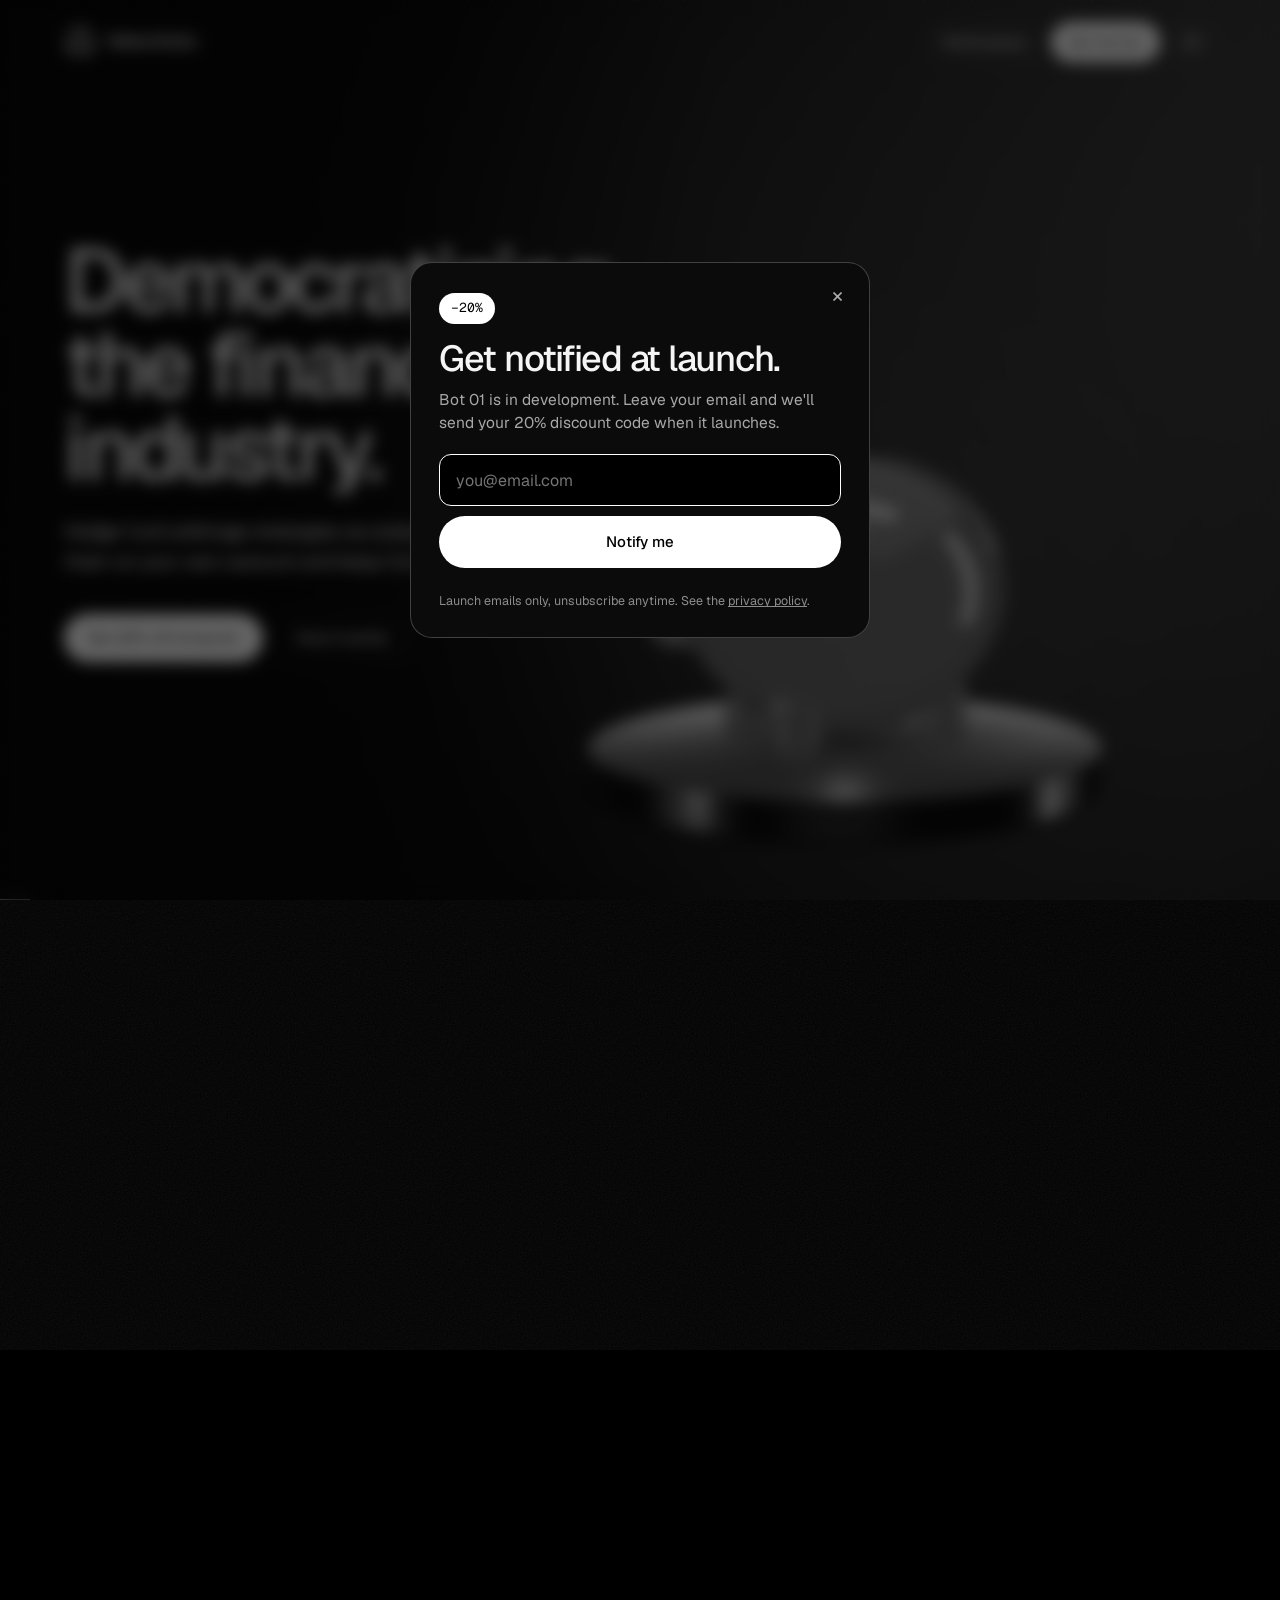
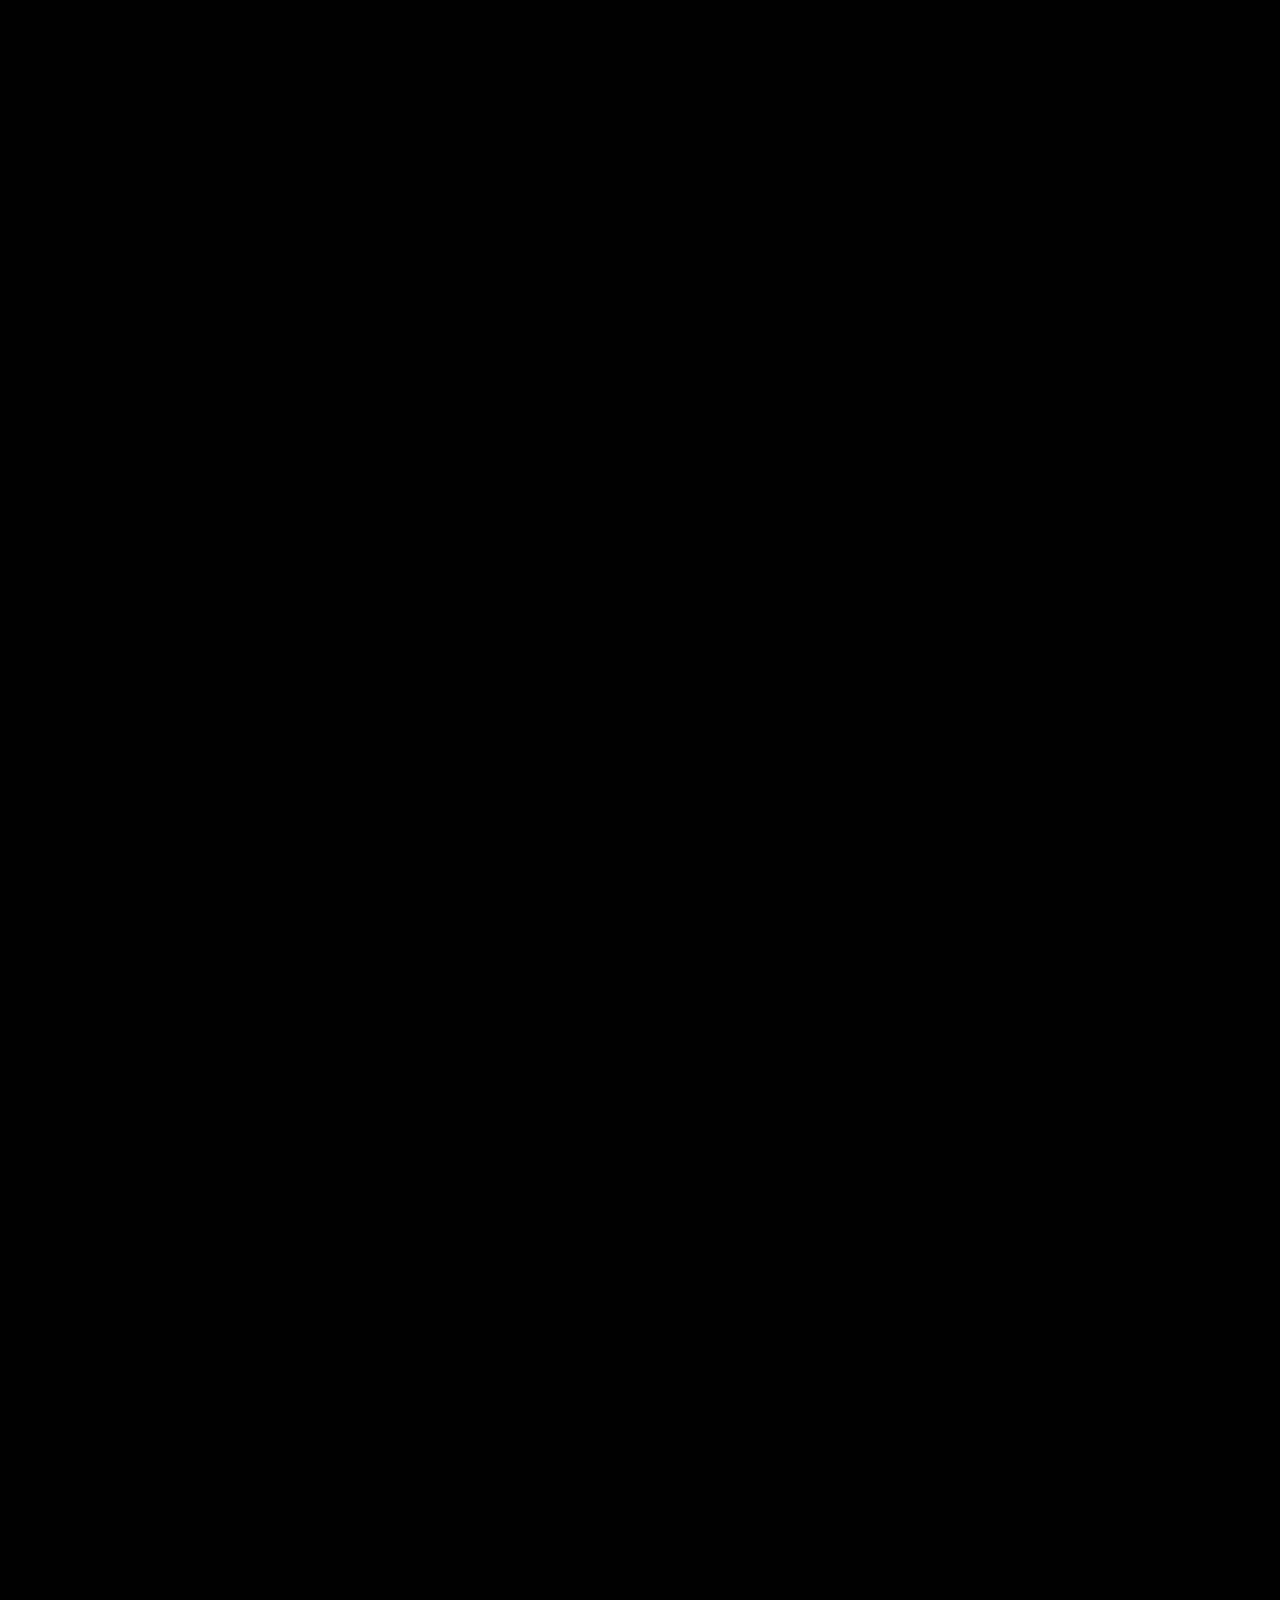
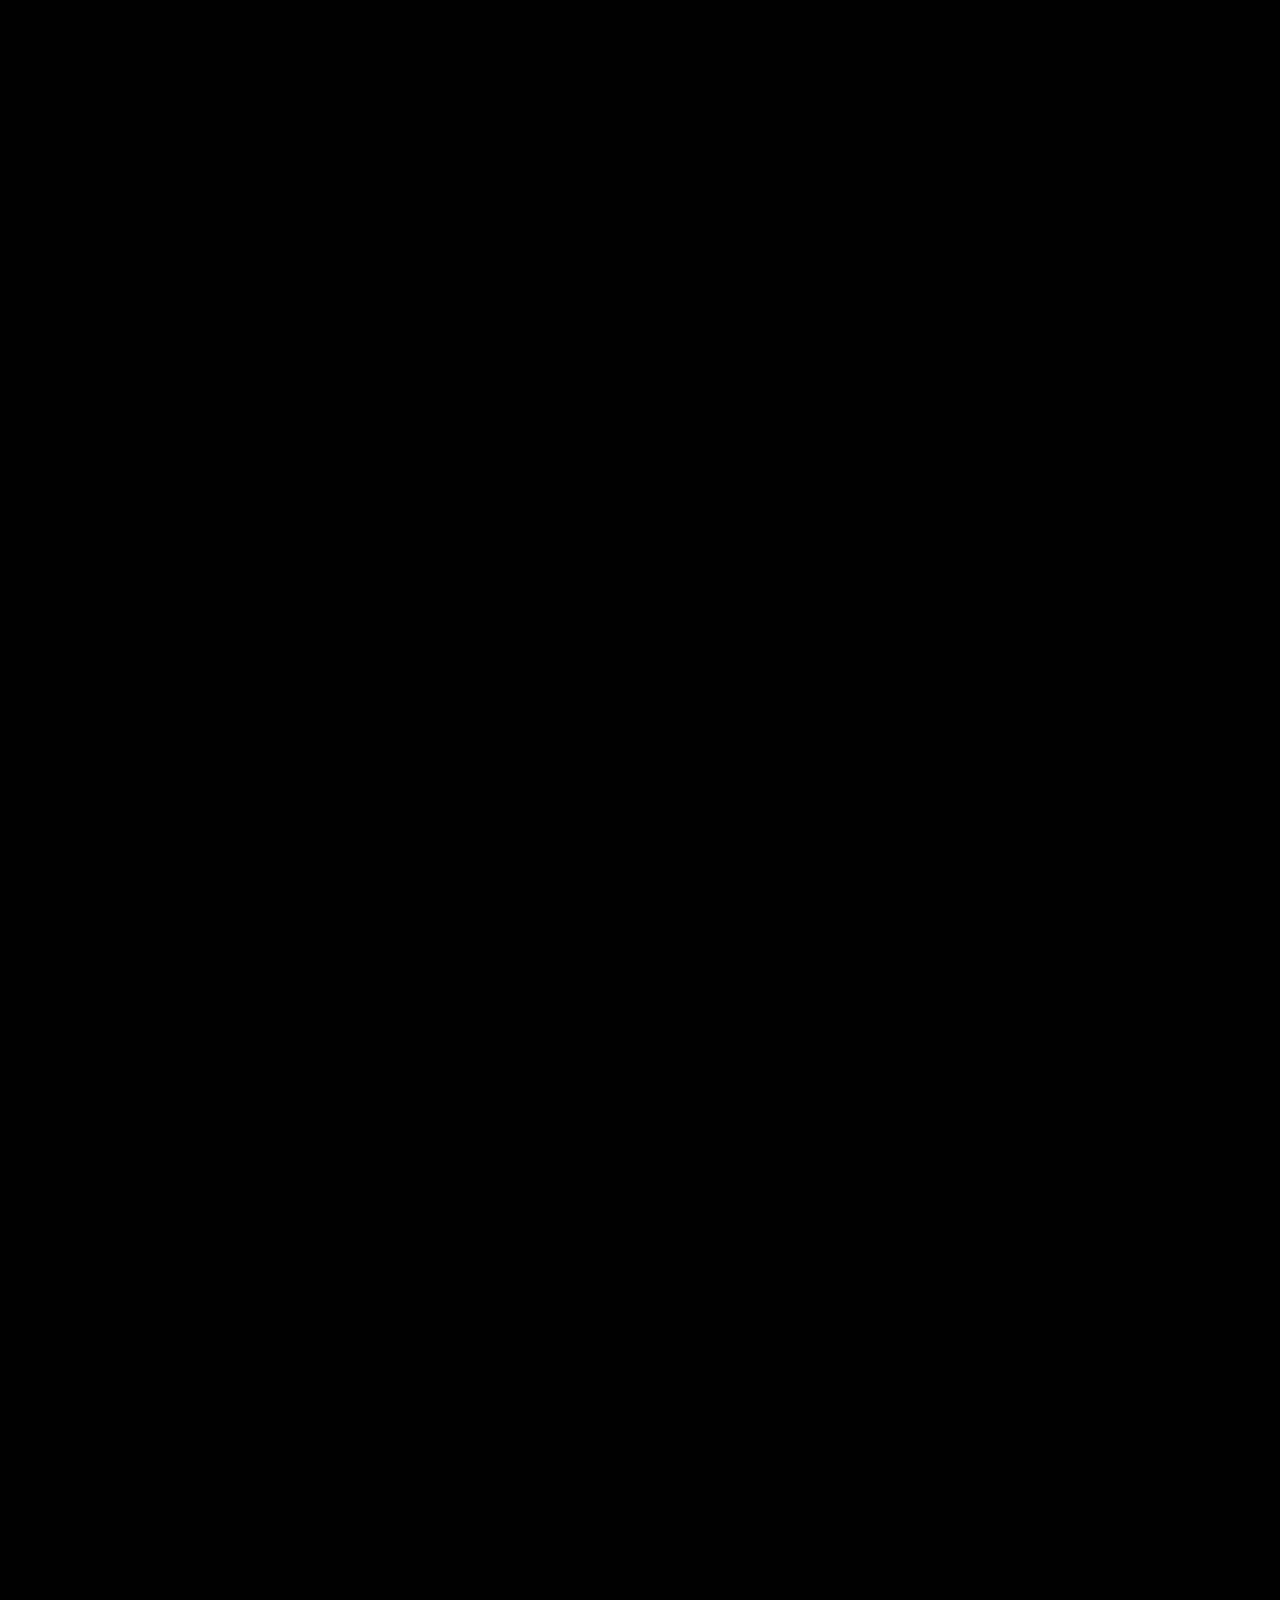
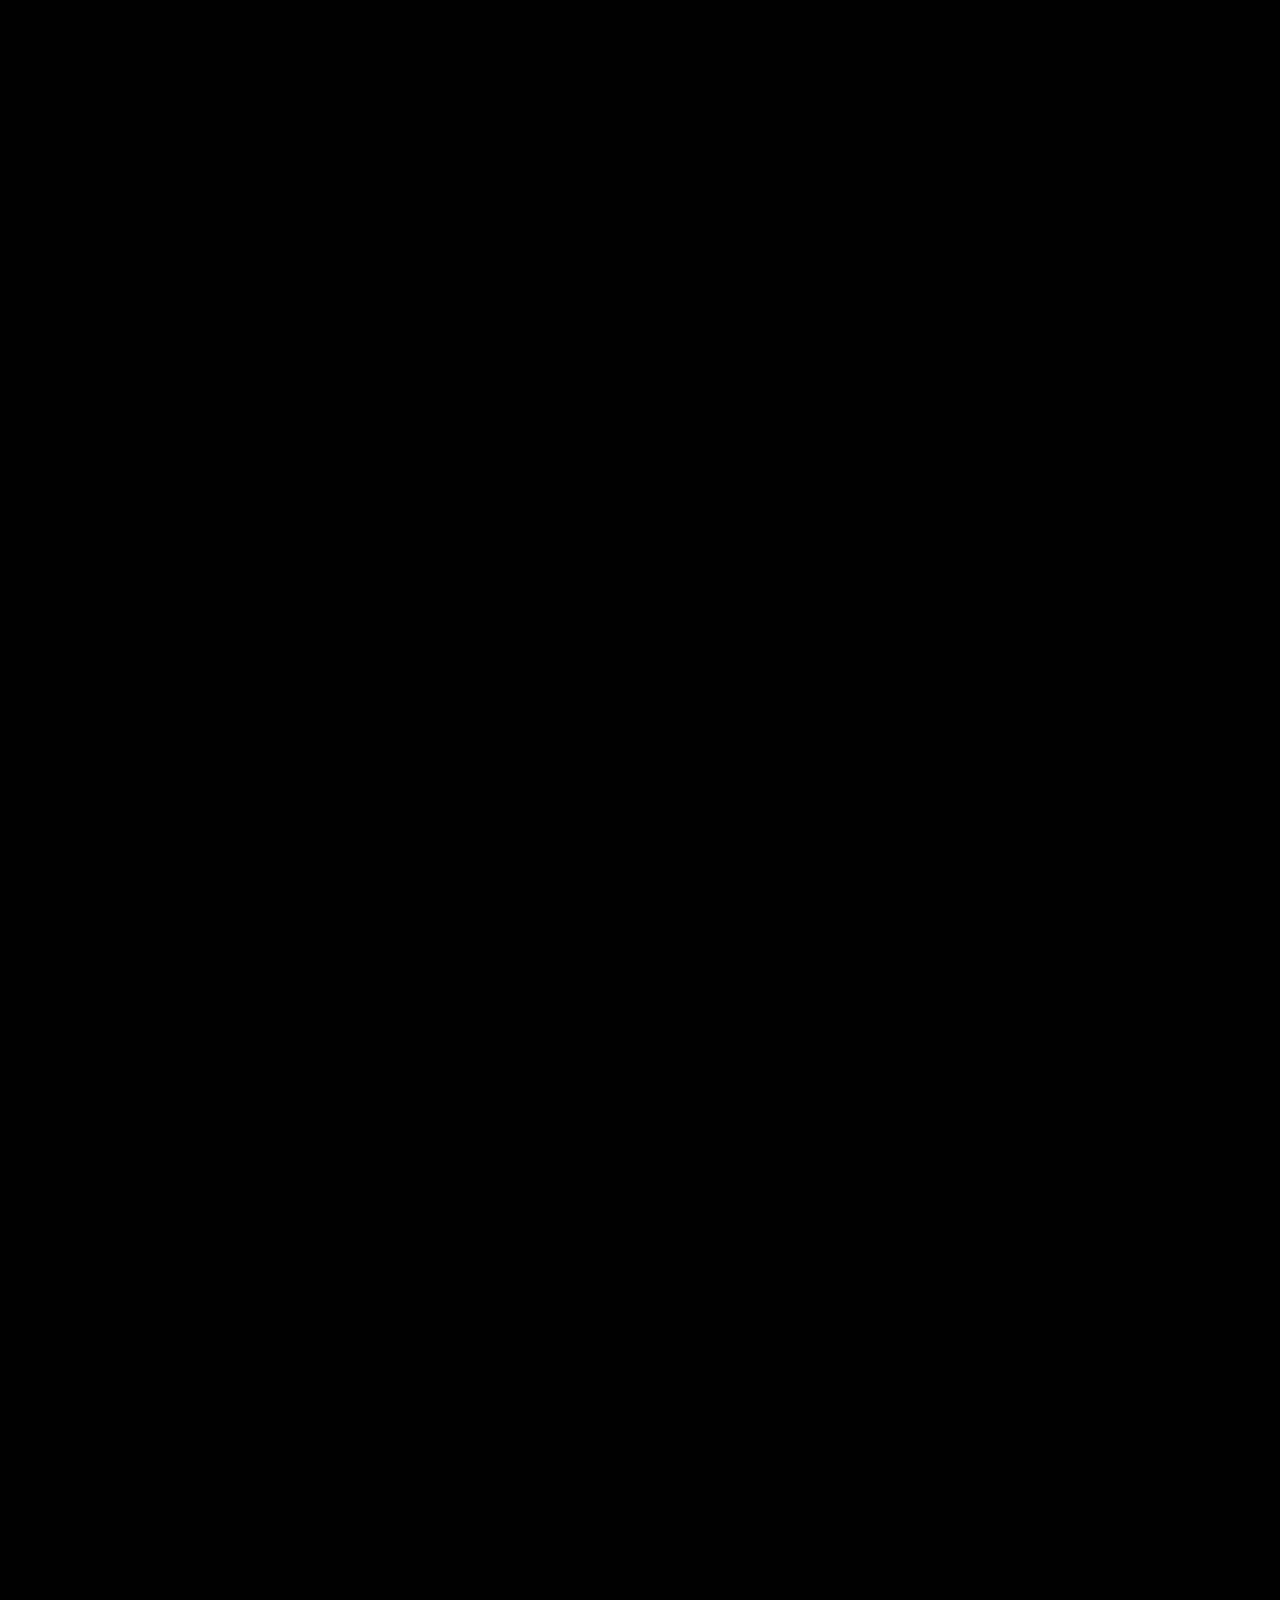
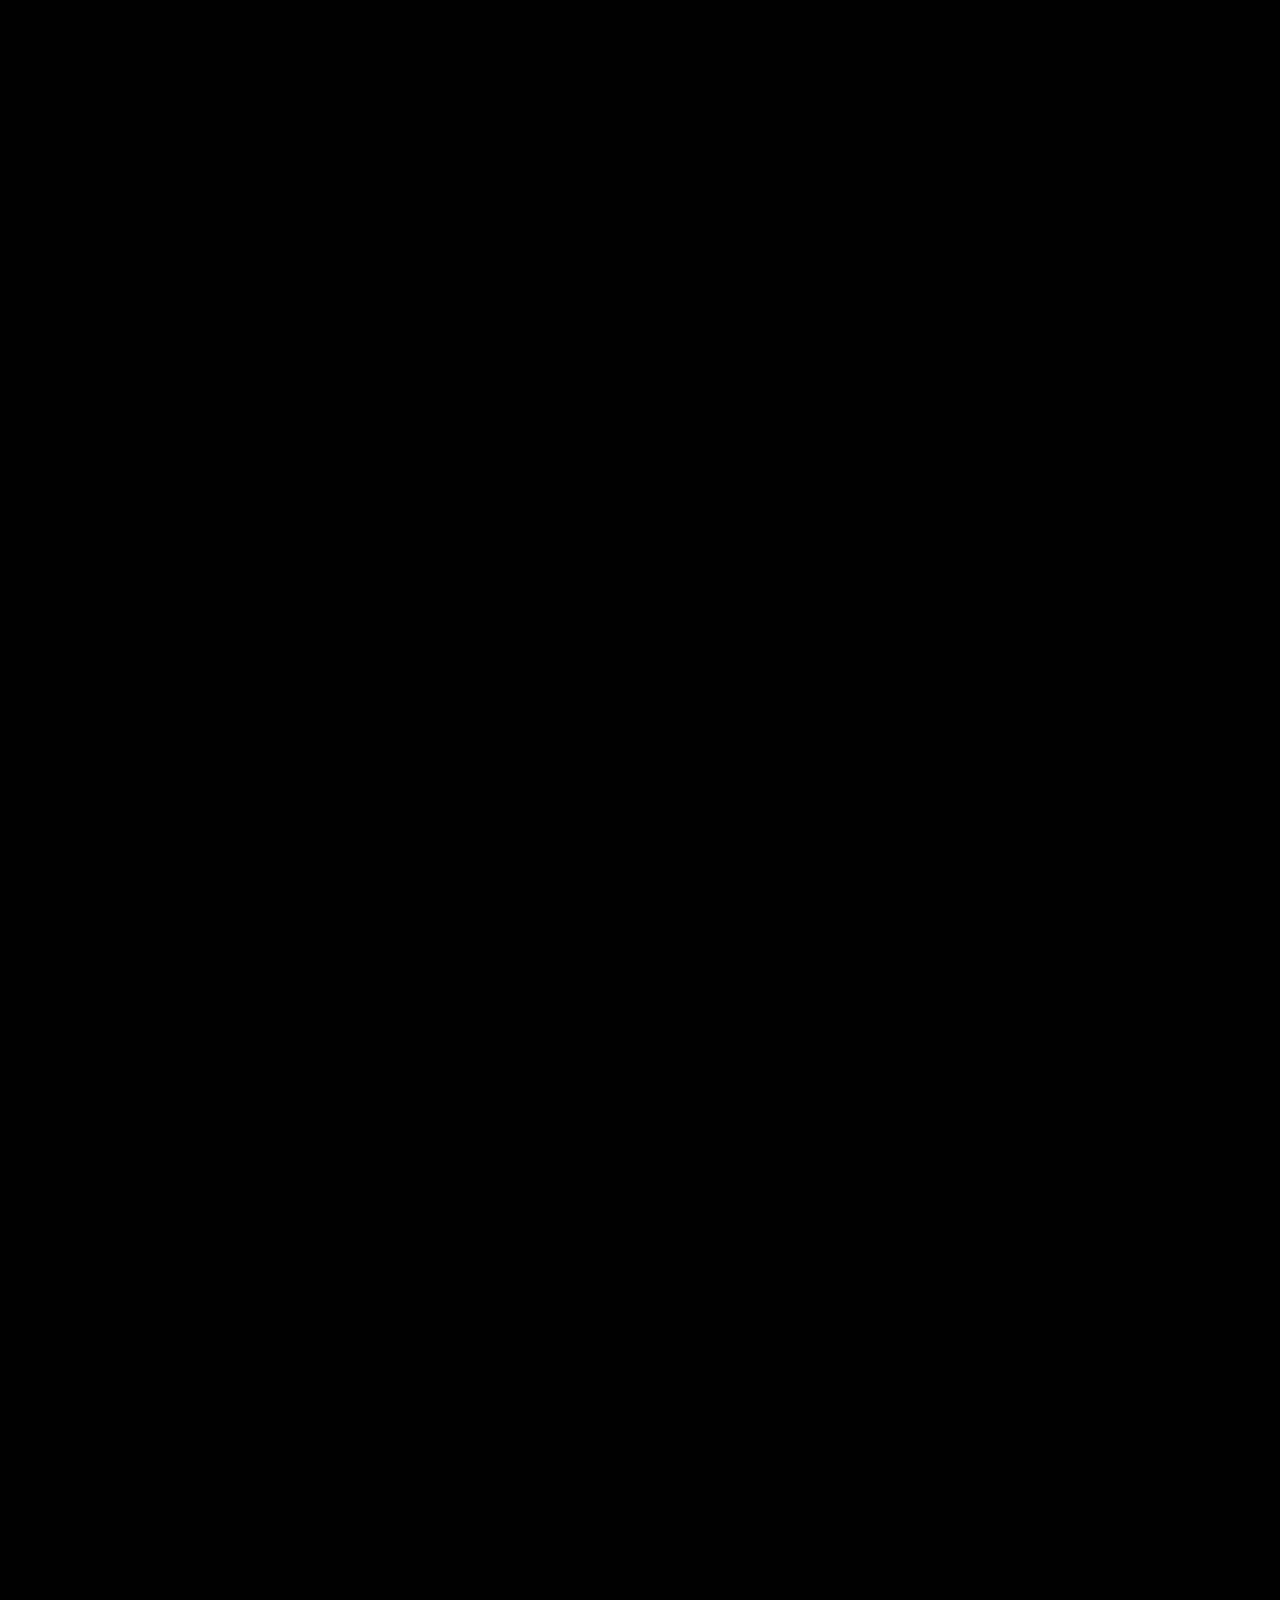
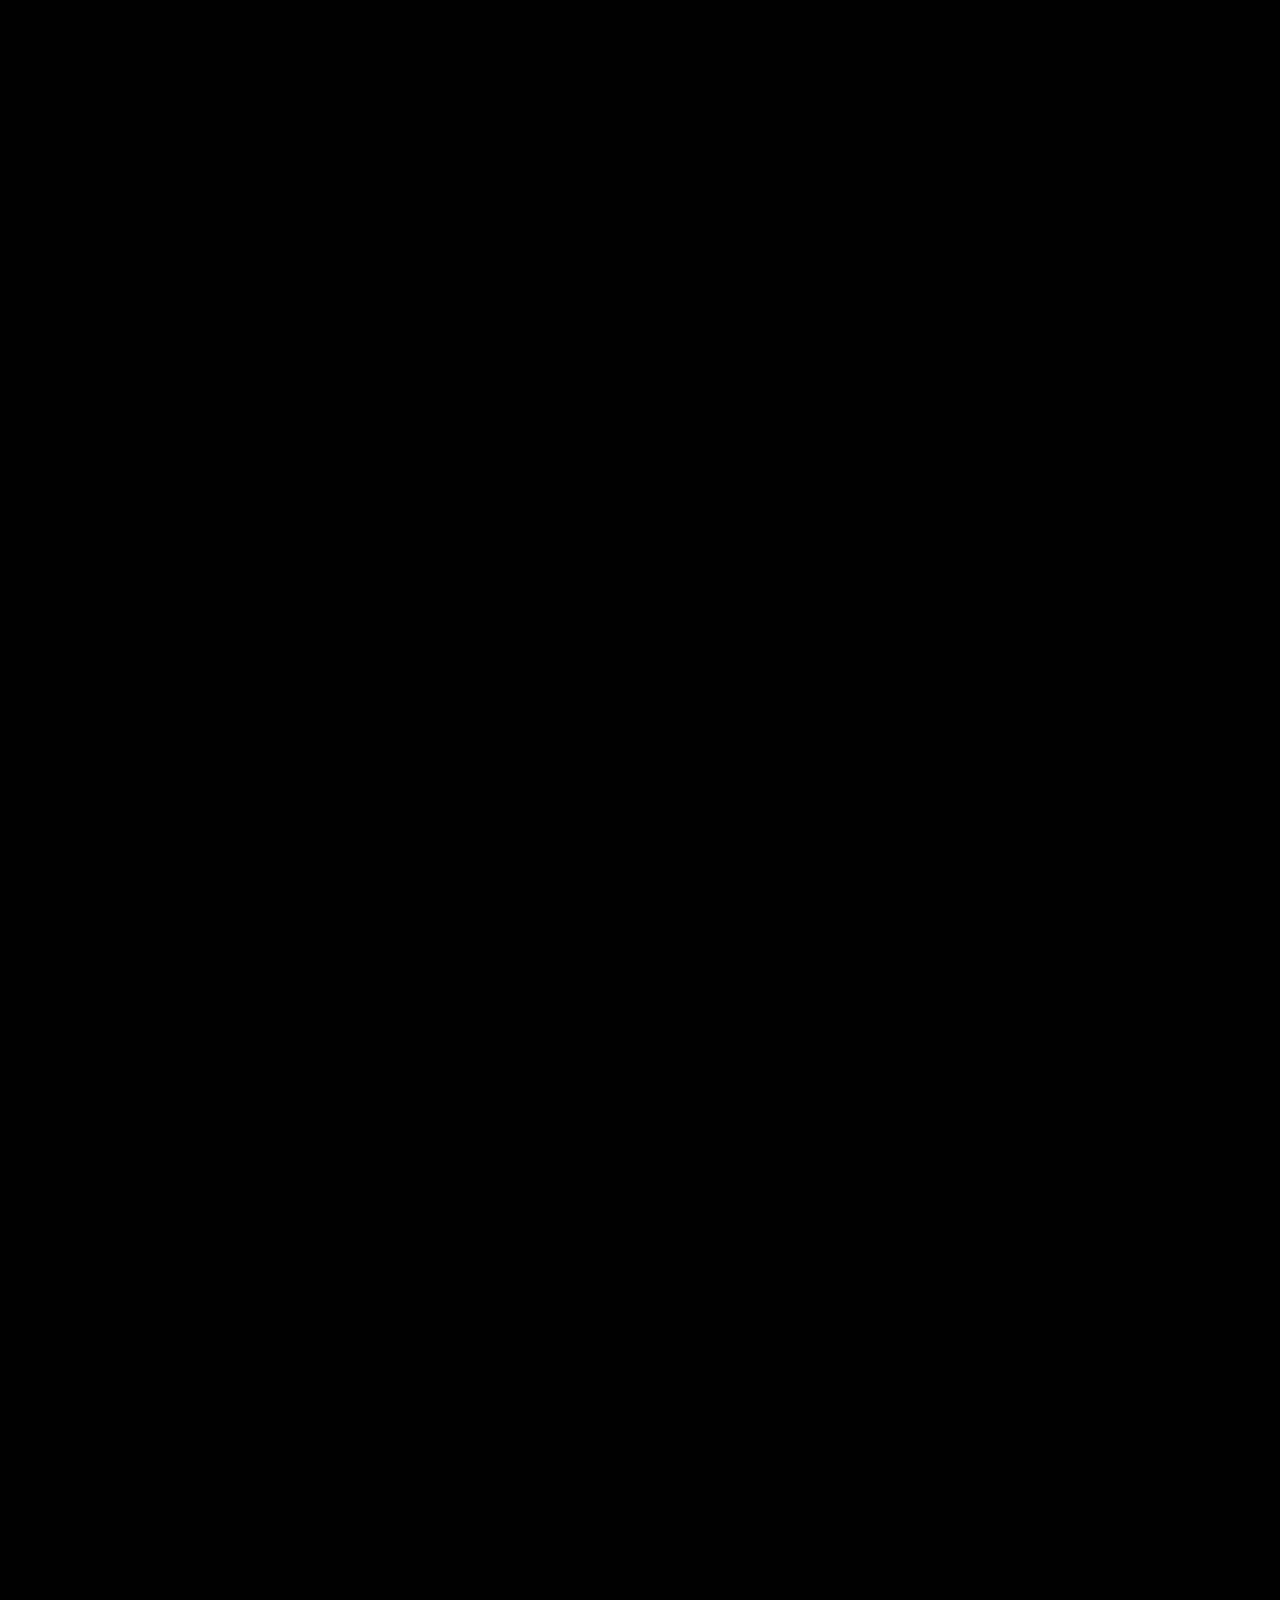
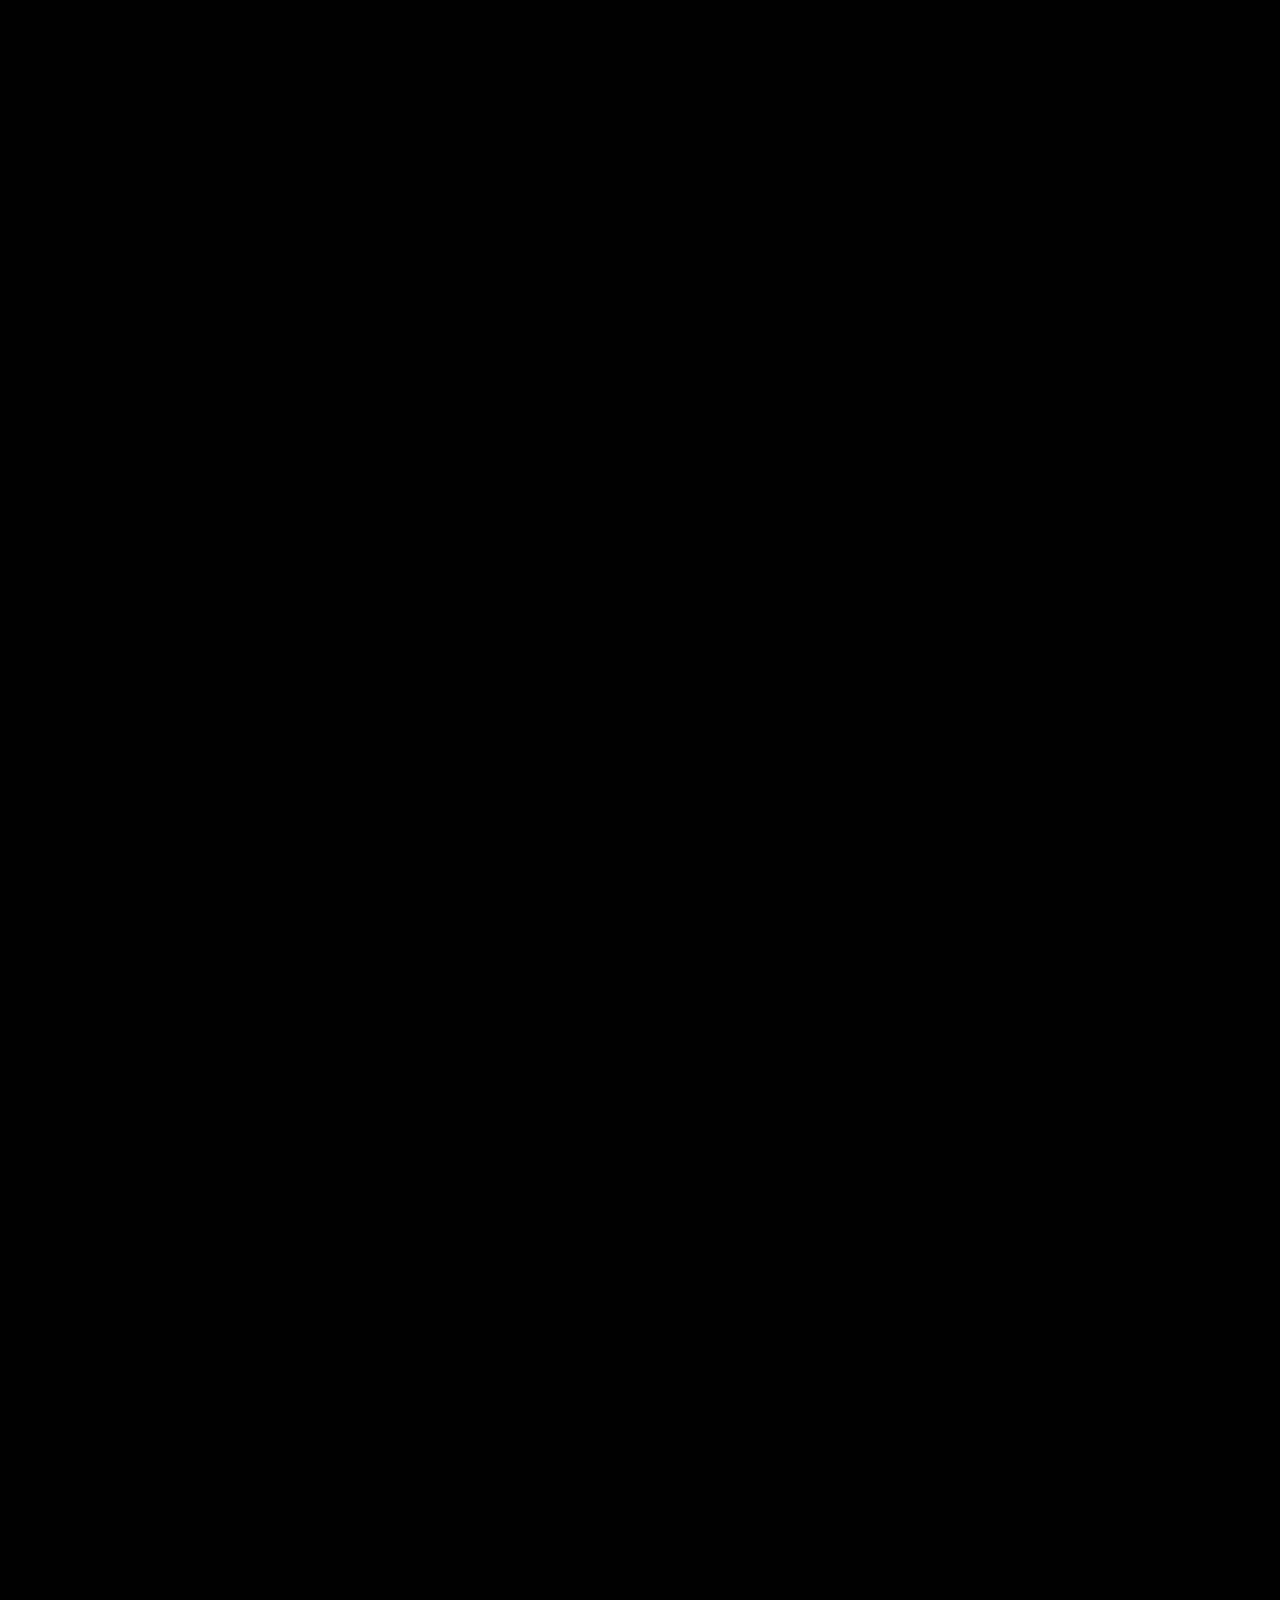
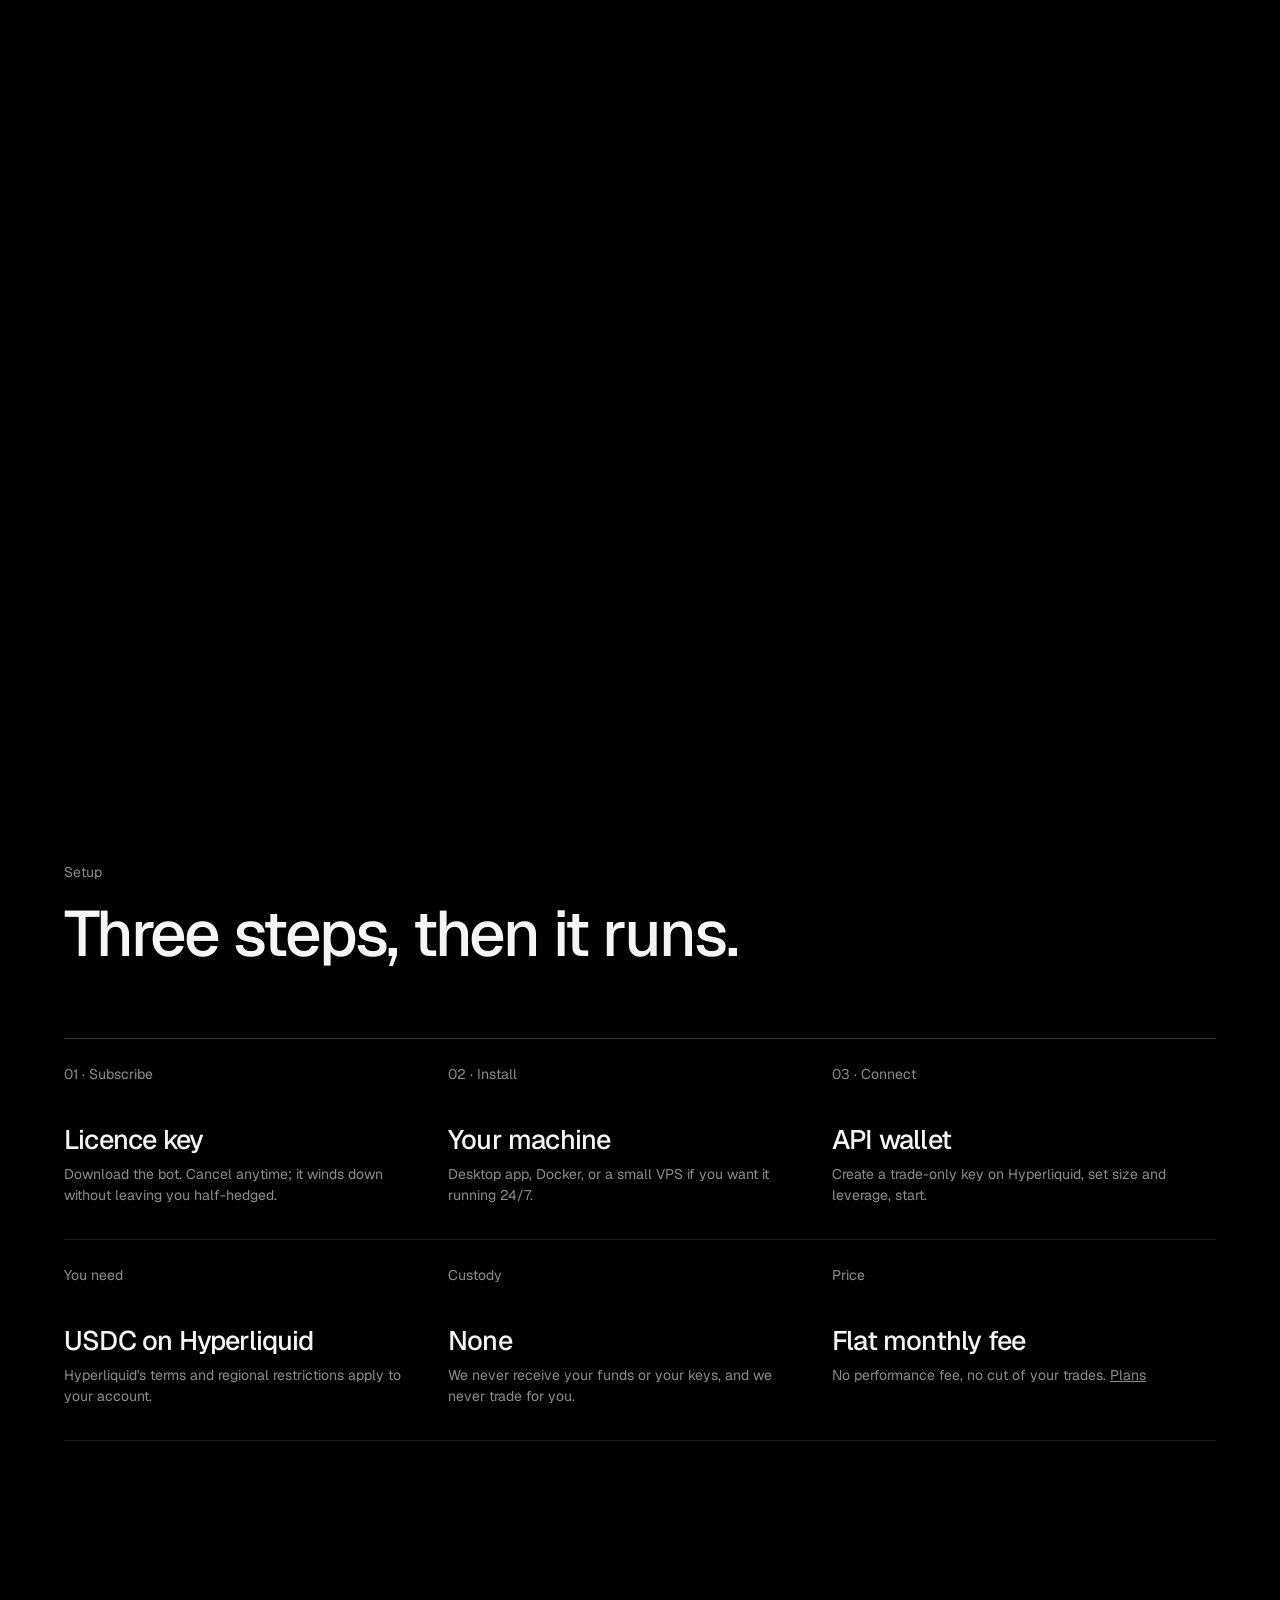
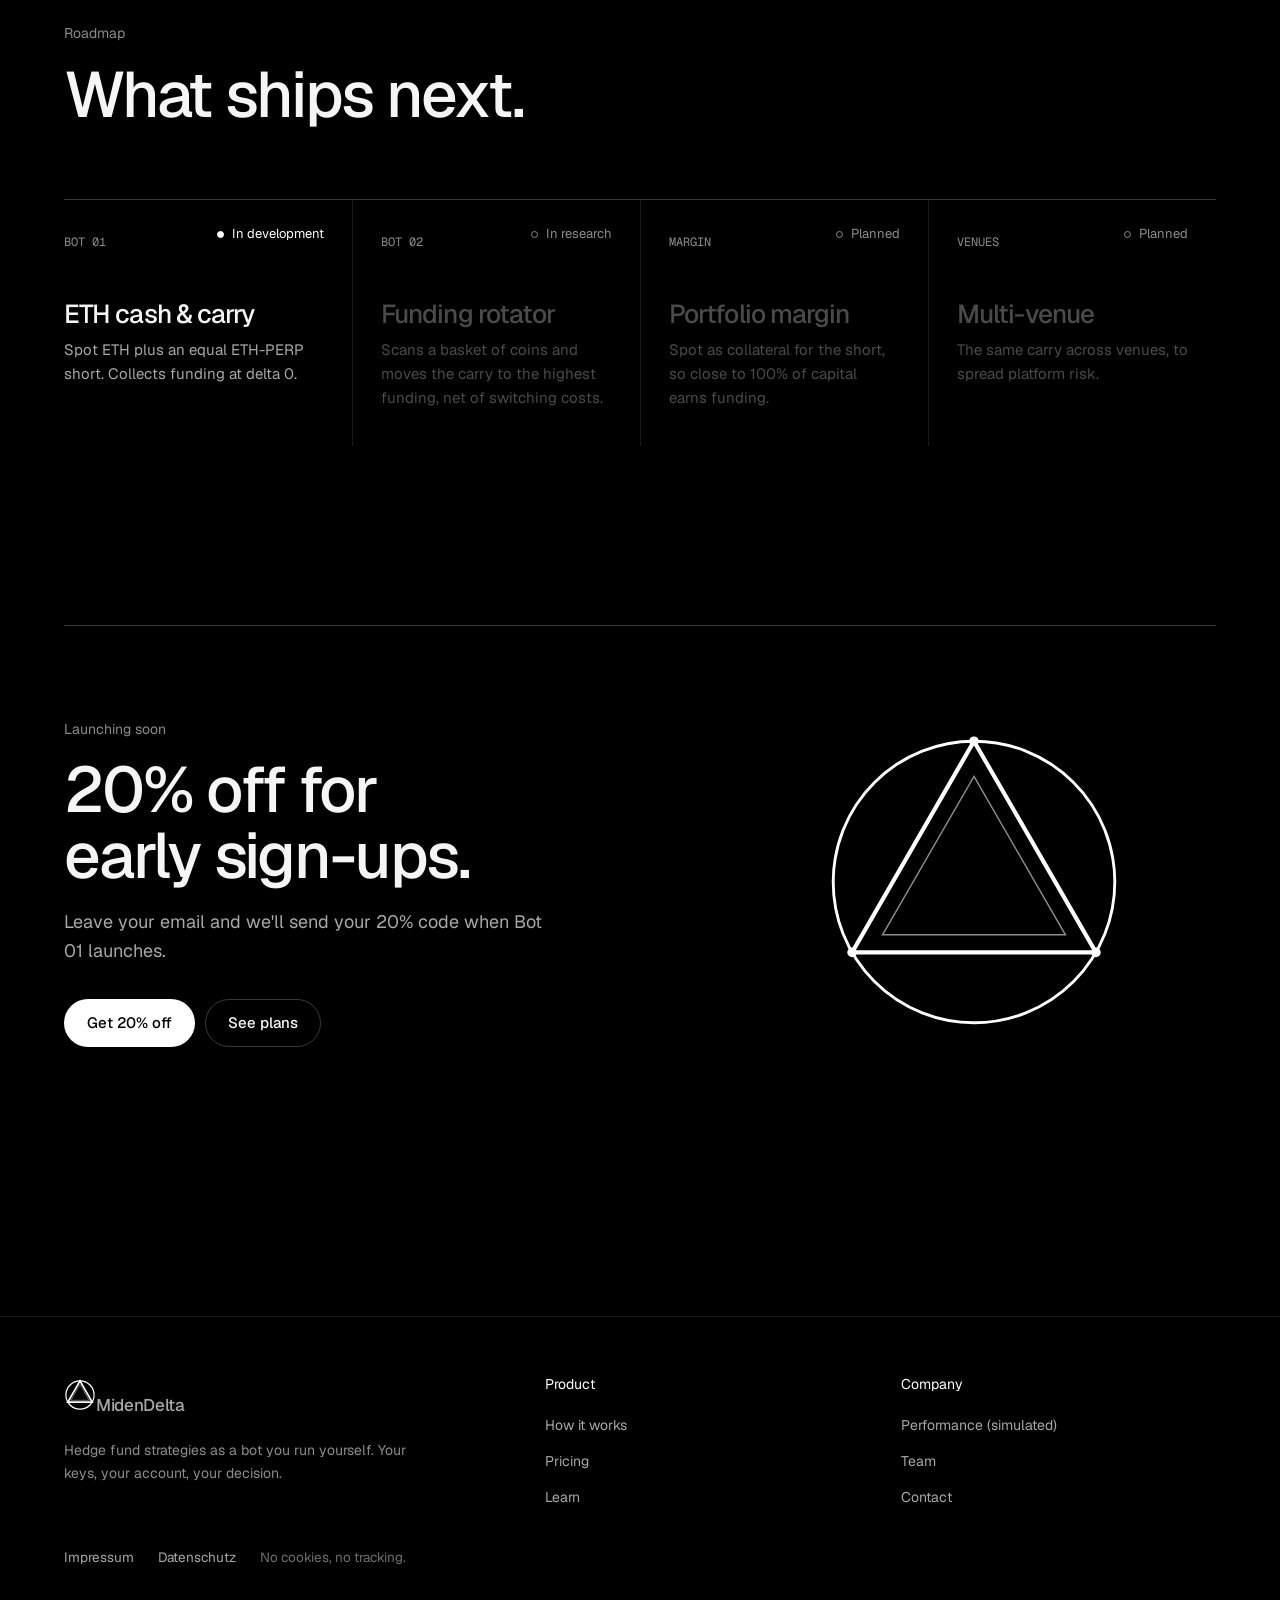
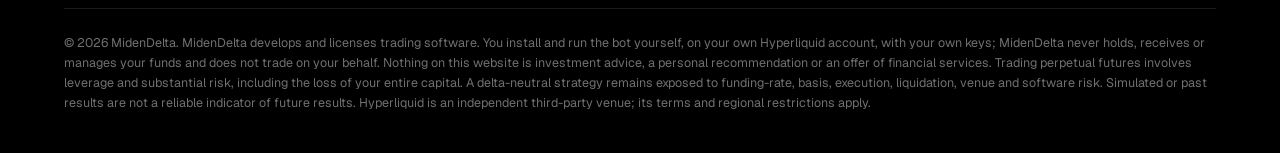
<file: site/index.html>
<!doctype html>
<html lang="en">
<head>
  <meta charset="utf-8" />
  <meta name="viewport" content="width=device-width, initial-scale=1, viewport-fit=cover" />
  <title>MidenDelta: Democratizing the financial industry</title>
  <meta name="description" content="Hedge fund arbitrage strategies as subscription bots you deploy on your own account. Bot 01: a delta-neutral ETH cash and carry on Hyperliquid. 20% off for early sign-ups."  />
  <meta name="theme-color" content="#000000" />
  <meta property="og:title" content="MidenDelta: Democratizing the financial industry" />
  <meta property="og:description" content="Hedge fund arbitrage strategies as subscription bots. Deploy them on your own account and keep full control. 20% off for early sign-ups." />
  <link rel="icon" href="data:image/svg+xml,%3Csvg xmlns='http://www.w3.org/2000/svg' viewBox='-50 -50 100 100'%3E%3Ccircle r='44' fill='none' stroke='%23a0a0a0' stroke-width='6'/%3E%3Cpath d='M0,-44 L38.105,22 L-38.105,22 Z' fill='none' stroke='%23a0a0a0' stroke-width='7' stroke-linejoin='miter'/%3E%3C/svg%3E" />
  <link rel="stylesheet" href="assets/css/fonts.css" />
  <link rel="stylesheet" href="assets/css/site.css" />
  <script type="importmap">
  {
    "imports": {
      "three": "./assets/vendor/three.module.min.js",
      "lenis": "./assets/vendor/lenis.mjs"
    }
  }
  </script>
</head>
<body>
<main id="main">
  <section class="story" id="story" aria-label="How the bot works">
    <div class="story-stage">
      <div class="stage-fallback" aria-hidden="true" data-logo></div>
      <canvas id="scene" aria-hidden="true"></canvas>
      <div class="stage-vignette" aria-hidden="true"></div>

      <div class="steps">
        <div class="step step-hero" data-in="-1" data-out="0.45">
          <h1>Democratizing the financial industry.</h1>
          <p class="hero-claim">Hedge fund arbitrage strategies as subscription bots. Deploy them on your own account and keep full control.</p>
          <div class="hero-actions">
            <button type="button" class="btn btn-primary" data-notify>Get 20% off at launch</button>
            <a class="btn btn-ghost" href="#how">How it works</a>
          </div>
        </div>

        <div class="step" data-in="0.75" data-out="1.45">
          <span class="eyebrow"><b>01</b>Your account</span>
          <h2>Funds stay in your Hyperliquid account.</h2>
          <p>The bot connects with an API wallet. It can place orders. It cannot withdraw.</p>
        </div>

        <div class="step" data-in="2.1" data-out="2.95">
          <span class="eyebrow"><b>02</b>Long spot</span>
          <h2>The bot buys spot ETH.</h2>
          <p>75% of your capital goes into spot ETH. Exposure: <span class="mono">Δ +1</span>.</p>
        </div>

        <div class="step" data-in="3.1" data-out="3.95">
          <span class="eyebrow"><b>03</b>Short perp</span>
          <h2>Then it shorts the same amount of ETH-PERP.</h2>
          <p>The other 25% is margin for the short, at most 3×. Exposure: <span class="mono">Δ −1</span>. Net: <span class="mono">0</span>.</p>
        </div>

        <div class="step" data-in="4.1" data-out="5.15">
          <span class="eyebrow"><b>04</b>Delta 0</span>
          <h2>ETH moves. Your position doesn't.</h2>
          <p>The spot leg gains what the short loses, and the other way round.</p>
          <dl class="ticker" aria-live="off">
            <div><dt>ETH price</dt><dd id="tk-price">$2,500</dd></div>
            <div><dt>Net delta</dt><dd class="mono">0.00</dd></div>
            <div><dt>Spot leg</dt><dd id="tk-spot">+$0</dd></div>
            <div><dt>Perp leg</dt><dd id="tk-perp">−$0</dd></div>
          </dl>
        </div>

        <div class="step" data-in="5.25" data-out="6.1">
          <span class="eyebrow"><b>05</b>Collect the carry</span>
          <h2>Get paid to hold the hedge.</h2>
          <p>Perpetual futures pay a <strong>funding rate</strong>. When the market leans long, longs pay shorts. Your short collects that payment every hour, straight into your account. Funding varies and can turn negative.</p>
          <div class="chips"><span class="chip long">Funding → your account</span><span class="chip">Paid hourly</span></div>
        </div>

        <div class="step" data-in="6.2" data-out="7.05">
          <span class="eyebrow"><b>06</b>Automated</span>
          <h2>The bot keeps it at zero.</h2>
          <p>It watches price, delta and margin around the clock. When ETH moves and the hedge drifts more than 2%, it adjusts the short with limit orders until delta is back at zero.</p>
          <p>When a rally eats into the short's margin, it sells part of the spot gain and moves it over. No manual steps.</p>
          <div class="chips"><span class="chip">24/7</span><span class="chip">±2% band</span><span class="chip">Maker orders</span></div>
        </div>
      </div>

      <div class="spec" aria-label="Specifications">
        <figure class="spec-chart" data-in="7.45" data-out="99">
          <canvas id="chart" role="img" aria-label="ETH price candles from May 2023 to September 2026 with the simulated value of a delta-neutral position, which rises steadily while ETH swings"></canvas>
          <figcaption>ETH/USD 3-day candles, Hyperliquid, May 2023 – Sep 2026. Position value simulated at 3×, before fees. Not a track record.</figcaption>
        </figure>
        <div class="spec-col">
          <div class="spec-head" data-in="7.75" data-out="99" data-blur>
            <span class="eyebrow"><b>07</b>Specifications</span>
            <h2>Bot 01, in numbers.</h2>
          </div>
          <ol class="spec-list">
            <li data-in="8.2" data-out="99" data-out-m="9.15" data-blur><span class="n">01</span><h3>Capital efficiency <span class="mono">0.75×</span></h3><p>At the 3× short cap, 75% of capital sits in spot and earns funding: <span class="mono">1 ÷ (1 + 1/3)</span>. The other 25% is margin for the short.</p></li>
            <li data-in="9.15" data-out="99" data-out-m="10.1" data-blur><span class="n">02</span><h3>Post-only limit orders</h3><p>Entries and rebalances go out as add-liquidity-only orders, so you pay maker fees: 0.015% on perps and 0.040% on spot instead of 0.045% and 0.070% (Hyperliquid base tier).</p></li>
            <li data-in="10.1" data-out="99" data-out-m="11.05" data-blur><span class="n">03</span><h3>Event-driven rebalancing</h3><p>No fixed schedule. The bot trades only when delta drifts outside a ±2% band or margin drops below its floor, so it doesn't pay fees to stand still.</p></li>
            <li data-in="11.05" data-out="99" data-blur><span class="n">04</span><h3>Liquidation distance <span class="mono">~31%</span></h3><p>At 3×, ETH has to rise about 31% before the short is liquidated. The bot moves spot gains into margin long before that.</p></li>
          </ol>
        </div>
      </div>

      <nav class="rail" id="rail" aria-label="Story chapters"></nav>
      <div class="scroll-cue" id="scroll-cue" aria-hidden="true"><i></i>Scroll to see how it works</div>
      <div class="progress-line" id="progress-line" aria-hidden="true"></div>
    </div>
  </section>

  <section class="section" id="how">
    <div class="wrap">
      <div class="section-head reveal">
        <span class="eyebrow">Setup</span>
        <h2>Three steps, then it runs.</h2>
      </div>
      <dl class="terms three reveal" data-delay="1">
        <div class="term"><dt>01 · Subscribe</dt><dd>Licence key<small>Download the bot. Cancel anytime; it winds down without leaving you half-hedged.</small></dd></div>
        <div class="term"><dt>02 · Install</dt><dd>Your machine<small>Desktop app, Docker, or a small VPS if you want it running 24/7.</small></dd></div>
        <div class="term"><dt>03 · Connect</dt><dd>API wallet<small>Create a trade-only key on Hyperliquid, set size and leverage, start.</small></dd></div>
        <div class="term"><dt>You need</dt><dd>USDC on Hyperliquid<small>Hyperliquid's terms and regional restrictions apply to your account.</small></dd></div>
        <div class="term"><dt>Custody</dt><dd>None<small>We never receive your funds or your keys, and we never trade for you.</small></dd></div>
        <div class="term"><dt>Price</dt><dd>Flat monthly fee<small>No performance fee, no cut of your trades. <a href="pricing.html">Plans</a></small></dd></div>
      </dl>
    </div>
  </section>

  <section class="section" style="padding-top:0">
    <div class="wrap">
      <div class="section-head reveal">
        <span class="eyebrow">Roadmap</span>
        <h2>What ships next.</h2>
      </div>
      <div class="roadmap">
        <article class="road reveal" data-delay="1"><span class="status live">In development</span><span class="idx">BOT 01</span><h3>ETH cash &amp; carry</h3><p>Spot ETH plus an equal ETH-PERP short. Collects funding at delta 0.</p></article>
        <article class="road reveal locked" data-delay="2"><span class="status">In research</span><span class="idx">BOT 02</span><h3>Funding rotator</h3><p>Scans a basket of coins and moves the carry to the highest funding, net of switching costs.</p></article>
        <article class="road reveal locked" data-delay="3"><span class="status">Planned</span><span class="idx">MARGIN</span><h3>Portfolio margin</h3><p>Spot as collateral for the short, so close to 100% of capital earns funding.</p></article>
        <article class="road reveal locked" data-delay="3"><span class="status">Planned</span><span class="idx">VENUES</span><h3>Multi-venue</h3><p>The same carry across venues, to spread platform risk.</p></article>
      </div>
    </div>
  </section>

  <section class="section" style="padding-top:0">
    <div class="wrap">
      <div class="cta-band reveal">
        <div>
          <span class="eyebrow">Launching soon</span>
          <h2>20% off for early sign-ups.</h2>
          <p>Leave your email and we'll send your 20% code when Bot 01 launches.</p>
          <div class="actions">
            <button type="button" class="btn btn-primary" data-notify>Get 20% off</button>
            <a class="btn btn-ghost" href="pricing.html">See plans</a>
          </div>
        </div>
        <div class="cta-mark" data-logo role="img" aria-label="MidenDelta mark: a delta inside a circle"></div>
      </div>
    </div>
  </section>
</main>

<script type="module" src="assets/js/home.js"></script>
</body>
</html>
</file>
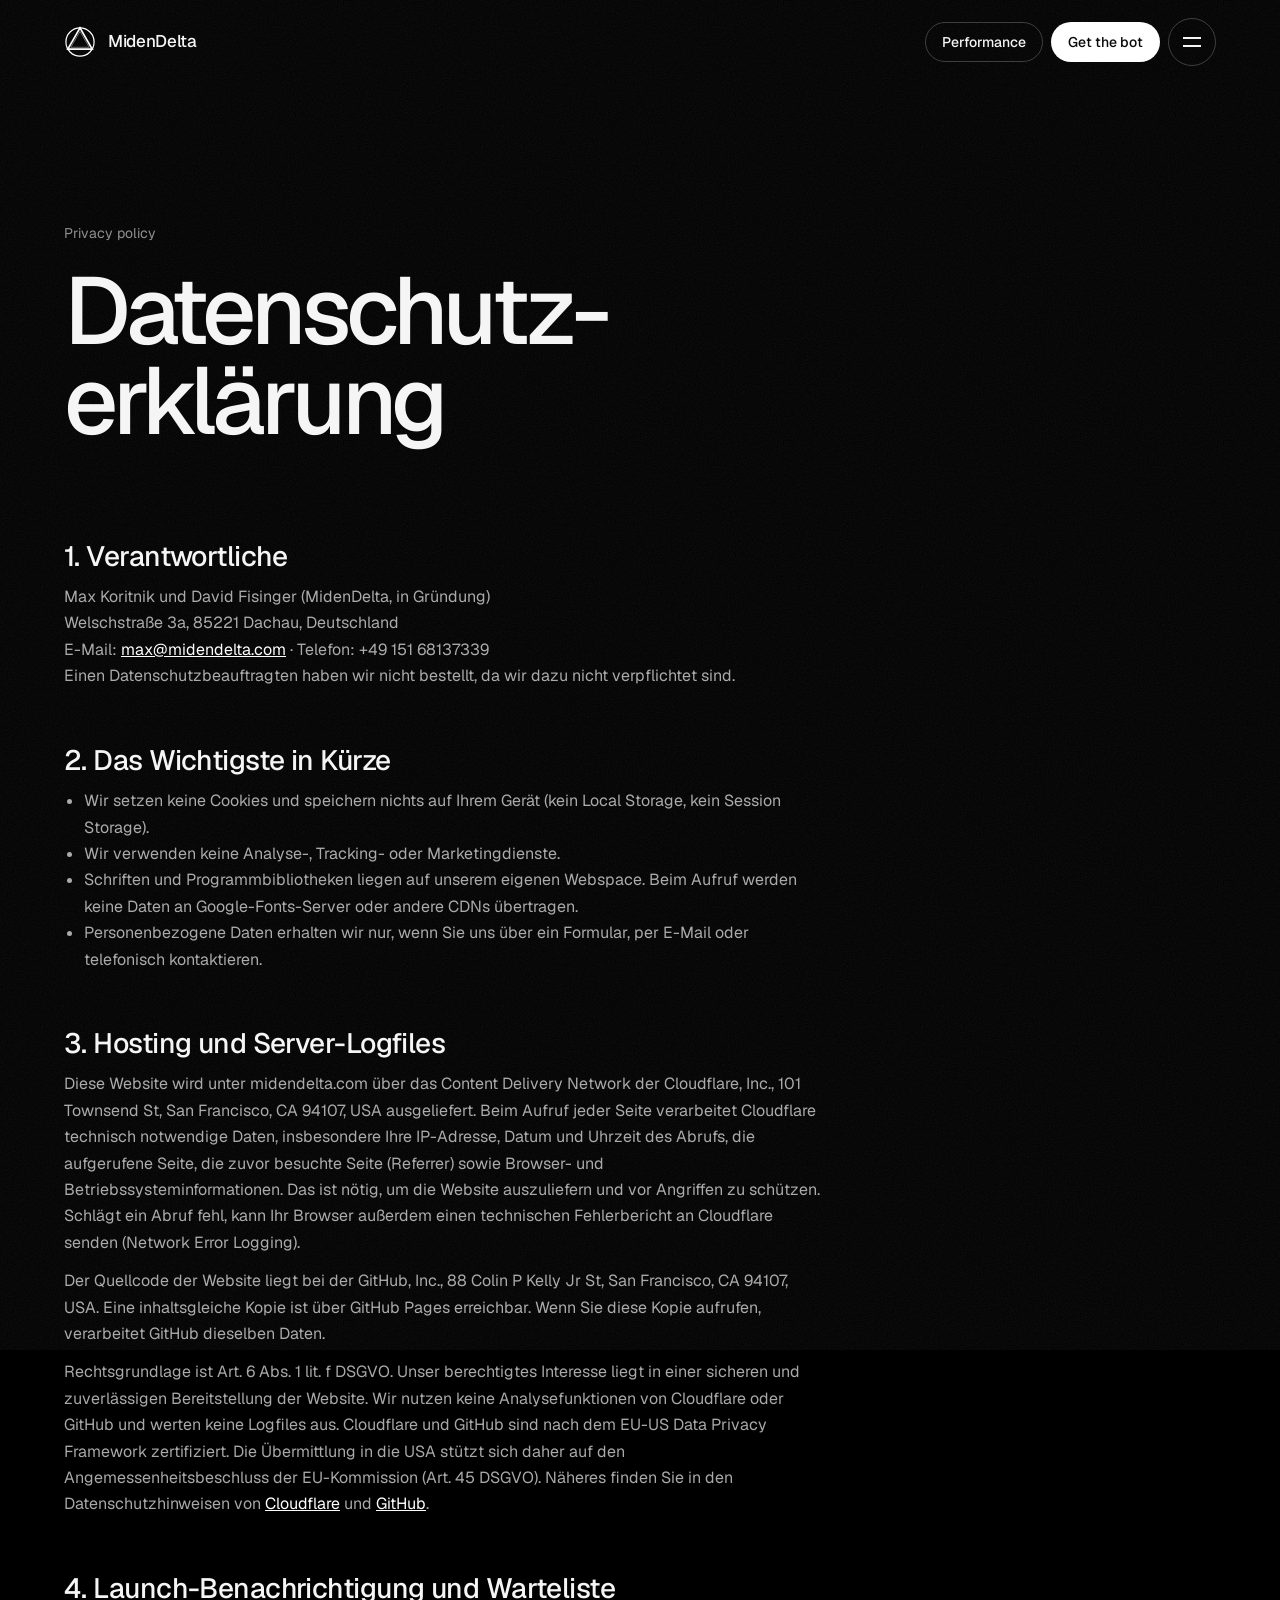
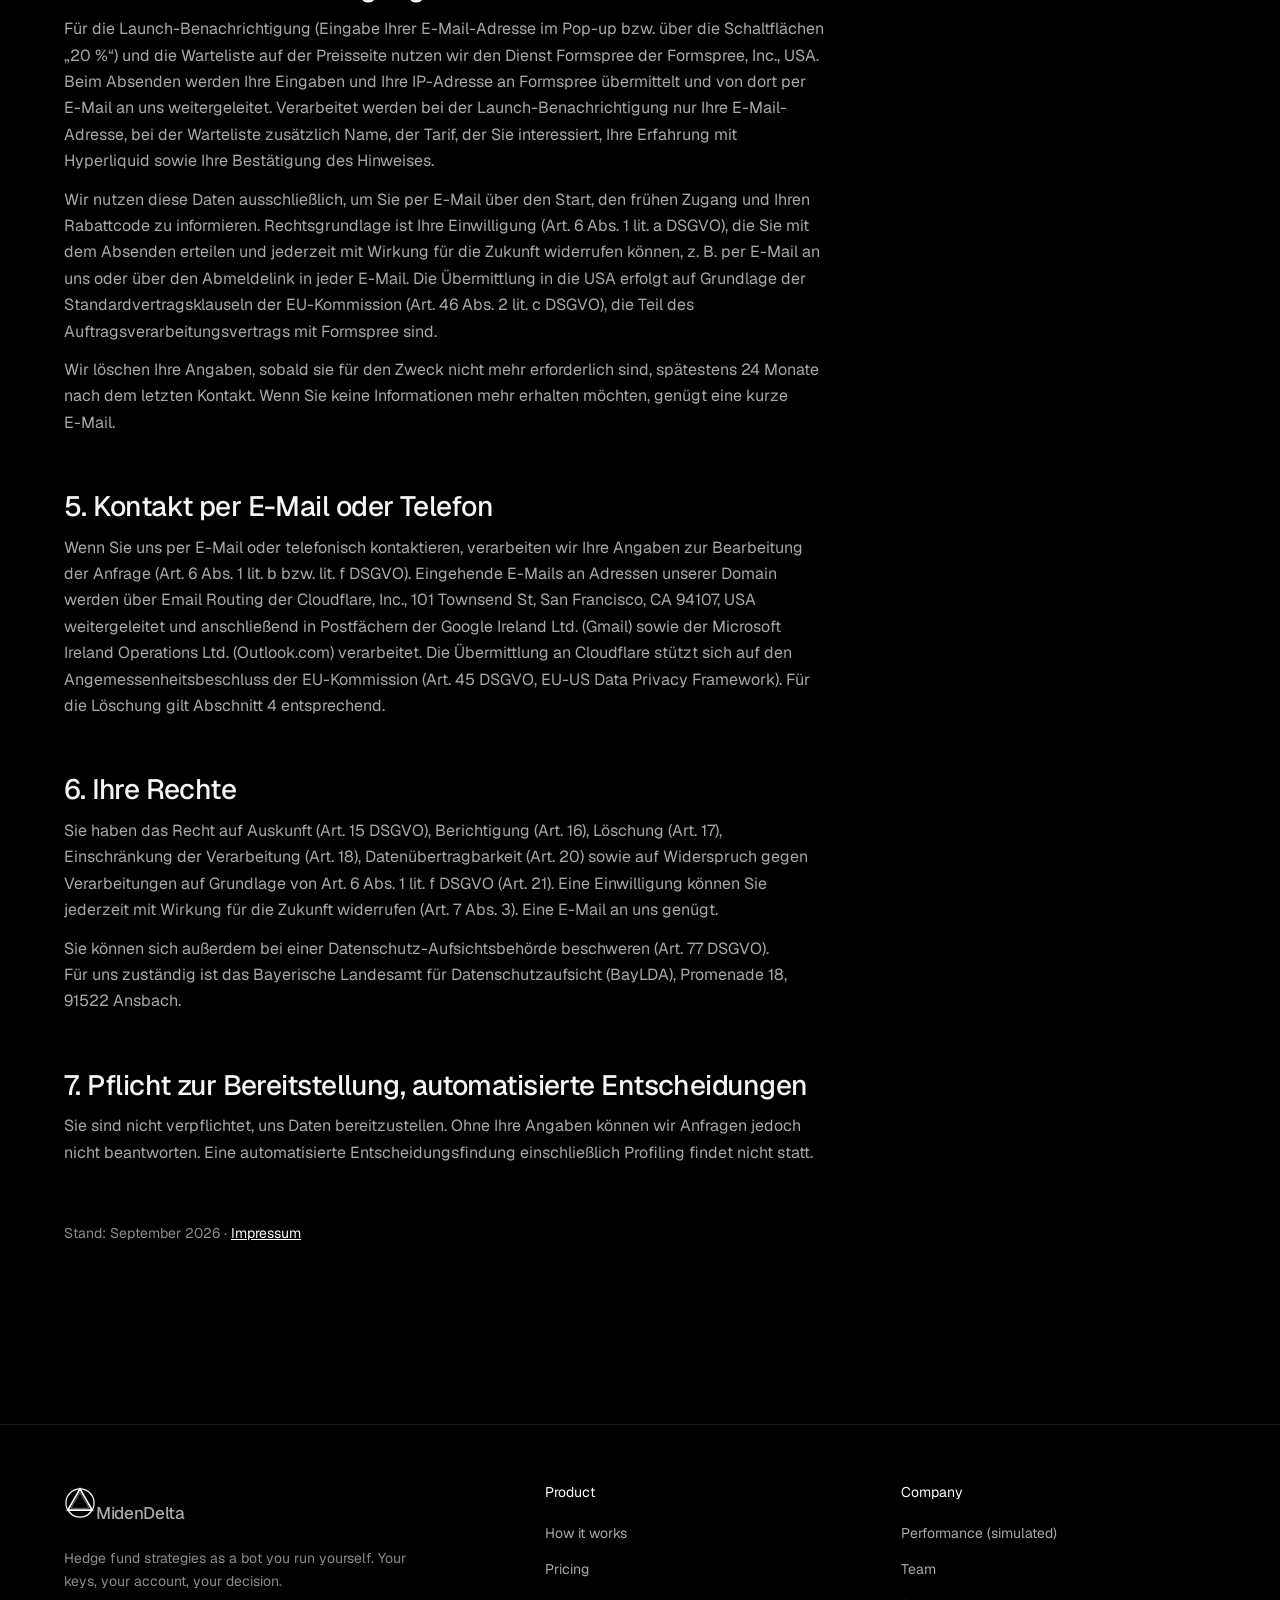
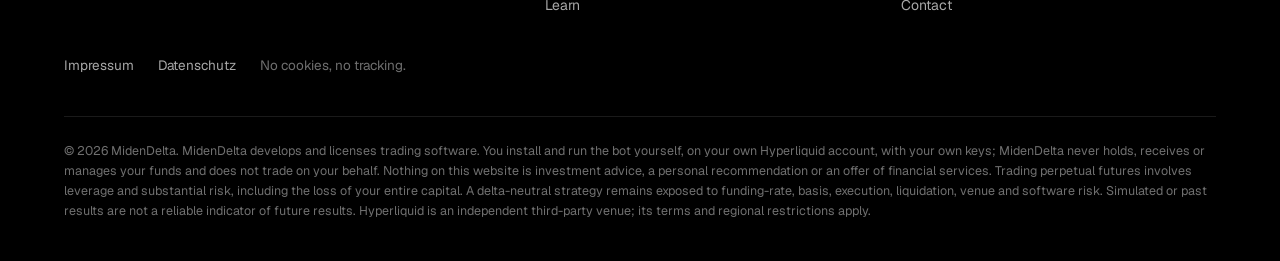
<file: site/datenschutz.html>
<!doctype html>
<html lang="de">
<head>
  <meta charset="utf-8" />
  <meta name="viewport" content="width=device-width, initial-scale=1, viewport-fit=cover" />
  <title>Datenschutz · MidenDelta</title>
  <meta name="description" content="Datenschutzerklärung von MidenDelta (in Gründung)." />
  <meta name="theme-color" content="#000000" />
  <meta name="robots" content="noindex" />
  <link rel="icon" href="data:image/svg+xml,%3Csvg xmlns='http://www.w3.org/2000/svg' viewBox='-50 -50 100 100'%3E%3Ccircle r='44' fill='none' stroke='%23a0a0a0' stroke-width='6'/%3E%3Cpath d='M0,-44 L38.105,22 L-38.105,22 Z' fill='none' stroke='%23a0a0a0' stroke-width='7' stroke-linejoin='miter'/%3E%3C/svg%3E" />
  <link rel="stylesheet" href="assets/css/fonts.css" />
  <link rel="stylesheet" href="assets/css/site.css" />
  <script type="importmap">{ "imports": { "lenis": "./assets/vendor/lenis.mjs" } }</script>
</head>
<body>
<main id="main">
  <section class="page-hero">
    <div class="wrap">
      <span class="eyebrow">Privacy policy</span>
      <h1>Datenschutz&shy;erklärung</h1>
    </div>
  </section>

  <section class="section" style="padding-top:0">
    <div class="wrap legal">
      <h2>1. Verantwortliche</h2>
      <address>
        Max Koritnik und David Fisinger (MidenDelta, in Gründung)<br />
        Welschstraße 3a, 85221 Dachau, Deutschland<br />
        E-Mail: <a href="mailto:max@midendelta.com">max@midendelta.com</a> · Telefon: +49 151 68137339
      </address>
      <p>Einen Datenschutzbeauftragten haben wir nicht bestellt, da wir dazu nicht verpflichtet sind.</p>

      <h2>2. Das Wichtigste in Kürze</h2>
      <ul>
        <li>Wir setzen keine Cookies und speichern nichts auf Ihrem Gerät (kein Local Storage, kein Session Storage).</li>
        <li>Wir verwenden keine Analyse-, Tracking- oder Marketingdienste.</li>
        <li>Schriften und Programmbibliotheken liegen auf unserem eigenen Webspace. Beim Aufruf werden keine Daten an Google-Fonts-Server oder andere CDNs übertragen.</li>
        <li>Personenbezogene Daten erhalten wir nur, wenn Sie uns über ein Formular, per E-Mail oder telefonisch kontaktieren.</li>
      </ul>

      <h2>3. Hosting und Server-Logfiles</h2>
      <p>Diese Website wird unter midendelta.com über das Content Delivery Network der Cloudflare, Inc., 101 Townsend St, San Francisco, CA 94107, USA ausgeliefert. Beim Aufruf jeder Seite verarbeitet Cloudflare technisch notwendige Daten, insbesondere Ihre IP-Adresse, Datum und Uhrzeit des Abrufs, die aufgerufene Seite, die zuvor besuchte Seite (Referrer) sowie Browser- und Betriebssysteminformationen. Das ist nötig, um die Website auszuliefern und vor Angriffen zu schützen. Schlägt ein Abruf fehl, kann Ihr Browser außerdem einen technischen Fehlerbericht an Cloudflare senden (Network Error Logging).</p>
      <p>Der Quellcode der Website liegt bei der GitHub, Inc., 88 Colin P Kelly Jr St, San Francisco, CA 94107, USA. Eine inhaltsgleiche Kopie ist über GitHub Pages erreichbar. Wenn Sie diese Kopie aufrufen, verarbeitet GitHub dieselben Daten.</p>
      <p>Rechtsgrundlage ist Art. 6 Abs. 1 lit. f DSGVO. Unser berechtigtes Interesse liegt in einer sicheren und zuverlässigen Bereitstellung der Website. Wir nutzen keine Analysefunktionen von Cloudflare oder GitHub und werten keine Logfiles aus. Cloudflare und GitHub sind nach dem EU-US Data Privacy Framework zertifiziert. Die Übermittlung in die USA stützt sich daher auf den Angemessenheitsbeschluss der EU-Kommission (Art. 45 DSGVO). Näheres finden Sie in den Datenschutzhinweisen von <a href="https://www.cloudflare.com/de-de/privacypolicy/" target="_blank" rel="noopener">Cloudflare</a> und <a href="https://docs.github.com/de/site-policy/privacy-policies/github-general-privacy-statement" target="_blank" rel="noopener">GitHub</a>.</p>

      <h2>4. Launch-Benachrichtigung und Warteliste</h2>
      <p>Für die Launch-Benachrichtigung (Eingabe Ihrer E-Mail-Adresse im Pop-up bzw. über die Schaltflächen „20 %“) und die Warteliste auf der Preisseite nutzen wir den Dienst Formspree der Formspree, Inc., USA. Beim Absenden werden Ihre Eingaben und Ihre IP-Adresse an Formspree übermittelt und von dort per E-Mail an uns weitergeleitet. Verarbeitet werden bei der Launch-Benachrichtigung nur Ihre E-Mail-Adresse, bei der Warteliste zusätzlich Name, der Tarif, der Sie interessiert, Ihre Erfahrung mit Hyperliquid sowie Ihre Bestätigung des Hinweises.</p>
      <p>Wir nutzen diese Daten ausschließlich, um Sie per E-Mail über den Start, den frühen Zugang und Ihren Rabattcode zu informieren. Rechtsgrundlage ist Ihre Einwilligung (Art. 6 Abs. 1 lit. a DSGVO), die Sie mit dem Absenden erteilen und jederzeit mit Wirkung für die Zukunft widerrufen können, z. B. per E-Mail an uns oder über den Abmeldelink in jeder E-Mail. Die Übermittlung in die USA erfolgt auf Grundlage der Standardvertragsklauseln der EU-Kommission (Art. 46 Abs. 2 lit. c DSGVO), die Teil des Auftragsverarbeitungsvertrags mit Formspree sind.</p>
      <p>Wir löschen Ihre Angaben, sobald sie für den Zweck nicht mehr erforderlich sind, spätestens 24 Monate nach dem letzten Kontakt. Wenn Sie keine Informationen mehr erhalten möchten, genügt eine kurze E-Mail.</p>

      <h2>5. Kontakt per E-Mail oder Telefon</h2>
      <p>Wenn Sie uns per E-Mail oder telefonisch kontaktieren, verarbeiten wir Ihre Angaben zur Bearbeitung der Anfrage (Art. 6 Abs. 1 lit. b bzw. lit. f DSGVO). Eingehende E-Mails an Adressen unserer Domain werden über Email Routing der Cloudflare, Inc., 101 Townsend St, San Francisco, CA 94107, USA weitergeleitet und anschließend in Postfächern der Google Ireland Ltd. (Gmail) sowie der Microsoft Ireland Operations Ltd. (Outlook.com) verarbeitet. Die Übermittlung an Cloudflare stützt sich auf den Angemessenheitsbeschluss der EU-Kommission (Art. 45 DSGVO, EU-US Data Privacy Framework). Für die Löschung gilt Abschnitt 4 entsprechend.</p>
      <h2>6. Ihre Rechte</h2>
      <p>Sie haben das Recht auf Auskunft (Art. 15 DSGVO), Berichtigung (Art. 16), Löschung (Art. 17), Einschränkung der Verarbeitung (Art. 18), Datenübertragbarkeit (Art. 20) sowie auf Widerspruch gegen Verarbeitungen auf Grundlage von Art. 6 Abs. 1 lit. f DSGVO (Art. 21). Eine Einwilligung können Sie jederzeit mit Wirkung für die Zukunft widerrufen (Art. 7 Abs. 3). Eine E-Mail an uns genügt.</p>
      <p>Sie können sich außerdem bei einer Datenschutz-Aufsichtsbehörde beschweren (Art. 77 DSGVO). Für uns zuständig ist das Bayerische Landesamt für Datenschutzaufsicht (BayLDA), Promenade 18, 91522 Ansbach.</p>

      <h2>7. Pflicht zur Bereitstellung, automatisierte Entscheidungen</h2>
      <p>Sie sind nicht verpflichtet, uns Daten bereitzustellen. Ohne Ihre Angaben können wir Anfragen jedoch nicht beantworten. Eine automatisierte Entscheidungsfindung einschließlich Profiling findet nicht statt.</p>

      <p class="stand">Stand: September 2026 · <a href="impressum.html">Impressum</a></p>
    </div>
  </section>
</main>
<script type="module" src="assets/js/page.js"></script>
</body>
</html>
</file>
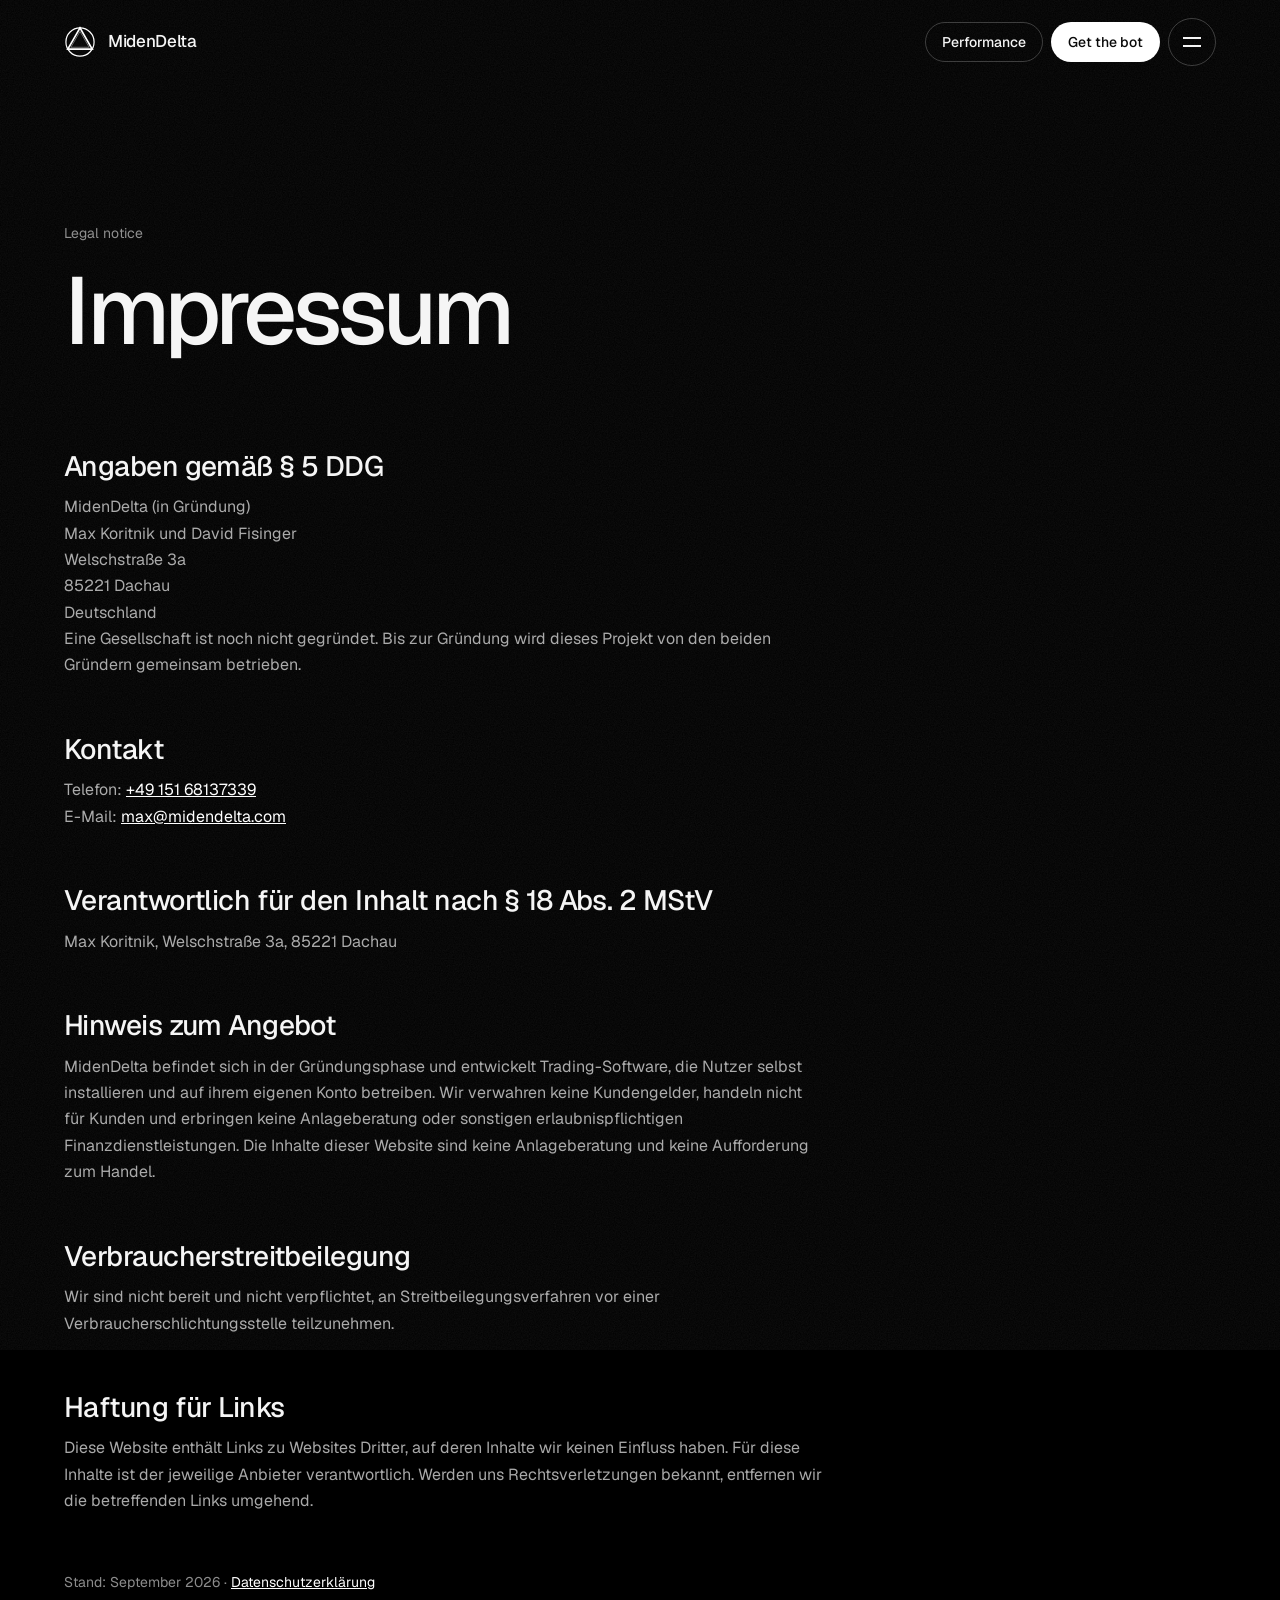
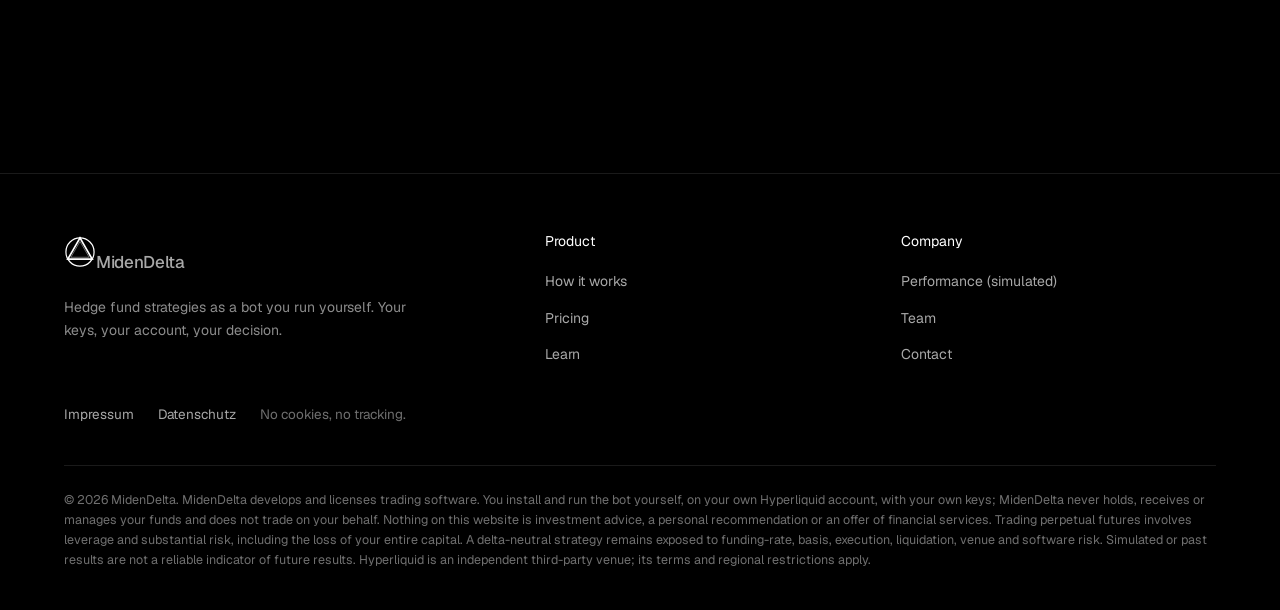
<file: site/impressum.html>
<!doctype html>
<html lang="de">
<head>
  <meta charset="utf-8" />
  <meta name="viewport" content="width=device-width, initial-scale=1, viewport-fit=cover" />
  <title>Impressum · MidenDelta</title>
  <meta name="description" content="Impressum von MidenDelta (in Gründung)." />
  <meta name="theme-color" content="#000000" />
  <meta name="robots" content="noindex" />
  <link rel="icon" href="data:image/svg+xml,%3Csvg xmlns='http://www.w3.org/2000/svg' viewBox='-50 -50 100 100'%3E%3Ccircle r='44' fill='none' stroke='%23a0a0a0' stroke-width='6'/%3E%3Cpath d='M0,-44 L38.105,22 L-38.105,22 Z' fill='none' stroke='%23a0a0a0' stroke-width='7' stroke-linejoin='miter'/%3E%3C/svg%3E" />
  <link rel="stylesheet" href="assets/css/fonts.css" />
  <link rel="stylesheet" href="assets/css/site.css" />
  <script type="importmap">{ "imports": { "lenis": "./assets/vendor/lenis.mjs" } }</script>
</head>
<body>
<main id="main">
  <section class="page-hero">
    <div class="wrap">
      <span class="eyebrow">Legal notice</span>
      <h1>Impressum</h1>
    </div>
  </section>

  <section class="section" style="padding-top:0">
    <div class="wrap legal">
      <h2>Angaben gemäß § 5 DDG</h2>
      <address>
        MidenDelta (in Gründung)<br />
        Max Koritnik und David Fisinger<br />
        Welschstraße 3a<br />
        85221 Dachau<br />
        Deutschland
      </address>
      <p>Eine Gesellschaft ist noch nicht gegründet. Bis zur Gründung wird dieses Projekt von den beiden Gründern gemeinsam betrieben.</p>

      <h2>Kontakt</h2>
      <p>
        Telefon: <a href="tel:+4915168137339">+49 151 68137339</a><br />
        E-Mail: <a href="mailto:max@midendelta.com">max@midendelta.com</a>
      </p>

      <h2>Verantwortlich für den Inhalt nach § 18 Abs. 2 MStV</h2>
      <address>Max Koritnik, Welschstraße 3a, 85221 Dachau</address>

      <h2>Hinweis zum Angebot</h2>
      <p>MidenDelta befindet sich in der Gründungsphase und entwickelt Trading-Software, die Nutzer selbst installieren und auf ihrem eigenen Konto betreiben. Wir verwahren keine Kundengelder, handeln nicht für Kunden und erbringen keine Anlageberatung oder sonstigen erlaubnispflichtigen Finanzdienstleistungen. Die Inhalte dieser Website sind keine Anlageberatung und keine Aufforderung zum Handel.</p>

      <h2>Verbraucherstreitbeilegung</h2>
      <p>Wir sind nicht bereit und nicht verpflichtet, an Streitbeilegungsverfahren vor einer Verbraucherschlichtungsstelle teilzunehmen.</p>

      <h2>Haftung für Links</h2>
      <p>Diese Website enthält Links zu Websites Dritter, auf deren Inhalte wir keinen Einfluss haben. Für diese Inhalte ist der jeweilige Anbieter verantwortlich. Werden uns Rechtsverletzungen bekannt, entfernen wir die betreffenden Links umgehend.</p>

      <p class="stand">Stand: September 2026 · <a href="datenschutz.html">Datenschutzerklärung</a></p>
    </div>
  </section>
</main>
<script type="module" src="assets/js/page.js"></script>
</body>
</html>
</file>
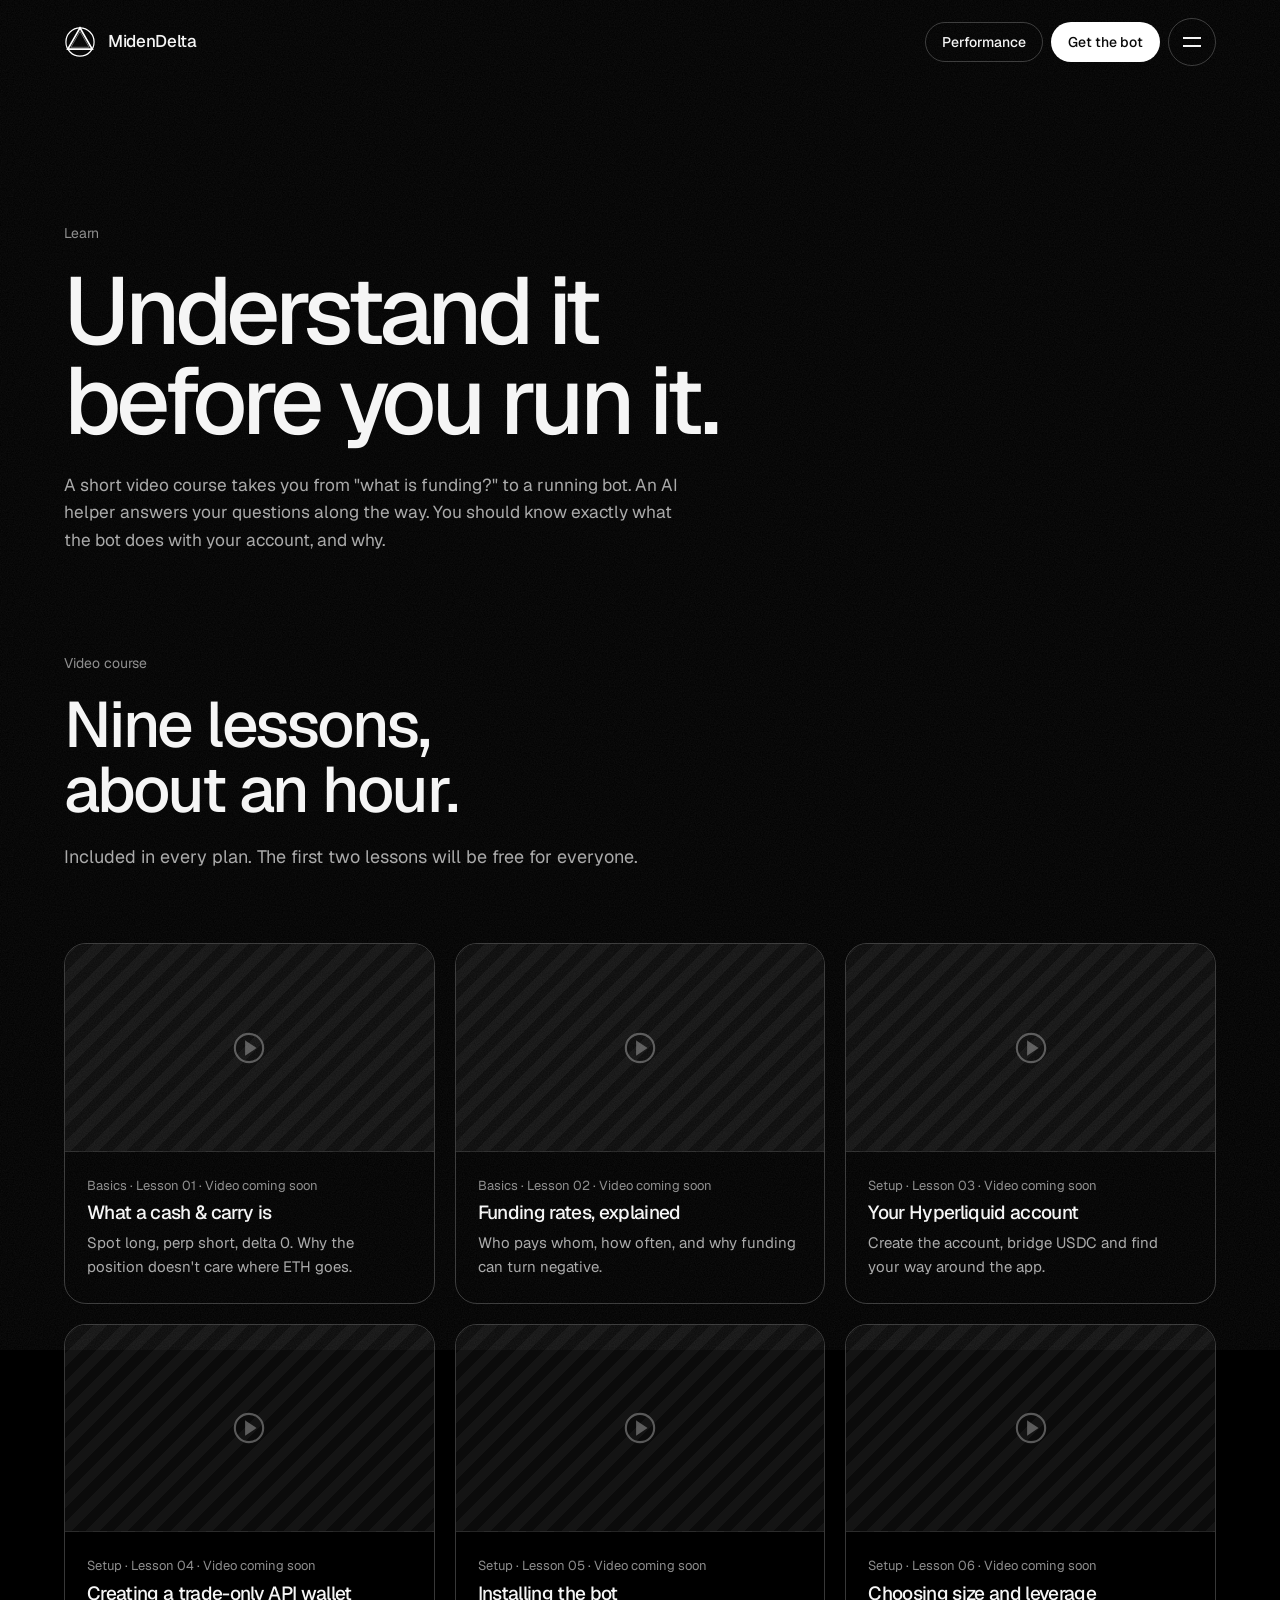
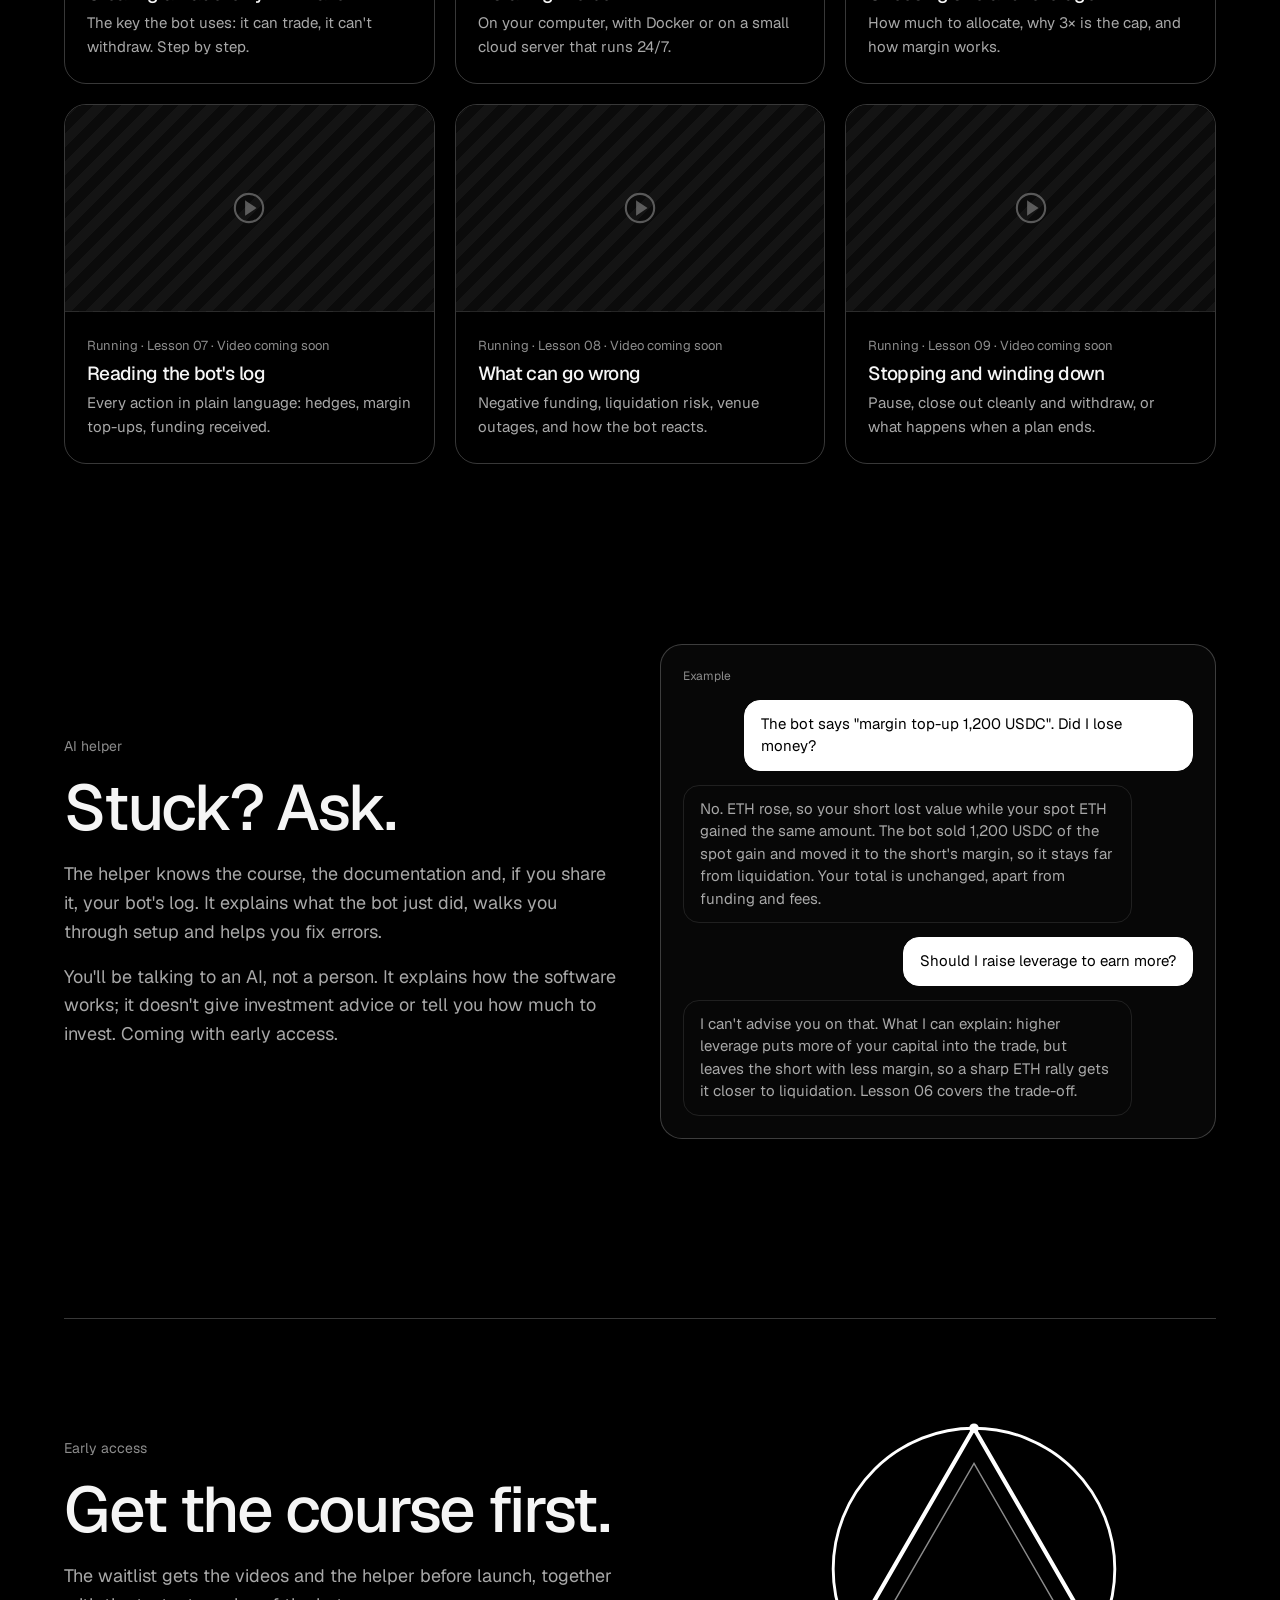
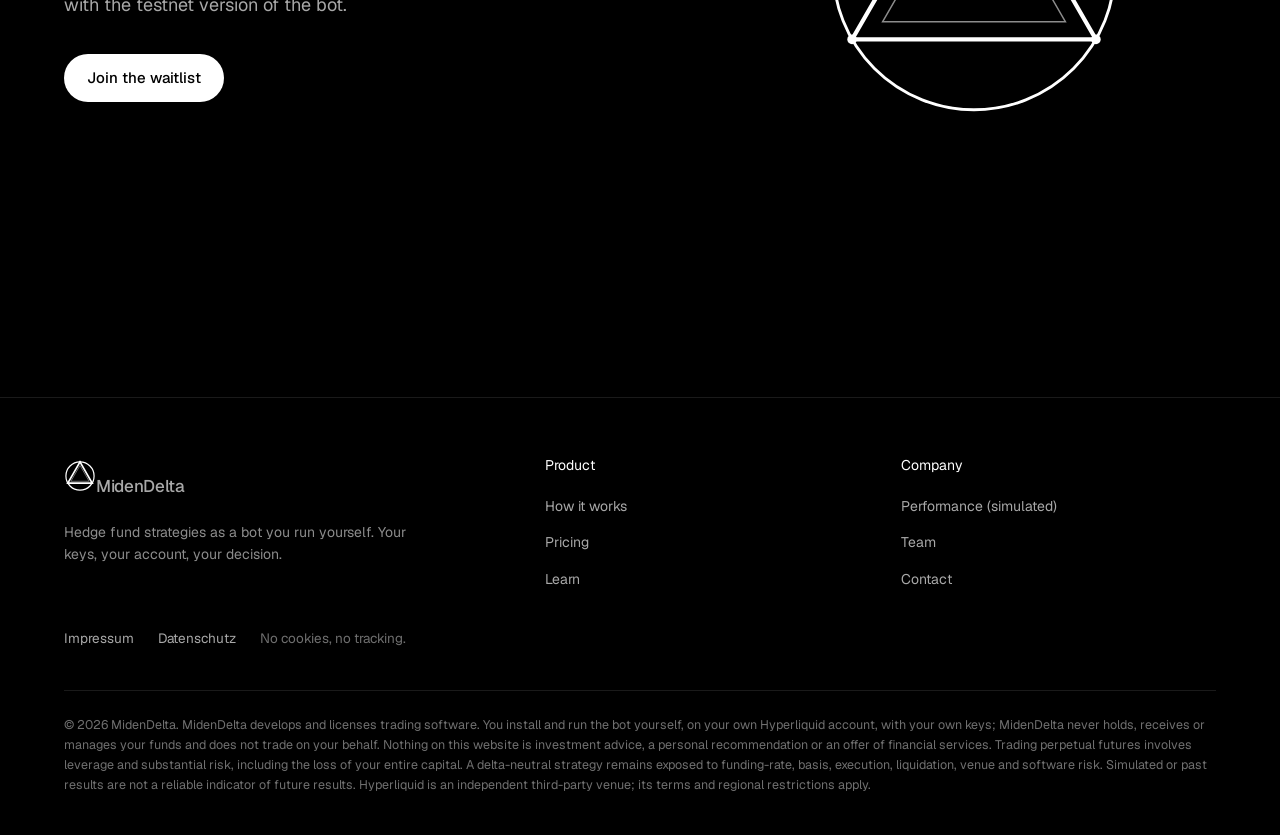
<file: site/learn.html>
<!doctype html>
<html lang="en">
<head>
  <meta charset="utf-8" />
  <meta name="viewport" content="width=device-width, initial-scale=1, viewport-fit=cover" />
  <title>Learn · MidenDelta</title>
  <meta name="description" content="Video course and AI helper: learn how the MidenDelta cash and carry bot works, how to set it up on Hyperliquid and what the risks are." />
  <meta name="theme-color" content="#000000" />
  <link rel="icon" href="data:image/svg+xml,%3Csvg xmlns='http://www.w3.org/2000/svg' viewBox='-50 -50 100 100'%3E%3Ccircle r='44' fill='none' stroke='%23a0a0a0' stroke-width='6'/%3E%3Cpath d='M0,-44 L38.105,22 L-38.105,22 Z' fill='none' stroke='%23a0a0a0' stroke-width='7' stroke-linejoin='miter'/%3E%3C/svg%3E" />
  <link rel="stylesheet" href="assets/css/fonts.css" />
  <link rel="stylesheet" href="assets/css/site.css" />
  <script type="importmap">{ "imports": { "lenis": "./assets/vendor/lenis.mjs" } }</script>
</head>
<body data-page="learn">
<main id="main">
  <section class="page-hero">
    <div class="wrap" style="position:relative">
      <span class="eyebrow reveal">Learn</span>
      <h1 class="reveal" data-delay="1">Understand it before you run it.</h1>
      <p class="reveal" data-delay="2">A short video course takes you from "what is funding?" to a running bot. An AI helper answers your questions along the way. You should know exactly what the bot does with your account, and why.</p>
    </div>
  </section>

  <section class="section" style="padding-top:0">
    <div class="wrap">
      <div class="section-head reveal"><span class="eyebrow">Video course</span><h2>Nine lessons, about an hour.</h2><p>Included in every plan. The first two lessons will be free for everyone.</p></div>
      <div class="modules">
        <article class="module reveal">
          <div class="thumb"><svg viewBox="0 0 24 24" fill="none" stroke="currentColor" stroke-width="1.5" aria-hidden="true"><circle cx="12" cy="12" r="10"/><path d="m10 8 6 4-6 4z" fill="currentColor"/></svg></div>
          <div class="body"><small>Basics · Lesson 01 · Video coming soon</small><h3>What a cash &amp; carry is</h3><p>Spot long, perp short, delta 0. Why the position doesn't care where ETH goes.</p></div>
        </article>
        <article class="module reveal">
          <div class="thumb"><svg viewBox="0 0 24 24" fill="none" stroke="currentColor" stroke-width="1.5" aria-hidden="true"><circle cx="12" cy="12" r="10"/><path d="m10 8 6 4-6 4z" fill="currentColor"/></svg></div>
          <div class="body"><small>Basics · Lesson 02 · Video coming soon</small><h3>Funding rates, explained</h3><p>Who pays whom, how often, and why funding can turn negative.</p></div>
        </article>
        <article class="module reveal">
          <div class="thumb"><svg viewBox="0 0 24 24" fill="none" stroke="currentColor" stroke-width="1.5" aria-hidden="true"><circle cx="12" cy="12" r="10"/><path d="m10 8 6 4-6 4z" fill="currentColor"/></svg></div>
          <div class="body"><small>Setup · Lesson 03 · Video coming soon</small><h3>Your Hyperliquid account</h3><p>Create the account, bridge USDC and find your way around the app.</p></div>
        </article>
        <article class="module reveal">
          <div class="thumb"><svg viewBox="0 0 24 24" fill="none" stroke="currentColor" stroke-width="1.5" aria-hidden="true"><circle cx="12" cy="12" r="10"/><path d="m10 8 6 4-6 4z" fill="currentColor"/></svg></div>
          <div class="body"><small>Setup · Lesson 04 · Video coming soon</small><h3>Creating a trade-only API wallet</h3><p>The key the bot uses: it can trade, it can't withdraw. Step by step.</p></div>
        </article>
        <article class="module reveal">
          <div class="thumb"><svg viewBox="0 0 24 24" fill="none" stroke="currentColor" stroke-width="1.5" aria-hidden="true"><circle cx="12" cy="12" r="10"/><path d="m10 8 6 4-6 4z" fill="currentColor"/></svg></div>
          <div class="body"><small>Setup · Lesson 05 · Video coming soon</small><h3>Installing the bot</h3><p>On your computer, with Docker or on a small cloud server that runs 24/7.</p></div>
        </article>
        <article class="module reveal">
          <div class="thumb"><svg viewBox="0 0 24 24" fill="none" stroke="currentColor" stroke-width="1.5" aria-hidden="true"><circle cx="12" cy="12" r="10"/><path d="m10 8 6 4-6 4z" fill="currentColor"/></svg></div>
          <div class="body"><small>Setup · Lesson 06 · Video coming soon</small><h3>Choosing size and leverage</h3><p>How much to allocate, why 3× is the cap, and how margin works.</p></div>
        </article>
        <article class="module reveal">
          <div class="thumb"><svg viewBox="0 0 24 24" fill="none" stroke="currentColor" stroke-width="1.5" aria-hidden="true"><circle cx="12" cy="12" r="10"/><path d="m10 8 6 4-6 4z" fill="currentColor"/></svg></div>
          <div class="body"><small>Running · Lesson 07 · Video coming soon</small><h3>Reading the bot's log</h3><p>Every action in plain language: hedges, margin top-ups, funding received.</p></div>
        </article>
        <article class="module reveal">
          <div class="thumb"><svg viewBox="0 0 24 24" fill="none" stroke="currentColor" stroke-width="1.5" aria-hidden="true"><circle cx="12" cy="12" r="10"/><path d="m10 8 6 4-6 4z" fill="currentColor"/></svg></div>
          <div class="body"><small>Running · Lesson 08 · Video coming soon</small><h3>What can go wrong</h3><p>Negative funding, liquidation risk, venue outages, and how the bot reacts.</p></div>
        </article>
        <article class="module reveal">
          <div class="thumb"><svg viewBox="0 0 24 24" fill="none" stroke="currentColor" stroke-width="1.5" aria-hidden="true"><circle cx="12" cy="12" r="10"/><path d="m10 8 6 4-6 4z" fill="currentColor"/></svg></div>
          <div class="body"><small>Running · Lesson 09 · Video coming soon</small><h3>Stopping and winding down</h3><p>Pause, close out cleanly and withdraw, or what happens when a plan ends.</p></div>
        </article>
      </div>
    </div>
  </section>

  <section class="section" style="padding-top:0">
    <div class="wrap helper">
      <div class="section-head reveal" style="margin:0">
        <span class="eyebrow">AI helper</span>
        <h2>Stuck? Ask.</h2>
        <p>The helper knows the course, the documentation and, if you share it, your bot's log. It explains what the bot just did, walks you through setup and helps you fix errors.</p>
        <p class="price-note" style="margin-top:16px">You'll be talking to an AI, not a person. It explains how the software works; it doesn't give investment advice or tell you how much to invest. Coming with early access.</p>
      </div>
      <div class="chat reveal" data-delay="1" aria-label="Example conversation with the AI helper">
        <span class="tag">Example</span>
        <div class="msg me">The bot says "margin top-up 1,200 USDC". Did I lose money?</div>
        <div class="msg">No. ETH rose, so your short lost value while your spot ETH gained the same amount. The bot sold 1,200 USDC of the spot gain and moved it to the short's margin, so it stays far from liquidation. Your total is unchanged, apart from funding and fees.</div>
        <div class="msg me">Should I raise leverage to earn more?</div>
        <div class="msg">I can't advise you on that. What I can explain: higher leverage puts more of your capital into the trade, but leaves the short with less margin, so a sharp ETH rally gets it closer to liquidation. Lesson 06 covers the trade-off.</div>
      </div>
    </div>
  </section>

  <section class="section" style="padding-top:0">
    <div class="wrap">
      <div class="cta-band reveal">
        <div>
          <span class="eyebrow">Early access</span>
          <h2>Get the course first.</h2>
          <p>The waitlist gets the videos and the helper before launch, together with the testnet version of the bot.</p>
          <div class="actions"><a class="btn btn-primary" href="pricing.html#waitlist">Join the waitlist</a></div>
        </div>
        <div class="cta-mark" data-logo role="img" aria-label="MidenDelta mark: a delta inside a circle"></div>
      </div>
    </div>
  </section>
</main>
<script type="module" src="assets/js/page.js"></script>
</body>
</html>
</file>
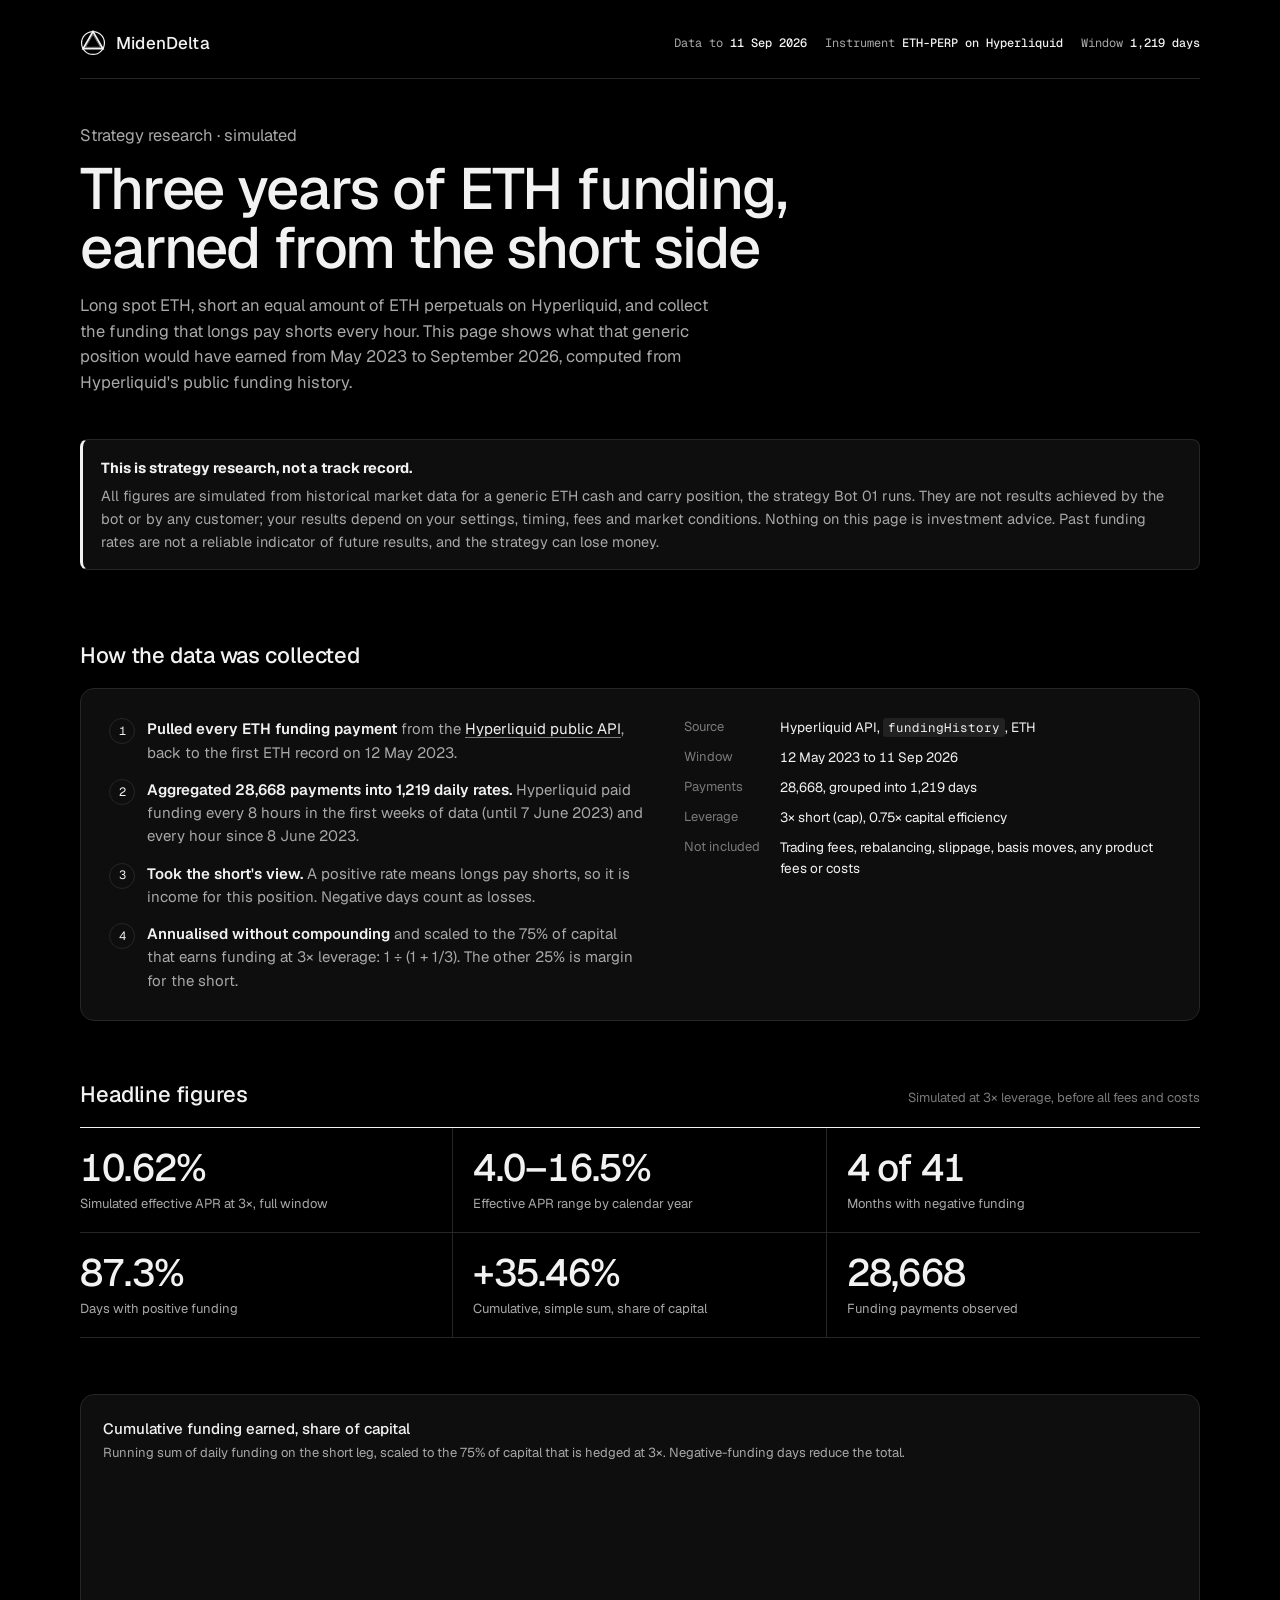
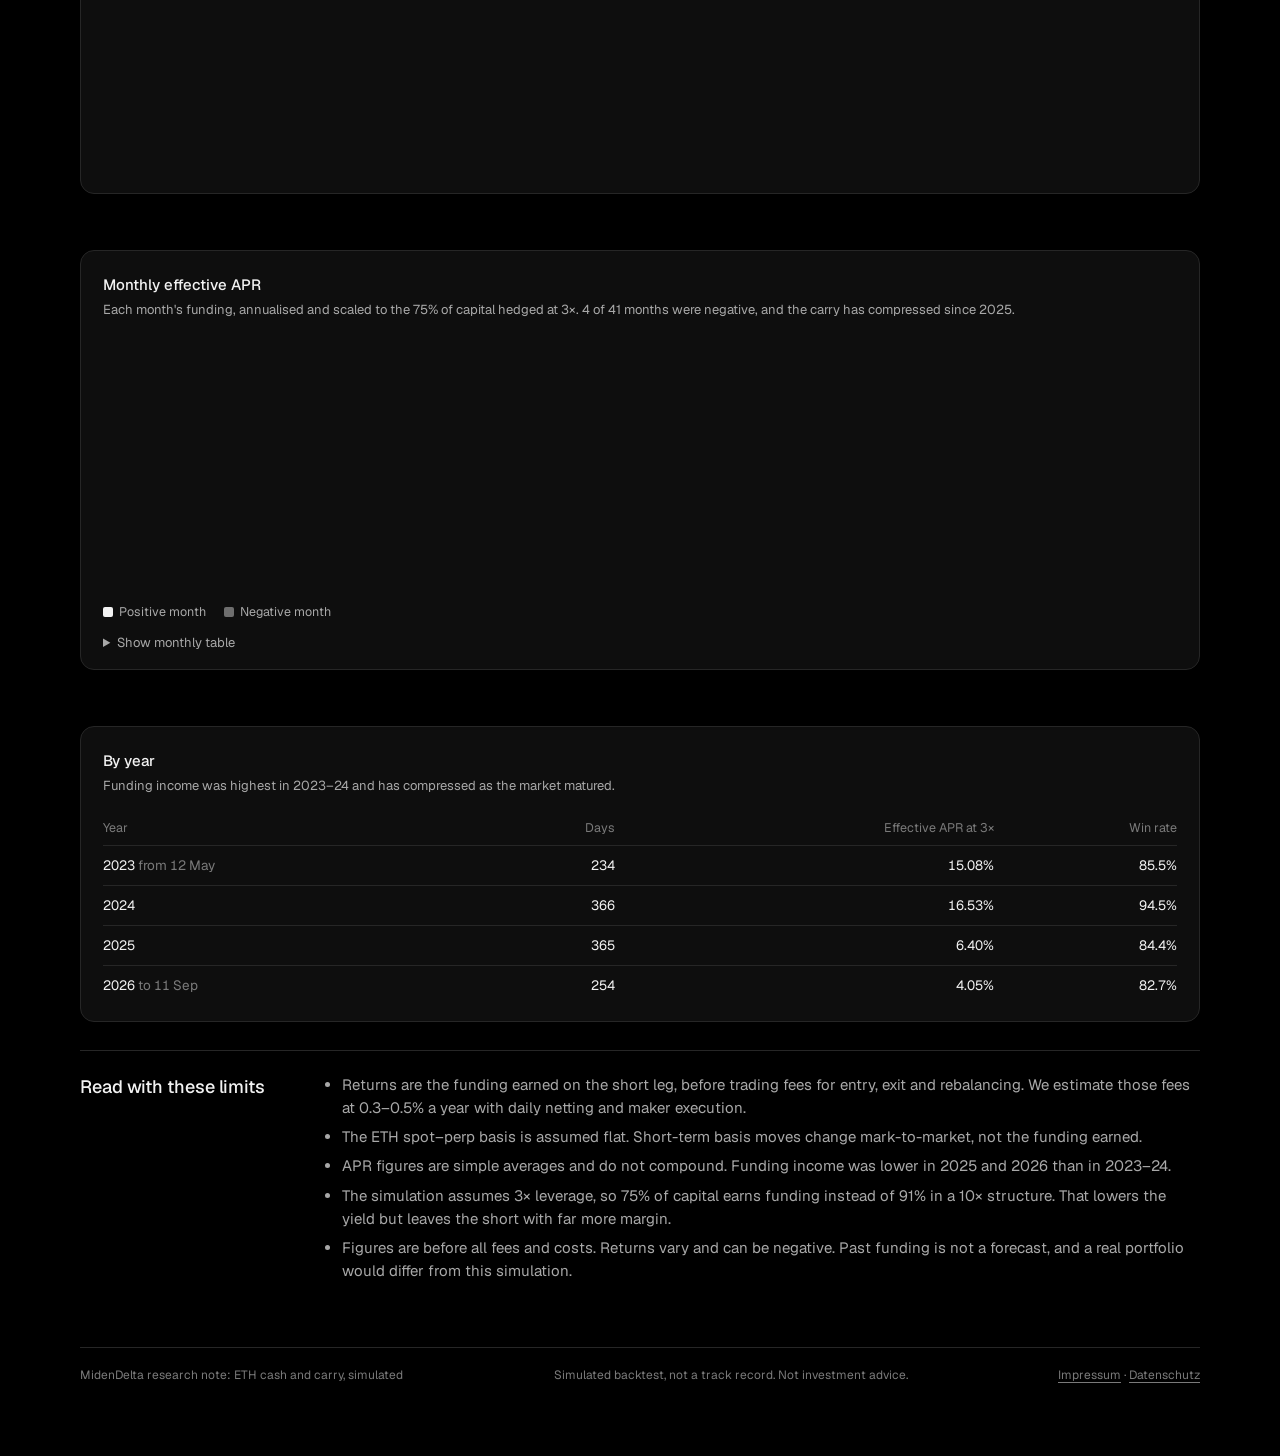
<file: site/performance.html>
<!doctype html>
<html lang="en" data-theme="dark">
<meta charset="utf-8">
<meta name="viewport" content="width=device-width, initial-scale=1">
<meta name="description" content="Strategy research: what a delta-neutral ETH cash and carry on Hyperliquid would have earned from funding, May 2023 to September 2026. Simulated research, not a track record.">
<title>ETH carry research | MidenDelta</title>
<link rel="stylesheet" href="assets/css/fonts.css">
<style>
:root{
  --paper:#F3F5F8; --surface:#FFFFFF; --ink:#0C1626; --ink2:#4B5870; --ink3:#7A869B;
  --rule:#DCE1EA; --accent:#2B44E0; --accent-soft:rgba(43,68,224,.10); --neg:#C4432F; --neg-soft:rgba(196,67,47,.14);
  --grid:rgba(12,22,38,.07);
  --display:"Geist",system-ui,sans-serif;
  --body:"Geist",system-ui,-apple-system,sans-serif;
  --mono:"Geist Mono",ui-monospace,SFMono-Regular,Menlo,monospace;
}
@media (prefers-color-scheme:dark){:root:not([data-theme="light"]){
  color-scheme:dark;--paper:#000000;--surface:#0e0e0e;--ink:#F2F2F2;--ink2:#A8A8A8;--ink3:#7A7A7A;
  --rule:#262626;--accent:#F2F2F2;--accent-soft:rgba(255,255,255,.08);--neg:#6E6E6E;--neg-soft:rgba(255,255,255,.1);--grid:rgba(255,255,255,.07);}}
:root[data-theme="dark"]{
  color-scheme:dark;--paper:#000000;--surface:#0e0e0e;--ink:#F2F2F2;--ink2:#A8A8A8;--ink3:#7A7A7A;
  --rule:#262626;--accent:#F2F2F2;--accent-soft:rgba(255,255,255,.08);--neg:#6E6E6E;--neg-soft:rgba(255,255,255,.1);--grid:rgba(255,255,255,.07);}
*{box-sizing:border-box}
body{background:var(--paper);color:var(--ink);font-family:var(--body);font-size:15px;line-height:1.55;padding-inline:clamp(16px,4vw,48px);padding-block:0 64px;-webkit-font-smoothing:antialiased}
.wrap{max-width:1120px;margin:0 auto}
a{color:var(--ink);text-decoration:underline;text-decoration-color:var(--ink3);text-underline-offset:3px}
a:hover{text-decoration:underline}
a:focus-visible,button:focus-visible,summary:focus-visible{outline:2px solid var(--accent);outline-offset:2px;border-radius:3px}
.num{font-variant-numeric:tabular-nums}

/* masthead */
.mast{display:flex;justify-content:space-between;align-items:center;gap:16px;padding-block:22px;border-bottom:1px solid var(--rule);flex-wrap:wrap}
.mark{display:flex;align-items:center;gap:10px;font-family:var(--display);font-weight:500;font-size:17px;letter-spacing:.01em}
.mark svg{flex:none}
.meta{font-family:var(--mono);font-size:12px;color:var(--ink2);display:flex;gap:18px;flex-wrap:wrap}
.meta b{color:var(--ink);font-weight:500}

.lede{display:block;padding-block:44px 36px;align-items:end}
@media (max-width:860px){.lede{grid-template-columns:1fr;gap:24px;padding-block:32px 24px}}
.eyebrow{font-size:14px;color:var(--ink3);margin:0}
h1{font-family:var(--display);font-weight:500;font-size:clamp(34px,5.2vw,58px);line-height:1.02;letter-spacing:-.02em;margin:10px 0 16px;text-wrap:balance}
.lede p{margin:0;color:var(--ink2);font-size:16.5px;max-width:58ch}

/* method */
section{padding-block:28px}
.sh{display:flex;align-items:baseline;justify-content:space-between;gap:16px;margin-bottom:16px;flex-wrap:wrap}
h2{font-family:var(--display);font-weight:500;font-size:22px;letter-spacing:-.005em;margin:0}
.sh .note{font-size:13px;color:var(--ink3)}
.method{display:grid;grid-template-columns:minmax(0,1.1fr) minmax(0,1fr);gap:40px;background:var(--surface);border:1px solid var(--rule);border-radius:14px;padding:28px}
@media (max-width:860px){.method{grid-template-columns:1fr;gap:24px;padding:20px}}
.steps{list-style:none;margin:0;padding:0;display:grid;gap:14px;counter-reset:s}
.steps li{display:grid;grid-template-columns:28px 1fr;gap:10px;counter-increment:s}
.steps li::before{content:counter(s);font-family:var(--mono);font-size:12px;color:var(--ink);border:1px solid var(--rule);border-radius:50%;width:24px;height:24px;display:grid;place-items:center;margin-top:1px}
.steps b{font-weight:600}
.steps span{color:var(--ink2)}
dl.spec{margin:0;display:grid;grid-template-columns:auto 1fr;gap:9px 20px;font-size:13.5px;align-content:start}
dl.spec dt{font-size:13px;color:var(--ink3)}
dl.spec dd{margin:0}
code{overflow-wrap:anywhere;font-family:var(--mono);font-size:12.5px;background:var(--accent-soft);color:var(--ink);padding:1px 5px;border-radius:3px}

/* figures */
.figs{display:grid;grid-template-columns:repeat(3,minmax(0,1fr));border-top:1px solid var(--ink);border-bottom:1px solid var(--rule)}
@media (max-width:860px){.figs{grid-template-columns:repeat(2,minmax(0,1fr))}}
.fig{padding:20px 20px 18px 0;border-right:1px solid var(--rule)}
.fig:nth-child(3n){border-right:0}
.fig:nth-child(n+4){border-top:1px solid var(--rule)}
.fig+.fig{padding-left:20px}
.fig:nth-child(3n+1){padding-left:0}
@media (max-width:860px){.fig{padding:16px 12px 16px 0!important}.fig:nth-child(2n){border-right:0;padding-left:12px!important}.fig:nth-child(n+3){border-top:1px solid var(--rule)}}
.fig .v{font-family:var(--display);font-weight:500;font-size:clamp(28px,3.4vw,38px);letter-spacing:-.02em;line-height:1.05}
.fig .k{font-size:13px;color:var(--ink2);margin-top:6px}

/* charts */
.panel{background:var(--surface);border:1px solid var(--rule);border-radius:14px;padding:22px 22px 16px}
@media (max-width:640px){.panel{padding:16px 12px 10px}}
.panel h3{font-family:var(--body);font-weight:500;font-size:15px;margin:0}
.panel .cap{font-size:13px;color:var(--ink2);margin:3px 0 14px}
.cv{position:relative;height:300px}
.cv.m{height:260px}
.legend{display:flex;gap:18px;font-size:12.5px;color:var(--ink2);margin-top:8px;flex-wrap:wrap}
.legend i{display:inline-block;width:10px;height:10px;border-radius:2px;margin-right:6px;vertical-align:-1px}
.legend i.solid{background:var(--accent)} .legend i.dim{background:var(--neg)}
.dimtext{color:var(--ink3)}
.grid2{display:grid;grid-template-columns:minmax(0,1fr) minmax(0,1fr);gap:20px}
@media (max-width:860px){.grid2{grid-template-columns:1fr}}

table{width:100%;border-collapse:collapse;font-size:13.5px}
th{font-weight:400;font-size:12.5px;color:var(--ink3);text-align:left;padding:8px 10px 8px 0;border-bottom:1px solid var(--rule)}
td{padding:9px 10px 9px 0;border-bottom:1px solid var(--rule)}
th.r,td.r{text-align:right;padding-right:0;padding-left:10px}
tr:last-child td{border-bottom:0}
td.pos{color:var(--accent)} td.negv{color:var(--neg)}
.tw{overflow-x:auto}
details{margin-top:12px}
summary{cursor:pointer;font-size:13px;color:var(--ink2)}
details .tw{max-height:320px;overflow:auto;margin-top:10px}

.caveat{display:grid;grid-template-columns:minmax(0,220px) minmax(0,1fr);gap:24px;border-top:1px solid var(--rule);padding-top:22px}
@media (max-width:760px){.caveat{grid-template-columns:1fr;gap:8px}}
.caveat h2{font-size:18px}
.caveat ul{margin:0;padding-left:18px;color:var(--ink2);display:grid;gap:6px}

.notice{margin:8px 0 40px;padding:16px 18px;border:1px solid var(--rule);border-left:3px solid var(--ink);border-radius:8px;background:var(--surface);color:var(--ink2);font-size:14.5px;line-height:1.6}
.notice b{display:block;color:var(--ink);margin-bottom:4px}
footer{margin-top:36px;padding-top:18px;border-top:1px solid var(--rule);font-size:12px;color:var(--ink3);display:flex;justify-content:space-between;gap:16px;flex-wrap:wrap}
@media (prefers-reduced-motion:reduce){*{animation:none!important;transition:none!important}}
</style>

<div class="wrap">
  <header class="mast">
    <a class="mark" href="./" style="color:inherit;text-decoration:none" title="Back to the MidenDelta homepage">
      <svg width="26" height="26" viewBox="-50 -50 100 100" fill="none" stroke="var(--accent)" aria-hidden="true"><circle r="44" stroke-width="1.2" vector-effect="non-scaling-stroke"/><path d="M0,-44 L38.105,22 L-38.105,22 Z" stroke-width="1.7" vector-effect="non-scaling-stroke"/><path d="M0,-33 L28.579,16.5 L-28.579,16.5 Z" stroke-width=".75" opacity=".55" vector-effect="non-scaling-stroke"/><circle cy="-44" r="3.2" fill="var(--accent)" stroke="none"/><circle cx="38.105" cy="22" r="3.2" fill="var(--accent)" stroke="none"/><circle cx="-38.105" cy="22" r="3.2" fill="var(--accent)" stroke="none"/></svg>
      MidenDelta
    </a>
    <div class="meta"><span>Data to <b>11 Sep 2026</b></span><span>Instrument <b>ETH-PERP on Hyperliquid</b></span><span>Window <b>1,219 days</b></span></div>
  </header>

  <div class="lede">
    <div>
      <p class="eyebrow">Strategy research · simulated</p>
      <h1>Three years of ETH funding, earned from the short side</h1>
      <p>Long spot ETH, short an equal amount of ETH perpetuals on Hyperliquid, and collect the funding that longs pay shorts every hour. This page shows what that generic position would have earned from May 2023 to September 2026, computed from Hyperliquid's public funding history.</p>
    </div>
  </div>

  <aside class="notice" role="note">
    <b>This is strategy research, not a track record.</b>
    All figures are simulated from historical market data for a generic ETH cash and carry position, the strategy Bot 01 runs. They are not results achieved by the bot or by any customer; your results depend on your settings, timing, fees and market conditions. Nothing on this page is investment advice. Past funding rates are not a reliable indicator of future results, and the strategy can lose money.
  </aside>

  <section id="method" aria-labelledby="h-method">
    <div class="sh"><h2 id="h-method">How the data was collected</h2></div>
    <div class="method">
      <ol class="steps">
        <li><div><b>Pulled every ETH funding payment</b> <span>from the <a href="https://hyperliquid.gitbook.io/hyperliquid-docs/for-developers/api/info-endpoint/perpetuals" rel="noopener">Hyperliquid public API</a>, back to the first ETH record on 12 May 2023.</span></div></li>
        <li><div><b>Aggregated 28,668 payments into 1,219 daily rates.</b> <span>Hyperliquid paid funding every 8 hours in the first weeks of data (until 7 June 2023) and every hour since 8 June 2023.</span></div></li>
        <li><div><b>Took the short's view.</b> <span>A positive rate means longs pay shorts, so it is income for this position. Negative days count as losses.</span></div></li>
        <li><div><b>Annualised without compounding</b> <span>and scaled to the 75% of capital that earns funding at 3× leverage: 1 ÷ (1 + 1/3). The other 25% is margin for the short.</span></div></li>
      </ol>
      <dl class="spec">
        <dt>Source</dt><dd>Hyperliquid API, <code>fundingHistory</code>, ETH</dd>
        <dt>Window</dt><dd class="num">12 May 2023 to 11 Sep 2026</dd>
        <dt>Payments</dt><dd class="num">28,668, grouped into 1,219 days</dd>
        <dt>Leverage</dt><dd>3× short (cap), 0.75× capital efficiency</dd>
        <dt>Not included</dt><dd>Trading fees, rebalancing, slippage, basis moves, any product fees or costs</dd>
      </dl>
    </div>
  </section>

  <section aria-labelledby="h-figs">
    <div class="sh"><h2 id="h-figs">Headline figures</h2><span class="note">Simulated at 3× leverage, before all fees and costs</span></div>
    <div class="figs">
      <div class="fig"><div class="v num">10.62%</div><div class="k">Simulated effective APR at 3×, full window</div></div>
      <div class="fig"><div class="v num">4.0–16.5%</div><div class="k">Effective APR range by calendar year</div></div>
      <div class="fig"><div class="v num">4 of 41</div><div class="k">Months with negative funding</div></div>
      <div class="fig"><div class="v num">87.3%</div><div class="k">Days with positive funding</div></div>
      <div class="fig"><div class="v num">+35.46%</div><div class="k">Cumulative, simple sum, share of capital</div></div>
      <div class="fig"><div class="v num">28,668</div><div class="k">Funding payments observed</div></div>
    </div>
  </section>

  <section aria-labelledby="h-cum">
    <div class="panel">
      <h3 id="h-cum">Cumulative funding earned, share of capital</h3>
      <p class="cap">Running sum of daily funding on the short leg, scaled to the 75% of capital that is hedged at 3×. Negative-funding days reduce the total.</p>
      <div class="cv"><canvas id="cCum" role="img" aria-label="Cumulative funding as a share of capital rises from 0% in May 2023 to 35.46% in September 2026"></canvas></div>
    </div>
  </section>

  <section aria-labelledby="h-mon">
    <div class="panel">
      <h3 id="h-mon">Monthly effective APR</h3>
      <p class="cap">Each month's funding, annualised and scaled to the 75% of capital hedged at 3×. 4 of 41 months were negative, and the carry has compressed since 2025.</p>
      <div class="cv m"><canvas id="cMon" role="img" aria-label="Bar chart of monthly effective APR from May 2023 to September 2026"></canvas></div>
      <div class="legend"><span><i class="solid"></i>Positive month</span><span><i class="dim"></i>Negative month</span></div>
      <details><summary>Show monthly table</summary><div class="tw"><table id="tMon"><thead><tr><th>Month</th><th class="r">Days</th><th class="r">Return</th><th class="r">Effective APR</th><th class="r">Win rate</th></tr></thead><tbody></tbody></table></div></details>
    </div>
  </section>

  <section aria-labelledby="h-year">
    <div class="panel">
      <h3 id="h-year">By year</h3>
      <p class="cap">Funding income was highest in 2023–24 and has compressed as the market matured.</p>
      <div class="tw"><table class="num">
        <thead><tr><th>Year</th><th class="r">Days</th><th class="r">Effective APR at 3×</th><th class="r">Win rate</th></tr></thead>
        <tbody>
          <tr><td>2023 <span class="dimtext">from 12 May</span></td><td class="r">234</td><td class="r pos">15.08%</td><td class="r">85.5%</td></tr>
          <tr><td>2024</td><td class="r">366</td><td class="r pos">16.53%</td><td class="r">94.5%</td></tr>
          <tr><td>2025</td><td class="r">365</td><td class="r pos">6.40%</td><td class="r">84.4%</td></tr>
          <tr><td>2026 <span class="dimtext">to 11 Sep</span></td><td class="r">254</td><td class="r pos">4.05%</td><td class="r">82.7%</td></tr>
        </tbody>
      </table></div>
    </div>
  </section>

  <section class="caveat" aria-labelledby="h-cav">
    <h2 id="h-cav">Read with these limits</h2>
    <ul>
      <li>Returns are the funding earned on the short leg, before trading fees for entry, exit and rebalancing. We estimate those fees at 0.3–0.5% a year with daily netting and maker execution.</li>
      <li>The ETH spot–perp basis is assumed flat. Short-term basis moves change mark-to-market, not the funding earned.</li>
      <li>APR figures are simple averages and do not compound. Funding income was lower in 2025 and 2026 than in 2023–24.</li>
      <li>The simulation assumes 3× leverage, so 75% of capital earns funding instead of 91% in a 10× structure. That lowers the yield but leaves the short with far more margin.</li>
      <li>Figures are before all fees and costs. Returns vary and can be negative. Past funding is not a forecast, and a real portfolio would differ from this simulation.</li>
    </ul>
  </section>

  <footer><span>MidenDelta research note: ETH cash and carry, simulated</span><span>Simulated backtest, not a track record. Not investment advice.</span><span><a href="impressum.html" style="color:inherit">Impressum</a> · <a href="datenschutz.html" style="color:inherit">Datenschutz</a></span></footer>
</div>

<script src="assets/vendor/chart.umd.js"></script>
<script>
const DAILY = [["2023-05-12",0.019972,0.02],["2023-05-13",0.0225,0.0424],["2023-05-14",-0.082569,-0.0401],["2023-05-15",-0.08304,-0.1232],["2023-05-16",-0.062169,-0.1854],["2023-05-17",-0.00848,-0.1938],["2023-05-18",0.0225,-0.1713],["2023-05-19",0.0225,-0.1488],["2023-05-20",0.019395,-0.1294],["2023-05-21",0.015285,-0.1141],["2023-05-22",0.021609,-0.0925],["2023-05-23",-0.088916,-0.1815],["2023-05-24",-0.142188,-0.3236],["2023-05-25",-0.071211,-0.3948],["2023-05-26",-0.051046,-0.4459],["2023-05-27",-0.079109,-0.5249],["2023-05-28",-0.079157,-0.6041],["2023-05-29",-0.009573,-0.6137],["2023-05-30",-0.027789,-0.6415],["2023-05-31",-0.011401,-0.6528],["2023-06-01",0.0225,-0.6304],["2023-06-02",0.0225,-0.6079],["2023-06-03",0.0225,-0.5854],["2023-06-04",0.0225,-0.5628],["2023-06-05",0.0225,-0.5404],["2023-06-06",0.078742,-0.4616],["2023-06-07",0.094658,-0.3669],["2023-06-08",0.147822,-0.2192],["2023-06-09",0.109158,-0.11],["2023-06-10",0.085879,-0.0241],["2023-06-11",0.057648,0.0335],["2023-06-12",0.074747,0.1082],["2023-06-13",0.12758,0.2359],["2023-06-14",0.132419,0.3682],["2023-06-15",0.066413,0.4347],["2023-06-16",0.060414,0.4951],["2023-06-17",0.065505,0.5606],["2023-06-18",0.012525,0.5732],["2023-06-19",0.03124,0.6043],["2023-06-20",0.011763,0.6161],["2023-06-21",0.029075,0.6453],["2023-06-22",0.070393,0.7156],["2023-06-23",0.06548,0.7811],["2023-06-24",0.066165,0.8472],["2023-06-25",0.096261,0.9435],["2023-06-26",0.104253,1.0478],["2023-06-27",0.111908,1.1597],["2023-06-28",0.110209,1.2698],["2023-06-29",0.093842,1.3637],["2023-06-30",0.134326,1.498],["2023-07-01",0.093784,1.5918],["2023-07-02",0.104599,1.6964],["2023-07-03",0.172761,1.8692],["2023-07-04",0.143015,2.0122],["2023-07-05",0.063126,2.0754],["2023-07-06",0.059724,2.1351],["2023-07-07",0.050604,2.1857],["2023-07-08",0.031444,2.2171],["2023-07-09",0.051023,2.2681],["2023-07-10",0.064086,2.3322],["2023-07-11",0.046681,2.3788],["2023-07-12",0.033289,2.4121],["2023-07-13",0.013262,2.4255],["2023-07-14",0.054799,2.4802],["2023-07-15",0.019671,2.4999],["2023-07-16",0.020475,2.5204],["2023-07-17",0.0225,2.5428],["2023-07-18",0.0225,2.5654],["2023-07-19",0.016008,2.5814],["2023-07-20",0.007369,2.5887],["2023-07-21",0.007526,2.5963],["2023-07-22",-0.005226,2.5911],["2023-07-23",-0.009242,2.5818],["2023-07-24",0.002471,2.5843],["2023-07-25",0.016381,2.6006],["2023-07-26",0.012656,2.6133],["2023-07-27",0.010379,2.6237],["2023-07-28",0.007843,2.6315],["2023-07-29",0.003529,2.6351],["2023-07-30",-0.00052,2.6345],["2023-07-31",0.005326,2.6399],["2023-08-01",0.017686,2.6576],["2023-08-02",0.0225,2.68],["2023-08-03",0.0225,2.7025],["2023-08-04",0.010893,2.7135],["2023-08-05",0.017842,2.7313],["2023-08-06",0.014163,2.7455],["2023-08-07",0.017292,2.7627],["2023-08-08",0.021997,2.7847],["2023-08-09",0.018897,2.8037],["2023-08-10",0.022308,2.8259],["2023-08-11",0.019686,2.8457],["2023-08-12",0.021064,2.8667],["2023-08-13",0.020948,2.8877],["2023-08-14",0.014776,2.9024],["2023-08-15",0.015159,2.9176],["2023-08-16",0.017824,2.9355],["2023-08-17",-0.016019,2.9194],["2023-08-18",-0.061421,2.858],["2023-08-19",-0.077867,2.7801],["2023-08-20",-0.068894,2.7112],["2023-08-21",-0.045968,2.6653],["2023-08-22",0.004329,2.6696],["2023-08-23",-0.005727,2.6639],["2023-08-24",-0.018022,2.6459],["2023-08-25",-0.013003,2.6328],["2023-08-26",-0.017599,2.6153],["2023-08-27",-0.009879,2.6054],["2023-08-28",-0.000603,2.6047],["2023-08-29",0.003643,2.6083],["2023-08-30",0.009434,2.6178],["2023-08-31",0.012153,2.63],["2023-09-01",0.012794,2.6427],["2023-09-02",0.017465,2.6602],["2023-09-03",0.020933,2.6812],["2023-09-04",0.010904,2.692],["2023-09-05",0.022059,2.7141],["2023-09-06",0.014783,2.7288],["2023-09-07",0.013213,2.7421],["2023-09-08",0.066745,2.8088],["2023-09-09",0.0225,2.8314],["2023-09-10",0.008819,2.8402],["2023-09-11",0.000857,2.8409],["2023-09-12",-0.012965,2.8281],["2023-09-13",0.0225,2.8506],["2023-09-14",0.0225,2.8731],["2023-09-15",0.022277,2.8954],["2023-09-16",-0.022083,2.8733],["2023-09-17",0.010527,2.8838],["2023-09-18",0.005169,2.8889],["2023-09-19",0.023779,2.9127],["2023-09-20",0.027674,2.9404],["2023-09-21",0.022517,2.9629],["2023-09-22",0.0225,2.9855],["2023-09-23",0.0225,3.008],["2023-09-24",0.0225,3.0304],["2023-09-25",0.020138,3.0505],["2023-09-26",0.0225,3.0731],["2023-09-27",0.0225,3.0956],["2023-09-28",0.016895,3.1125],["2023-09-29",0.017018,3.1295],["2023-09-30",-0.015126,3.1144],["2023-10-01",0.009387,3.1238],["2023-10-02",0.012784,3.1365],["2023-10-03",0.006903,3.1434],["2023-10-04",0.011835,3.1553],["2023-10-05",0.020413,3.1757],["2023-10-06",0.015522,3.1912],["2023-10-07",0.0225,3.2137],["2023-10-08",0.022161,3.2359],["2023-10-09",0.012081,3.248],["2023-10-10",0.0225,3.2704],["2023-10-11",0.0225,3.2929],["2023-10-12",0.0225,3.3155],["2023-10-13",0.022877,3.3383],["2023-10-14",0.0225,3.3608],["2023-10-15",0.0225,3.3834],["2023-10-16",0.027645,3.4109],["2023-10-17",0.0224,3.4334],["2023-10-18",0.009571,3.4429],["2023-10-19",-0.007197,3.4358],["2023-10-20",0.009931,3.4457],["2023-10-21",-0.010637,3.4351],["2023-10-22",-0.026789,3.4082],["2023-10-23",-0.010157,3.3981],["2023-10-24",0.03046,3.4285],["2023-10-25",0.037826,3.4663],["2023-10-26",0.042557,3.5089],["2023-10-27",0.054643,3.5636],["2023-10-28",0.075252,3.6388],["2023-10-29",0.072549,3.7114],["2023-10-30",0.115115,3.8265],["2023-10-31",0.088894,3.9154],["2023-11-01",0.064258,3.9797],["2023-11-02",0.052867,4.0325],["2023-11-03",0.047036,4.0796],["2023-11-04",0.149464,4.2291],["2023-11-05",0.093498,4.3225],["2023-11-06",0.06924,4.3918],["2023-11-07",0.04064,4.4323],["2023-11-08",0.064284,4.4967],["2023-11-09",0.198821,4.6955],["2023-11-10",0.21282,4.9083],["2023-11-11",0.182207,5.0905],["2023-11-12",0.143295,5.2338],["2023-11-13",0.149622,5.3835],["2023-11-14",0.111922,5.4954],["2023-11-15",0.085556,5.5809],["2023-11-16",0.092514,5.6735],["2023-11-17",0.094743,5.7682],["2023-11-18",0.047657,5.8158],["2023-11-19",0.067664,5.8835],["2023-11-20",0.169534,6.0531],["2023-11-21",0.021129,6.0742],["2023-11-22",0.042536,6.1167],["2023-11-23",0.0225,6.1392],["2023-11-24",0.025928,6.1652],["2023-11-25",0.022566,6.1877],["2023-11-26",0.066745,6.2544],["2023-11-27",0.035764,6.2902],["2023-11-28",0.023729,6.314],["2023-11-29",0.022621,6.3365],["2023-11-30",0.054966,6.3915],["2023-12-01",0.077321,6.4688],["2023-12-02",0.120078,6.5889],["2023-12-03",0.102789,6.6917],["2023-12-04",0.113919,6.8057],["2023-12-05",0.099065,6.9046],["2023-12-06",0.104061,7.0087],["2023-12-07",0.100809,7.1096],["2023-12-08",0.129032,7.2385],["2023-12-09",0.131449,7.37],["2023-12-10",0.089196,7.4592],["2023-12-11",0.163926,7.6232],["2023-12-12",0.080469,7.7036],["2023-12-13",0.082848,7.7865],["2023-12-14",0.125179,7.9117],["2023-12-15",0.063426,7.9751],["2023-12-16",0.063536,8.0386],["2023-12-17",0.084714,8.1234],["2023-12-18",0.043795,8.1672],["2023-12-19",0.029913,8.1971],["2023-12-20",0.093075,8.2901],["2023-12-21",0.118125,8.4082],["2023-12-22",0.220452,8.6286],["2023-12-23",0.103595,8.7322],["2023-12-24",0.089065,8.8214],["2023-12-25",0.090726,8.9121],["2023-12-26",0.058272,8.9704],["2023-12-27",0.189732,9.16],["2023-12-28",0.207779,9.3679],["2023-12-29",0.137963,9.5058],["2023-12-30",0.056989,9.5628],["2023-12-31",0.104175,9.6669],["2024-01-01",0.149586,9.8166],["2024-01-02",0.164414,9.9809],["2024-01-03",0.085332,10.0663],["2024-01-04",0.031757,10.0981],["2024-01-05",0.026404,10.1245],["2024-01-06",0.022714,10.1472],["2024-01-07",0.0225,10.1697],["2024-01-08",0.041518,10.2112],["2024-01-09",0.094546,10.3058],["2024-01-10",0.104917,10.4106],["2024-01-11",0.102064,10.5127],["2024-01-12",0.07986,10.5926],["2024-01-13",0.033305,10.6259],["2024-01-14",0.051389,10.6773],["2024-01-15",0.047814,10.7251],["2024-01-16",0.037794,10.7628],["2024-01-17",0.034277,10.7972],["2024-01-18",0.056862,10.854],["2024-01-19",0.084893,10.9389],["2024-01-20",0.035475,10.9744],["2024-01-21",0.036895,11.0113],["2024-01-22",0.033778,11.0451],["2024-01-23",0.017478,11.0625],["2024-01-24",0.008229,11.0707],["2024-01-25",0.025686,11.0965],["2024-01-26",0.035969,11.1325],["2024-01-27",0.03986,11.1723],["2024-01-28",0.032609,11.2049],["2024-01-29",0.019658,11.2245],["2024-01-30",0.021758,11.2463],["2024-01-31",0.017341,11.2637],["2024-02-01",0.013339,11.2771],["2024-02-02",0.011651,11.2886],["2024-02-03",-0.019336,11.2694],["2024-02-04",0.029347,11.2986],["2024-02-05",0.018633,11.3173],["2024-02-06",-0.009594,11.3077],["2024-02-07",0.022243,11.33],["2024-02-08",0.029412,11.3594],["2024-02-09",0.067598,11.4269],["2024-02-10",0.090047,11.5171],["2024-02-11",0.054247,11.5713],["2024-02-12",0.019411,11.5906],["2024-02-13",0.103105,11.6938],["2024-02-14",0.111122,11.8049],["2024-02-15",0.071479,11.8764],["2024-02-16",0.049115,11.9255],["2024-02-17",0.036315,11.9618],["2024-02-18",0.022908,11.9847],["2024-02-19",0.102646,12.0874],["2024-02-20",0.067584,12.1549],["2024-02-21",0.044249,12.1992],["2024-02-22",0.048959,12.2482],["2024-02-23",0.043801,12.292],["2024-02-24",0.014829,12.3067],["2024-02-25",0.122422,12.4293],["2024-02-26",0.097596,12.5268],["2024-02-27",0.13494,12.6617],["2024-02-28",0.185501,12.8472],["2024-02-29",0.134992,12.9822],["2024-03-01",0.071555,13.0538],["2024-03-02",0.083237,13.1369],["2024-03-03",0.095033,13.232],["2024-03-04",0.162825,13.3948],["2024-03-05",0.210402,13.6053],["2024-03-06",0.202489,13.8078],["2024-03-07",0.099168,13.9069],["2024-03-08",0.107684,14.0146],["2024-03-09",0.156121,14.1707],["2024-03-10",0.124215,14.2949],["2024-03-11",0.083732,14.3787],["2024-03-12",0.108381,14.4871],["2024-03-13",0.152662,14.6397],["2024-03-14",0.201664,14.8414],["2024-03-15",0.16964,15.0111],["2024-03-16",0.10694,15.118],["2024-03-17",0.131055,15.2491],["2024-03-18",0.102989,15.352],["2024-03-19",0.054718,15.4067],["2024-03-20",0.043884,15.4506],["2024-03-21",0.03696,15.4876],["2024-03-22",0.042885,15.5305],["2024-03-23",0.0225,15.5529],["2024-03-24",0.022745,15.5757],["2024-03-25",0.065143,15.6408],["2024-03-26",0.097071,15.7379],["2024-03-27",0.109811,15.8477],["2024-03-28",0.108038,15.9558],["2024-03-29",0.130033,16.0858],["2024-03-30",0.077695,16.1635],["2024-03-31",0.123108,16.2866],["2024-04-01",0.059983,16.3466],["2024-04-02",0.078355,16.4249],["2024-04-03",0.056276,16.4813],["2024-04-04",0.045402,16.5266],["2024-04-05",0.064245,16.5909],["2024-04-06",0.033646,16.6245],["2024-04-07",0.030857,16.6554],["2024-04-08",0.038659,16.694],["2024-04-09",0.035419,16.7295],["2024-04-10",0.051409,16.7808],["2024-04-11",0.029345,16.8102],["2024-04-12",0.053779,16.864],["2024-04-13",0.0225,16.8865],["2024-04-14",0.038071,16.9245],["2024-04-15",0.013123,16.9377],["2024-04-16",0.0245,16.9621],["2024-04-17",0.025432,16.9876],["2024-04-18",0.017188,17.0048],["2024-04-19",0.009474,17.0143],["2024-04-20",0.004877,17.0192],["2024-04-21",0.019755,17.0388],["2024-04-22",0.016835,17.0558],["2024-04-23",-0.006197,17.0495],["2024-04-24",0.020193,17.0697],["2024-04-25",0.009151,17.0788],["2024-04-26",0.022737,17.1017],["2024-04-27",0.0225,17.1241],["2024-04-28",0.036855,17.1609],["2024-04-29",0.020189,17.1812],["2024-04-30",0.0217,17.2029],["2024-05-01",0.015464,17.2183],["2024-05-02",0.017475,17.2358],["2024-05-03",0.001892,17.2377],["2024-05-04",-0.019965,17.2178],["2024-05-05",-0.024038,17.1937],["2024-05-06",0.005713,17.1994],["2024-05-07",0.032331,17.2317],["2024-05-08",0.034215,17.266],["2024-05-09",0.000116,17.266],["2024-05-10",0.035659,17.3018],["2024-05-11",0.026049,17.3278],["2024-05-12",0.006758,17.3345],["2024-05-13",0.007816,17.3423],["2024-05-14",0.019905,17.3623],["2024-05-15",0.022165,17.3844],["2024-05-16",0.019353,17.4038],["2024-05-17",0.058321,17.4621],["2024-05-18",0.042995,17.5051],["2024-05-19",0.029924,17.5349],["2024-05-20",0.033125,17.5681],["2024-05-21",0.132851,17.7009],["2024-05-22",0.107568,17.8085],["2024-05-23",0.164543,17.9731],["2024-05-24",0.049262,18.0223],["2024-05-25",0.056455,18.0788],["2024-05-26",0.078149,18.1569],["2024-05-27",0.080835,18.2378],["2024-05-28",0.073113,18.3109],["2024-05-29",0.027996,18.3389],["2024-05-30",0.025869,18.3648],["2024-05-31",0.034827,18.3996],["2024-06-01",0.056041,18.4556],["2024-06-02",0.052749,18.5084],["2024-06-03",0.078312,18.5867],["2024-06-04",0.043115,18.6299],["2024-06-05",0.105797,18.7356],["2024-06-06",0.049342,18.7849],["2024-06-07",0.077713,18.8626],["2024-06-08",0.077457,18.9401],["2024-06-09",0.040732,18.9808],["2024-06-10",0.029934,19.0107],["2024-06-11",0.067821,19.0786],["2024-06-12",0.05258,19.1313],["2024-06-13",0.03676,19.168],["2024-06-14",0.05084,19.2188],["2024-06-15",0.054154,19.2729],["2024-06-16",0.035302,19.3082],["2024-06-17",0.066132,19.3744],["2024-06-18",0.029669,19.4041],["2024-06-19",0.021598,19.4257],["2024-06-20",0.034862,19.4605],["2024-06-21",0.025148,19.4857],["2024-06-22",0.032029,19.5177],["2024-06-23",0.03878,19.5565],["2024-06-24",0.034547,19.5911],["2024-06-25",0.0297,19.6207],["2024-06-26",0.0225,19.6433],["2024-06-27",0.043171,19.6864],["2024-06-28",0.043565,19.73],["2024-06-29",0.0225,19.7524],["2024-06-30",0.025203,19.7777],["2024-07-01",0.049047,19.8267],["2024-07-02",0.059155,19.8859],["2024-07-03",0.022703,19.9086],["2024-07-04",0.01618,19.9247],["2024-07-05",0.017177,19.9419],["2024-07-06",-0.006261,19.9357],["2024-07-07",-0.001718,19.934],["2024-07-08",0.006907,19.9408],["2024-07-09",0.022406,19.9633],["2024-07-10",0.013162,19.9764],["2024-07-11",0.01826,19.9947],["2024-07-12",0.022296,20.0169],["2024-07-13",0.027927,20.0448],["2024-07-14",0.028735,20.0737],["2024-07-15",0.020907,20.0945],["2024-07-16",0.035524,20.1301],["2024-07-17",0.026503,20.1565],["2024-07-18",0.023154,20.1797],["2024-07-19",0.038817,20.2185],["2024-07-20",0.0225,20.2411],["2024-07-21",0.040414,20.2815],["2024-07-22",0.046169,20.3276],["2024-07-23",0.093627,20.4213],["2024-07-24",0.044023,20.4653],["2024-07-25",0.024758,20.49],["2024-07-26",0.0225,20.5125],["2024-07-27",0.022519,20.5351],["2024-07-28",0.0225,20.5576],["2024-07-29",0.03902,20.5965],["2024-07-30",0.064582,20.6612],["2024-07-31",0.034663,20.6958],["2024-08-01",0.019059,20.7148],["2024-08-02",0.016264,20.7312],["2024-08-03",0.018786,20.75],["2024-08-04",0.012692,20.7626],["2024-08-05",0.011288,20.7739],["2024-08-06",0.020731,20.7946],["2024-08-07",-0.037564,20.7571],["2024-08-08",-0.032799,20.7243],["2024-08-09",-0.030533,20.6938],["2024-08-10",0.011906,20.7056],["2024-08-11",0.022139,20.7278],["2024-08-12",0.0225,20.7503],["2024-08-13",0.021528,20.7719],["2024-08-14",0.022147,20.794],["2024-08-15",-0.008496,20.7855],["2024-08-16",-0.004449,20.7809],["2024-08-17",-0.004576,20.7764],["2024-08-18",-0.000969,20.7755],["2024-08-19",0.012731,20.7882],["2024-08-20",0.017232,20.8055],["2024-08-21",-0.002669,20.8027],["2024-08-22",0.021797,20.8245],["2024-08-23",0.0225,20.8471],["2024-08-24",0.02254,20.8696],["2024-08-25",0.019368,20.8891],["2024-08-26",0.00634,20.8953],["2024-08-27",0.015843,20.9112],["2024-08-28",0.018944,20.9301],["2024-08-29",0.021218,20.9514],["2024-08-30",0.021911,20.9733],["2024-08-31",0.005271,20.9785],["2024-09-01",-0.013863,20.9646],["2024-09-02",0.012218,20.9768],["2024-09-03",-0.017232,20.9597],["2024-09-04",0.004057,20.9637],["2024-09-05",-0.010647,20.9531],["2024-09-06",0.004275,20.9574],["2024-09-07",0.014077,20.9714],["2024-09-08",0.0225,20.9939],["2024-09-09",0.018965,21.0128],["2024-09-10",0.020257,21.0331],["2024-09-11",0.016387,21.0495],["2024-09-12",0.0225,21.072],["2024-09-13",0.019473,21.0915],["2024-09-14",0.0225,21.114],["2024-09-15",0.021087,21.1351],["2024-09-16",0.0225,21.1576],["2024-09-17",0.0225,21.1801],["2024-09-18",0.007859,21.1879],["2024-09-19",0.017871,21.2058],["2024-09-20",0.022786,21.2286],["2024-09-21",0.027662,21.2562],["2024-09-22",0.023946,21.2802],["2024-09-23",0.021919,21.3021],["2024-09-24",0.023101,21.3252],["2024-09-25",0.023098,21.3483],["2024-09-26",0.0225,21.3708],["2024-09-27",0.0225,21.3933],["2024-09-28",0.023478,21.4167],["2024-09-29",0.0225,21.4393],["2024-09-30",0.023531,21.4628],["2024-10-01",0.040188,21.5031],["2024-10-02",0.021032,21.524],["2024-10-03",0.022204,21.5462],["2024-10-04",0.013584,21.5598],["2024-10-05",0.019475,21.5793],["2024-10-06",0.009737,21.5891],["2024-10-07",0.013501,21.6025],["2024-10-08",-0.010932,21.5916],["2024-10-09",0.01406,21.6056],["2024-10-10",-0.005992,21.5996],["2024-10-11",0.009949,21.6096],["2024-10-12",0.004772,21.6144],["2024-10-13",0.017932,21.6323],["2024-10-14",0.0091,21.6414],["2024-10-15",0.006153,21.6476],["2024-10-16",0.020045,21.6676],["2024-10-17",0.016893,21.6845],["2024-10-18",0.0225,21.7071],["2024-10-19",0.0225,21.7295],["2024-10-20",0.022,21.7515],["2024-10-21",0.0225,21.774],["2024-10-22",0.020692,21.7947],["2024-10-23",0.022063,21.8167],["2024-10-24",0.0225,21.8393],["2024-10-25",0.016494,21.8558],["2024-10-26",0.0225,21.8782],["2024-10-27",0.0225,21.9007],["2024-10-28",0.021955,21.9227],["2024-10-29",0.0225,21.9453],["2024-10-30",0.025233,21.9704],["2024-10-31",0.0225,21.9929],["2024-11-01",0.0225,22.0155],["2024-11-02",0.021891,22.0374],["2024-11-03",0.010878,22.0482],["2024-11-04",0.000779,22.0491],["2024-11-05",0.015127,22.0641],["2024-11-06",0.107448,22.1716],["2024-11-07",0.082635,22.2542],["2024-11-08",0.055637,22.3098],["2024-11-09",0.078125,22.388],["2024-11-10",0.091368,22.4793],["2024-11-11",0.134897,22.6142],["2024-11-12",0.143741,22.758],["2024-11-13",0.047552,22.8056],["2024-11-14",0.105125,22.9106],["2024-11-15",0.043048,22.9537],["2024-11-16",0.090638,23.0443],["2024-11-17",0.029973,23.0743],["2024-11-18",0.126594,23.2008],["2024-11-19",0.119769,23.3206],["2024-11-20",0.067842,23.3885],["2024-11-21",0.072813,23.4614],["2024-11-22",0.130988,23.5923],["2024-11-23",0.123937,23.7163],["2024-11-24",0.085,23.8013],["2024-11-25",0.096993,23.8982],["2024-11-26",0.081,23.9793],["2024-11-27",0.108638,24.0879],["2024-11-28",0.047524,24.1354],["2024-11-29",0.0751,24.2105],["2024-11-30",0.145121,24.3557],["2024-12-01",0.076166,24.4318],["2024-12-02",0.076953,24.5087],["2024-12-03",0.084021,24.5927],["2024-12-04",0.133653,24.7264],["2024-12-05",0.184374,24.9108],["2024-12-06",0.177876,25.0887],["2024-12-07",0.118328,25.2069],["2024-12-08",0.070264,25.2773],["2024-12-09",0.088636,25.3659],["2024-12-10",0.06884,25.4347],["2024-12-11",0.042565,25.4773],["2024-12-12",0.051541,25.5288],["2024-12-13",0.057146,25.586],["2024-12-14",0.025783,25.6118],["2024-12-15",0.081064,25.6928],["2024-12-16",0.142429,25.8353],["2024-12-17",0.069203,25.9045],["2024-12-18",0.058055,25.9625],["2024-12-19",0.032128,25.9946],["2024-12-20",0.009934,26.0046],["2024-12-21",0.001454,26.006],["2024-12-22",0.014224,26.0203],["2024-12-23",0.018064,26.0383],["2024-12-24",0.031975,26.0703],["2024-12-25",0.024705,26.0949],["2024-12-26",0.0225,26.1175],["2024-12-27",0.0225,26.14],["2024-12-28",0.023491,26.1635],["2024-12-29",0.0225,26.186],["2024-12-30",0.038431,26.2244],["2024-12-31",0.0225,26.2469],["2025-01-01",0.025445,26.2723],["2025-01-02",0.036109,26.3085],["2025-01-03",0.029247,26.3378],["2025-01-04",0.025376,26.3631],["2025-01-05",0.0225,26.3856],["2025-01-06",0.0225,26.4081],["2025-01-07",0.0225,26.4306],["2025-01-08",0.030569,26.4612],["2025-01-09",0.01556,26.4767],["2025-01-10",0.004117,26.4808],["2025-01-11",0.0225,26.5034],["2025-01-12",0.0225,26.5259],["2025-01-13",0.0225,26.5483],["2025-01-14",0.011941,26.5603],["2025-01-15",0.011305,26.5716],["2025-01-16",0.021155,26.5927],["2025-01-17",0.027484,26.6202],["2025-01-18",0.018484,26.6387],["2025-01-19",0.0836,26.7223],["2025-01-20",0.072835,26.7952],["2025-01-21",0.025265,26.8204],["2025-01-22",0.025965,26.8464],["2025-01-23",0.016905,26.8633],["2025-01-24",0.023316,26.8866],["2025-01-25",0.021474,26.908],["2025-01-26",0.022026,26.9301],["2025-01-27",-0.007309,26.9228],["2025-01-28",0.012712,26.9355],["2025-01-29",0.018085,26.9536],["2025-01-30",0.022165,26.9758],["2025-01-31",0.024215,27.0],["2025-02-01",0.018571,27.0185],["2025-02-02",8e-06,27.0185],["2025-02-03",0.021076,27.0396],["2025-02-04",0.014067,27.0537],["2025-02-05",0.0225,27.0762],["2025-02-06",0.0225,27.0987],["2025-02-07",0.019755,27.1184],["2025-02-08",0.021786,27.1402],["2025-02-09",0.016418,27.1566],["2025-02-10",0.015518,27.1722],["2025-02-11",0.020046,27.1922],["2025-02-12",0.0225,27.2147],["2025-02-13",0.020495,27.2352],["2025-02-14",0.020135,27.2554],["2025-02-15",-0.002964,27.2524],["2025-02-16",0.002219,27.2546],["2025-02-17",0.007326,27.2619],["2025-02-18",0.015306,27.2772],["2025-02-19",0.0225,27.2997],["2025-02-20",0.019882,27.3197],["2025-02-21",0.017861,27.3375],["2025-02-22",0.022575,27.3601],["2025-02-23",0.010368,27.3704],["2025-02-24",-0.008725,27.3617],["2025-02-25",0.000528,27.3622],["2025-02-26",-0.009737,27.3525],["2025-02-27",0.015235,27.3677],["2025-02-28",-0.008614,27.3591],["2025-03-01",-0.018971,27.3401],["2025-03-02",0.0225,27.3626],["2025-03-03",0.020886,27.3836],["2025-03-04",-0.012154,27.3714],["2025-03-05",0.015348,27.3867],["2025-03-06",-0.005808,27.3809],["2025-03-07",0.002216,27.3831],["2025-03-08",-0.012005,27.3711],["2025-03-09",-0.01522,27.3559],["2025-03-10",0.008722,27.3646],["2025-03-11",0.000546,27.3652],["2025-03-12",-0.000719,27.3644],["2025-03-13",0.001288,27.3658],["2025-03-14",0.013979,27.3797],["2025-03-15",0.006078,27.3858],["2025-03-16",-0.019939,27.3659],["2025-03-17",-0.021999,27.3439],["2025-03-18",0.002832,27.3467],["2025-03-19",0.022471,27.3692],["2025-03-20",0.014517,27.3837],["2025-03-21",0.013209,27.3969],["2025-03-22",0.017892,27.4147],["2025-03-23",0.015409,27.4302],["2025-03-24",0.011775,27.442],["2025-03-25",0.020615,27.4626],["2025-03-26",0.014487,27.4771],["2025-03-27",0.017871,27.4949],["2025-03-28",-0.006327,27.4886],["2025-03-29",0.005235,27.4939],["2025-03-30",-0.020748,27.4731],["2025-03-31",-0.001473,27.4716],["2025-04-01",0.013893,27.4856],["2025-04-02",0.013994,27.4995],["2025-04-03",-0.016722,27.4827],["2025-04-04",-0.016325,27.4664],["2025-04-05",-0.013971,27.4525],["2025-04-06",-0.018971,27.4335],["2025-04-07",-0.024757,27.4087],["2025-04-08",-0.027752,27.3811],["2025-04-09",-0.024552,27.3565],["2025-04-10",-0.024804,27.3317],["2025-04-11",-0.013578,27.3181],["2025-04-12",-0.026835,27.2913],["2025-04-13",-0.006395,27.2848],["2025-04-14",0.013367,27.2982],["2025-04-15",-0.003963,27.2942],["2025-04-16",-0.020468,27.2738],["2025-04-17",-0.004248,27.2696],["2025-04-18",-0.018306,27.2513],["2025-04-19",0.010877,27.2621],["2025-04-20",0.004104,27.2662],["2025-04-21",-0.000195,27.266],["2025-04-22",0.009744,27.2758],["2025-04-23",0.018115,27.2939],["2025-04-24",-0.002243,27.2916],["2025-04-25",0.011492,27.3032],["2025-04-26",-0.002062,27.3011],["2025-04-27",-0.025389,27.2757],["2025-04-28",-0.003926,27.2717],["2025-04-29",0.004514,27.2763],["2025-04-30",0.013941,27.2902],["2025-05-01",0.018548,27.3087],["2025-05-02",-0.005339,27.3035],["2025-05-03",-0.004594,27.2988],["2025-05-04",0.011383,27.3102],["2025-05-05",0.019021,27.3293],["2025-05-06",0.013021,27.3422],["2025-05-07",0.021732,27.364],["2025-05-08",0.035849,27.3998],["2025-05-09",0.055206,27.4551],["2025-05-10",0.040642,27.4957],["2025-05-11",0.038017,27.5337],["2025-05-12",0.050825,27.5845],["2025-05-13",0.022629,27.6072],["2025-05-14",0.0225,27.6296],["2025-05-15",0.022425,27.652],["2025-05-16",0.02168,27.6737],["2025-05-17",-0.007426,27.6663],["2025-05-18",0.023037,27.6894],["2025-05-19",0.025254,27.7146],["2025-05-20",0.027407,27.742],["2025-05-21",0.053613,27.7956],["2025-05-22",0.037873,27.8335],["2025-05-23",0.067561,27.9011],["2025-05-24",0.0225,27.9236],["2025-05-25",0.005383,27.9289],["2025-05-26",0.0225,27.9515],["2025-05-27",0.024409,27.9758],["2025-05-28",0.0225,27.9983],["2025-05-29",0.022598,28.0209],["2025-05-30",0.022053,28.0431],["2025-05-31",0.0225,28.0655],["2025-06-01",0.023448,28.0889],["2025-06-02",0.035735,28.1247],["2025-06-03",0.037827,28.1625],["2025-06-04",0.023522,28.186],["2025-06-05",0.0225,28.2085],["2025-06-06",0.020254,28.2288],["2025-06-07",0.020743,28.2496],["2025-06-08",0.0225,28.2721],["2025-06-09",0.023163,28.2952],["2025-06-10",0.041776,28.3369],["2025-06-11",0.027993,28.3651],["2025-06-12",0.020198,28.3852],["2025-06-13",0.011046,28.3962],["2025-06-14",0.011475,28.4077],["2025-06-15",0.009532,28.4172],["2025-06-16",0.021751,28.4389],["2025-06-17",0.011684,28.4506],["2025-06-18",0.012645,28.4634],["2025-06-19",0.009596,28.4729],["2025-06-20",-0.010237,28.4626],["2025-06-21",-0.014178,28.4485],["2025-06-22",0.004543,28.4531],["2025-06-23",0.010801,28.4639],["2025-06-24",-0.000145,28.4637],["2025-06-25",-0.007653,28.456],["2025-06-26",-0.005563,28.4505],["2025-06-27",0.006374,28.4568],["2025-06-28",0.014608,28.4715],["2025-06-29",0.0225,28.4939],["2025-06-30",0.0225,28.5164],["2025-07-01",0.013139,28.5296],["2025-07-02",-0.009894,28.5197],["2025-07-03",0.0225,28.5422],["2025-07-04",0.022101,28.5643],["2025-07-05",0.0225,28.5867],["2025-07-06",0.0225,28.6093],["2025-07-07",0.0225,28.6318],["2025-07-08",0.0225,28.6543],["2025-07-09",0.022864,28.6772],["2025-07-10",0.031696,28.7088],["2025-07-11",0.055816,28.7646],["2025-07-12",0.026597,28.7913],["2025-07-13",0.022693,28.814],["2025-07-14",0.077685,28.8917],["2025-07-15",0.077385,28.9691],["2025-07-16",0.060704,29.0297],["2025-07-17",0.070434,29.1001],["2025-07-18",0.100372,29.2005],["2025-07-19",0.0225,29.2231],["2025-07-20",0.072925,29.296],["2025-07-21",0.131418,29.4274],["2025-07-22",0.063355,29.4907],["2025-07-23",0.067358,29.5581],["2025-07-24",0.027807,29.5859],["2025-07-25",0.04364,29.6296],["2025-07-26",0.086737,29.7163],["2025-07-27",0.080905,29.7972],["2025-07-28",0.047706,29.8449],["2025-07-29",0.013275,29.8582],["2025-07-30",0.0225,29.8806],["2025-07-31",0.0225,29.9032],["2025-08-01",-0.013321,29.8898],["2025-08-02",-0.007479,29.8824],["2025-08-03",-0.008152,29.8742],["2025-08-04",0.003525,29.8778],["2025-08-05",0.01582,29.8936],["2025-08-06",0.010343,29.9039],["2025-08-07",0.018526,29.9224],["2025-08-08",0.028128,29.9505],["2025-08-09",0.048149,29.9987],["2025-08-10",0.029973,30.0286],["2025-08-11",0.032405,30.0611],["2025-08-12",0.029646,30.0907],["2025-08-13",0.07092,30.1616],["2025-08-14",0.078232,30.2399],["2025-08-15",0.0225,30.2623],["2025-08-16",0.0225,30.2848],["2025-08-17",0.0225,30.3074],["2025-08-18",0.022249,30.3296],["2025-08-19",0.018004,30.3476],["2025-08-20",0.015197,30.3628],["2025-08-21",0.023142,30.386],["2025-08-22",0.050694,30.4366],["2025-08-23",0.055258,30.4919],["2025-08-24",0.045589,30.5375],["2025-08-25",0.008705,30.5462],["2025-08-26",0.021894,30.5681],["2025-08-27",0.019846,30.5879],["2025-08-28",0.020765,30.6087],["2025-08-29",0.004958,30.6137],["2025-08-30",0.014305,30.628],["2025-08-31",0.008465,30.6364],["2025-09-01",-0.000226,30.6362],["2025-09-02",0.005287,30.6416],["2025-09-03",0.015885,30.6574],["2025-09-04",0.022215,30.6797],["2025-09-05",0.018815,30.6984],["2025-09-06",0.009072,30.7075],["2025-09-07",-0.002119,30.7054],["2025-09-08",0.01454,30.7199],["2025-09-09",0.0225,30.7424],["2025-09-10",0.0225,30.7649],["2025-09-11",0.0225,30.7875],["2025-09-12",0.0225,30.8099],["2025-09-13",0.027081,30.8369],["2025-09-14",0.030547,30.8675],["2025-09-15",0.028319,30.8959],["2025-09-16",0.022545,30.9184],["2025-09-17",0.0225,30.9409],["2025-09-18",0.0225,30.9635],["2025-09-19",0.023395,30.9867],["2025-09-20",0.0225,31.0093],["2025-09-21",0.0225,31.0318],["2025-09-22",0.011131,31.0429],["2025-09-23",0.003666,31.0466],["2025-09-24",0.008333,31.0549],["2025-09-25",0.012507,31.0675],["2025-09-26",-0.005637,31.0618],["2025-09-27",0.021637,31.0835],["2025-09-28",0.018677,31.1021],["2025-09-29",0.001381,31.1035],["2025-09-30",0.018708,31.1222],["2025-10-01",0.022369,31.1445],["2025-10-02",0.0225,31.1671],["2025-10-03",0.0225,31.1896],["2025-10-04",0.0225,31.2121],["2025-10-05",0.0225,31.2345],["2025-10-06",0.025864,31.2604],["2025-10-07",0.025838,31.2862],["2025-10-08",0.028807,31.3152],["2025-10-09",0.022611,31.3377],["2025-10-10",-0.037232,31.3005],["2025-10-11",-0.025724,31.2747],["2025-10-12",0.002277,31.2771],["2025-10-13",0.017909,31.2949],["2025-10-14",0.017784,31.3127],["2025-10-15",0.017315,31.33],["2025-10-16",0.004527,31.3345],["2025-10-17",0.014804,31.3494],["2025-10-18",0.021916,31.3713],["2025-10-19",-0.001699,31.3696],["2025-10-20",0.015875,31.3855],["2025-10-21",0.019656,31.4052],["2025-10-22",0.000197,31.4053],["2025-10-23",0.018359,31.4237],["2025-10-24",0.0225,31.4461],["2025-10-25",0.0225,31.4686],["2025-10-26",0.0225,31.4912],["2025-10-27",0.0225,31.5137],["2025-10-28",0.022347,31.536],["2025-10-29",0.007914,31.544],["2025-10-30",0.0225,31.5664],["2025-10-31",0.017854,31.5843],["2025-11-01",0.007538,31.5918],["2025-11-02",0.011252,31.6031],["2025-11-03",-0.000528,31.6025],["2025-11-04",0.002308,31.6048],["2025-11-05",0.011495,31.6163],["2025-11-06",0.016212,31.6325],["2025-11-07",0.012349,31.6449],["2025-11-08",0.0225,31.6674],["2025-11-09",0.0225,31.6899],["2025-11-10",0.0225,31.7124],["2025-11-11",0.009251,31.7216],["2025-11-12",-0.004533,31.7172],["2025-11-13",0.019059,31.7362],["2025-11-14",0.0225,31.7586],["2025-11-15",0.0225,31.7812],["2025-11-16",0.0225,31.8037],["2025-11-17",0.0225,31.8262],["2025-11-18",0.023781,31.85],["2025-11-19",0.0225,31.8724],["2025-11-20",0.0225,31.8949],["2025-11-21",0.020116,31.9151],["2025-11-22",0.020725,31.9358],["2025-11-23",0.019194,31.9551],["2025-11-24",0.020197,31.9752],["2025-11-25",0.0225,31.9977],["2025-11-26",0.021585,32.0193],["2025-11-27",0.021735,32.0411],["2025-11-28",0.012656,32.0537],["2025-11-29",0.005904,32.0596],["2025-11-30",0.020839,32.0804],["2025-12-01",0.018806,32.0993],["2025-12-02",0.018051,32.1173],["2025-12-03",0.018242,32.1356],["2025-12-04",0.015,32.1505],["2025-12-05",0.005901,32.1564],["2025-12-06",0.009435,32.1659],["2025-12-07",0.021592,32.1875],["2025-12-08",0.0225,32.21],["2025-12-09",0.0225,32.2324],["2025-12-10",0.0225,32.2549],["2025-12-11",0.023609,32.2785],["2025-12-12",0.027342,32.3059],["2025-12-13",0.0225,32.3284],["2025-12-14",0.0225,32.3508],["2025-12-15",0.0225,32.3734],["2025-12-16",0.022247,32.3957],["2025-12-17",0.021033,32.4166],["2025-12-18",0.016023,32.4327],["2025-12-19",0.018414,32.4511],["2025-12-20",0.020391,32.4715],["2025-12-21",0.021747,32.4933],["2025-12-22",0.019334,32.5125],["2025-12-23",0.015079,32.5277],["2025-12-24",0.020455,32.5481],["2025-12-25",0.022491,32.5706],["2025-12-26",0.016755,32.5874],["2025-12-27",0.005025,32.5924],["2025-12-28",-0.002016,32.5903],["2025-12-29",0.016279,32.6066],["2025-12-30",0.018822,32.6255],["2025-12-31",0.0225,32.648],["2026-01-01",0.0225,32.6704],["2026-01-02",0.014342,32.6848],["2026-01-03",0.015104,32.6999],["2026-01-04",0.015972,32.7159],["2026-01-05",0.010488,32.7264],["2026-01-06",0.018281,32.7446],["2026-01-07",0.0225,32.7672],["2026-01-08",0.022467,32.7896],["2026-01-09",0.0225,32.8121],["2026-01-10",0.0225,32.8346],["2026-01-11",0.021169,32.8558],["2026-01-12",0.021183,32.8769],["2026-01-13",0.020933,32.8979],["2026-01-14",0.022053,32.92],["2026-01-15",0.0225,32.9425],["2026-01-16",0.0225,32.9649],["2026-01-17",0.0225,32.9875],["2026-01-18",0.0225,33.01],["2026-01-19",0.021013,33.0309],["2026-01-20",0.011635,33.0426],["2026-01-21",0.016076,33.0587],["2026-01-22",0.020702,33.0795],["2026-01-23",-0.001676,33.0777],["2026-01-24",-0.005743,33.072],["2026-01-25",-0.00714,33.0648],["2026-01-26",0.005131,33.07],["2026-01-27",0.021825,33.0918],["2026-01-28",0.022067,33.1139],["2026-01-29",0.021893,33.1358],["2026-01-30",0.009134,33.1449],["2026-01-31",-0.007731,33.1372],["2026-02-01",-0.041263,33.0959],["2026-02-02",-0.048664,33.0473],["2026-02-03",-0.025989,33.0213],["2026-02-04",0.017811,33.0391],["2026-02-05",0.013079,33.0521],["2026-02-06",-0.004319,33.0478],["2026-02-07",-0.00536,33.0424],["2026-02-08",-0.007065,33.0354],["2026-02-09",0.006189,33.0416],["2026-02-10",0.021305,33.0628],["2026-02-11",0.006253,33.0692],["2026-02-12",0.011469,33.0806],["2026-02-13",0.014817,33.0954],["2026-02-14",0.011544,33.1069],["2026-02-15",0.000236,33.1072],["2026-02-16",0.011255,33.1184],["2026-02-17",0.016405,33.1348],["2026-02-18",0.01508,33.1499],["2026-02-19",0.013317,33.1633],["2026-02-20",0.011718,33.1749],["2026-02-21",0.014988,33.19],["2026-02-22",0.015427,33.2054],["2026-02-23",0.000474,33.2059],["2026-02-24",0.015518,33.2214],["2026-02-25",0.016605,33.238],["2026-02-26",0.014752,33.2527],["2026-02-27",0.007215,33.26],["2026-02-28",0.001895,33.2618],["2026-03-01",0.018736,33.2805],["2026-03-02",0.016512,33.2971],["2026-03-03",0.013429,33.3105],["2026-03-04",0.011494,33.322],["2026-03-05",0.015713,33.3377],["2026-03-06",0.007526,33.3453],["2026-03-07",-0.007955,33.3373],["2026-03-08",-0.031488,33.3058],["2026-03-09",0.007043,33.3128],["2026-03-10",0.016086,33.3289],["2026-03-11",-0.000896,33.328],["2026-03-12",-0.005445,33.3225],["2026-03-13",0.011216,33.3338],["2026-03-14",0.009059,33.3429],["2026-03-15",0.015618,33.3585],["2026-03-16",-0.000198,33.3583],["2026-03-17",-0.004715,33.3536],["2026-03-18",0.014252,33.3678],["2026-03-19",-0.000531,33.3673],["2026-03-20",0.009421,33.3767],["2026-03-21",0.000446,33.3772],["2026-03-22",-0.015223,33.362],["2026-03-23",-0.002583,33.3594],["2026-03-24",0.008322,33.3677],["2026-03-25",0.020482,33.3881],["2026-03-26",-0.002858,33.3853],["2026-03-27",-0.00842,33.3768],["2026-03-28",0.013066,33.3899],["2026-03-29",0.020885,33.4108],["2026-03-30",0.010608,33.4215],["2026-03-31",0.004287,33.4257],["2026-04-01",-0.005344,33.4204],["2026-04-02",-0.009981,33.4104],["2026-04-03",0.000403,33.4107],["2026-04-04",0.016231,33.4271],["2026-04-05",0.006738,33.4338],["2026-04-06",0.012979,33.4467],["2026-04-07",0.011921,33.4587],["2026-04-08",0.021768,33.4804],["2026-04-09",0.011929,33.4924],["2026-04-10",0.019014,33.5115],["2026-04-11",0.016834,33.5282],["2026-04-12",0.002178,33.5304],["2026-04-13",0.011198,33.5416],["2026-04-14",-0.014357,33.5273],["2026-04-15",-0.026316,33.5009],["2026-04-16",-0.033651,33.4673],["2026-04-17",-0.0208,33.4465],["2026-04-18",-0.030574,33.4159],["2026-04-19",-0.03322,33.3826],["2026-04-20",-0.002871,33.3798],["2026-04-21",-0.009179,33.3706],["2026-04-22",0.010819,33.3815],["2026-04-23",-0.004684,33.3768],["2026-04-24",-0.003585,33.3732],["2026-04-25",0.009276,33.3824],["2026-04-26",-0.006821,33.3757],["2026-04-27",0.001716,33.3774],["2026-04-28",0.000599,33.3779],["2026-04-29",0.016766,33.3947],["2026-04-30",0.005766,33.4005],["2026-05-01",0.016473,33.4169],["2026-05-02",0.017497,33.4345],["2026-05-03",0.019202,33.4537],["2026-05-04",0.011756,33.4655],["2026-05-05",0.012202,33.4776],["2026-05-06",0.009849,33.4875],["2026-05-07",0.011986,33.4995],["2026-05-08",0.020311,33.5198],["2026-05-09",0.021398,33.5412],["2026-05-10",0.0225,33.5636],["2026-05-11",0.021907,33.5856],["2026-05-12",0.017246,33.6028],["2026-05-13",0.022078,33.6249],["2026-05-14",0.018726,33.6437],["2026-05-15",0.011941,33.6556],["2026-05-16",0.007872,33.6635],["2026-05-17",-0.002768,33.6606],["2026-05-18",0.009072,33.6698],["2026-05-19",0.021869,33.6916],["2026-05-20",0.022112,33.7137],["2026-05-21",0.022071,33.7358],["2026-05-22",0.020798,33.7566],["2026-05-23",0.002509,33.7591],["2026-05-24",0.018864,33.778],["2026-05-25",0.005264,33.7833],["2026-05-26",0.014752,33.798],["2026-05-27",0.013034,33.8109],["2026-05-28",0.007794,33.8187],["2026-05-29",0.022472,33.8413],["2026-05-30",0.021719,33.8631],["2026-05-31",0.02238,33.8854],["2026-06-01",0.0225,33.9079],["2026-06-02",0.0225,33.9304],["2026-06-03",0.012241,33.9426],["2026-06-04",0.017922,33.9605],["2026-06-05",0.002662,33.9633],["2026-06-06",0.002535,33.9657],["2026-06-07",0.000983,33.9667],["2026-06-08",-0.001169,33.9656],["2026-06-09",0.005494,33.9711],["2026-06-10",-0.008404,33.9626],["2026-06-11",0.003762,33.9664],["2026-06-12",0.000193,33.9666],["2026-06-13",0.019483,33.9861],["2026-06-14",0.021557,34.0076],["2026-06-15",0.022497,34.0301],["2026-06-16",0.020448,34.0506],["2026-06-17",0.020449,34.0709],["2026-06-18",0.021477,34.0925],["2026-06-19",0.0225,34.1151],["2026-06-20",0.022394,34.1374],["2026-06-21",0.004358,34.1417],["2026-06-22",0.016971,34.1587],["2026-06-23",-0.001372,34.1574],["2026-06-24",0.000798,34.1581],["2026-06-25",-0.015069,34.1431],["2026-06-26",-0.025534,34.1176],["2026-06-27",-0.015038,34.1025],["2026-06-28",-0.019311,34.0833],["2026-06-29",-0.003382,34.0799],["2026-06-30",0.010436,34.0903],["2026-07-01",0.016486,34.1067],["2026-07-02",0.022107,34.1288],["2026-07-03",0.0225,34.1514],["2026-07-04",0.0225,34.1738],["2026-07-05",0.0225,34.1963],["2026-07-06",0.0225,34.2188],["2026-07-07",0.0225,34.2414],["2026-07-08",0.0225,34.2638],["2026-07-09",0.0225,34.2863],["2026-07-10",0.0225,34.3088],["2026-07-11",0.022419,34.3313],["2026-07-12",0.0225,34.3538],["2026-07-13",0.0225,34.3762],["2026-07-14",0.0225,34.3987],["2026-07-15",0.0225,34.4213],["2026-07-16",0.0225,34.4438],["2026-07-17",0.0225,34.4662],["2026-07-18",0.0225,34.4887],["2026-07-19",0.0225,34.5113],["2026-07-20",0.0225,34.5338],["2026-07-21",0.0225,34.5562],["2026-07-22",0.019796,34.576],["2026-07-23",0.021695,34.5977],["2026-07-24",0.020133,34.6179],["2026-07-25",0.013572,34.6315],["2026-07-26",0.022163,34.6536],["2026-07-27",0.019332,34.6729],["2026-07-28",0.005897,34.6788],["2026-07-29",0.009102,34.688],["2026-07-30",0.009147,34.6971],["2026-07-31",0.007026,34.7041],["2026-08-01",0.011287,34.7154],["2026-08-02",0.01134,34.7267],["2026-08-03",0.01478,34.7415],["2026-08-04",0.014143,34.7557],["2026-08-05",0.018295,34.774],["2026-08-06",0.020576,34.7945],["2026-08-07",-0.001199,34.7934],["2026-08-08",0.016946,34.8103],["2026-08-09",0.022054,34.8323],["2026-08-10",0.015651,34.848],["2026-08-11",0.01314,34.8612],["2026-08-12",0.0225,34.8836],["2026-08-13",0.021015,34.9046],["2026-08-14",0.019384,34.924],["2026-08-15",0.009995,34.934],["2026-08-16",0.017573,34.9516],["2026-08-17",0.01802,34.9697],["2026-08-18",0.008254,34.9779],["2026-08-19",0.010311,34.9882],["2026-08-20",0.0225,35.0106],["2026-08-21",0.026127,35.0368],["2026-08-22",0.03046,35.0673],["2026-08-23",0.022976,35.0902],["2026-08-24",0.023155,35.1135],["2026-08-25",0.015417,35.1288],["2026-08-26",0.019758,35.1486],["2026-08-27",0.015315,35.1639],["2026-08-28",0.022444,35.1863],["2026-08-29",0.0225,35.2088],["2026-08-30",0.0225,35.2314],["2026-08-31",0.0225,35.2538],["2026-09-01",0.0225,35.2763],["2026-09-02",0.0225,35.2988],["2026-09-03",0.0225,35.3214],["2026-09-04",0.0225,35.3438],["2026-09-05",0.0225,35.3663],["2026-09-06",0.0225,35.3888],["2026-09-07",0.0225,35.4114],["2026-09-08",0.022226,35.4336],["2026-09-09",0.015857,35.4495],["2026-09-10",0.008367,35.4578],["2026-09-11",0.005601,35.4634]]; // [date, daily funding % of capital, cumulative % of capital] at 3x
const MONTHLY = [["2023-05", 20, -0.6528, 35, -11.93], ["2023-06", 30, 2.1509, 100, 26.17], ["2023-07", 31, 1.1419, 90.3, 13.45], ["2023-08", 31, -0.0099, 64.5, -0.13], ["2023-09", 30, 0.4844, 90, 5.89], ["2023-10", 31, 0.8011, 87.1, 9.44], ["2023-11", 30, 2.4761, 100, 30.13], ["2023-12", 31, 3.2755, 100, 38.57], ["2024-01", 31, 1.5966, 100, 18.8], ["2024-02", 29, 1.7185, 93.1, 21.63], ["2024-03", 31, 3.3043, 100, 38.91], ["2024-04", 30, 0.9163, 96.7, 11.15], ["2024-05", 31, 1.1967, 93.5, 14.09], ["2024-06", 30, 1.378, 100, 16.77], ["2024-07", 31, 0.9181, 93.5, 10.81], ["2024-08", 31, 0.2826, 74.2, 3.34], ["2024-09", 30, 0.4843, 90, 5.89], ["2024-10", 31, 0.5301, 93.5, 6.24], ["2024-11", 30, 2.3626, 100, 28.75], ["2024-12", 31, 1.8913, 100, 22.26], ["2025-01", 31, 0.7531, 96.8, 8.87], ["2025-02", 28, 0.3591, 85.7, 4.67], ["2025-03", 31, 0.1125, 64.5, 1.33], ["2025-04", 30, -0.1815, 33.3, -2.2], ["2025-05", 31, 0.7753, 90.3, 9.13], ["2025-06", 30, 0.4509, 83.3, 5.48], ["2025-07", 31, 1.3867, 96.8, 16.33], ["2025-08", 31, 0.7333, 90.3, 8.63], ["2025-09", 30, 0.4858, 90, 5.91], ["2025-10", 31, 0.4621, 90.3, 5.43], ["2025-11", 30, 0.4961, 93.3, 6.04], ["2025-12", 31, 0.5675, 96.8, 6.68], ["2026-01", 31, 0.4892, 87.1, 5.76], ["2026-02", 28, 0.1247, 78.6, 1.62], ["2026-03", 31, 0.1639, 64.5, 1.93], ["2026-04", 30, -0.0253, 56.7, -0.31], ["2026-05", 31, 0.4848, 96.8, 5.71], ["2026-06", 30, 0.2049, 73.3, 2.49], ["2026-07", 31, 0.6139, 100, 7.23], ["2026-08", 31, 0.5498, 96.8, 6.47], ["2026-09", 11, 0.2096, 100, 6.96]]; // [month, days, return % of capital, win %, effective APR % at 3x]
const HOURLY_FROM = "2023-06-08";

const tbody = document.querySelector("#tMon tbody");
tbody.innerHTML = MONTHLY.slice().reverse().map(m => `<tr><td>${m[0]}</td><td class="r num">${m[1]}</td><td class="r num">${m[2].toFixed(2)}%</td><td class="r num ${m[4] < 0 ? "negv" : "pos"}">${m[4].toFixed(2)}%</td><td class="r num">${m[3]}%</td></tr>`).join("");

let charts = [];
const css = n => getComputedStyle(document.documentElement).getPropertyValue(n).trim();
const fmtDate = d => new Date(d + "T00:00:00Z").toLocaleDateString("en-GB", { day: "numeric", month: "short", year: "numeric", timeZone: "UTC" });

function build() {
  charts.forEach(c => c.destroy()); charts = [];
  const ink2 = css("--ink2"), ink3 = css("--ink3"), grid = css("--grid"), acc = css("--accent"), neg = css("--neg"),
        accSoft = css("--accent-soft"), negSoft = css("--neg-soft"), surface = css("--surface"), ink = css("--ink"), rule = css("--rule");
  Chart.defaults.font.family = '"Geist", system-ui, sans-serif';
  Chart.defaults.font.size = 12;
  Chart.defaults.color = ink2;
  const tooltip = { backgroundColor: surface, titleColor: ink, bodyColor: ink2, borderColor: rule, borderWidth: 1, padding: 10, displayColors: false,
    titleFont: { family: '"Geist Mono", monospace', size: 11.5, weight: "500" }, bodyFont: { family: '"Geist Mono", monospace', size: 12 } };
  const labels = DAILY.map(d => d[0]);
  const yearTick = (v, i) => { const l = labels[i]; return l && (i === 0 || l.slice(0, 4) !== labels[i - 1].slice(0, 4)) ? l.slice(0, 4) : ""; };
  const hourIdx = labels.indexOf(HOURLY_FROM);

  const marker = { id: "marker", afterDatasetsDraw(c) {
    const x = c.scales.x.getPixelForValue(hourIdx), { top, bottom } = c.chartArea, g = c.ctx;
    g.save(); g.strokeStyle = ink3; g.setLineDash([3, 3]); g.lineWidth = 1; g.beginPath(); g.moveTo(x, top + 18); g.lineTo(x, bottom); g.stroke(); g.setLineDash([]);
    g.fillStyle = ink2; g.font = '11px "Geist Mono", monospace'; g.textAlign = "left"; g.fillText("8h → hourly funding", x + 6, top + 12); g.restore();
  }};
  const endLabel = { id: "endLabel", afterDatasetsDraw(c) {
    const m = c.getDatasetMeta(0), p = m.data[m.data.length - 1]; if (!p) return; const g = c.ctx;
    g.save(); g.fillStyle = acc; g.beginPath(); g.arc(p.x, p.y, 4, 0, 7); g.fill(); g.strokeStyle = surface; g.lineWidth = 2; g.stroke();
    g.font = '600 12.5px "Geist Mono", monospace'; g.textAlign = "right"; g.fillStyle = ink; g.fillText("+" + DAILY[DAILY.length - 1][2].toFixed(2) + "%", p.x - 8, p.y - 10); g.restore();
  }};
  const hover = { mode: "index", intersect: false };
  const xAxis = { grid: { display: false }, border: { color: rule }, ticks: { autoSkip: false, maxRotation: 0, callback: yearTick, color: ink3 } };

  charts.push(new Chart(document.getElementById("cCum"), {
    type: "line",
    data: { labels, datasets: [{ data: DAILY.map(d => d[2]), borderColor: acc, backgroundColor: accSoft, fill: "origin", borderWidth: 2, pointRadius: 0, pointHoverRadius: 4, tension: 0.15 }] },
    options: { responsive: true, maintainAspectRatio: false, animation: false, interaction: hover, layout: { padding: { top: 6, right: 4 } },
      plugins: { legend: { display: false }, tooltip: { ...tooltip, callbacks: { title: i => fmtDate(i[0].label), label: i => [`Cumulative  ${i.raw.toFixed(2)}%`, `That day   ${DAILY[i.dataIndex][1] >= 0 ? "+" : ""}${DAILY[i.dataIndex][1].toFixed(4)}%`] } } },
      scales: { x: xAxis, y: { min: -5, grid: { color: grid }, border: { display: false }, ticks: { callback: v => v + "%", color: ink3, maxTicksLimit: 6 } } } },
    plugins: [marker, endLabel]
  }));
  charts.push(new Chart(document.getElementById("cMon"), {
    type: "bar",
    data: { labels: MONTHLY.map(m => m[0]), datasets: [{ data: MONTHLY.map(m => m[4]), backgroundColor: MONTHLY.map(m => m[4] < 0 ? neg : acc), borderRadius: 3, borderSkipped: "start", barPercentage: 0.78, categoryPercentage: 0.9 }] },
    options: { responsive: true, maintainAspectRatio: false, animation: false,
      plugins: { legend: { display: false }, tooltip: { ...tooltip, callbacks: { title: i => { const m = MONTHLY[i[0].dataIndex]; return new Date(m[0] + "-01T00:00:00Z").toLocaleDateString("en-GB", { month: "long", year: "numeric", timeZone: "UTC" }) + (m[1] < 28 ? `  (${m[1]} days)` : ""); },
        label: i => { const m = MONTHLY[i.dataIndex]; return [`Effective APR  ${m[4].toFixed(2)}%`, `Win rate       ${m[3]}%`]; } } } },
      scales: { x: { grid: { display: false }, border: { color: rule }, ticks: { autoSkip: false, maxRotation: 0, color: ink3, callback: (v, i) => MONTHLY[i][0].endsWith("-01") ? MONTHLY[i][0].slice(0, 4) : "" } },
        y: { grid: { color: grid }, border: { display: false }, ticks: { callback: v => v + "%", color: ink3, maxTicksLimit: 7 } } } }
  }));
}
function start() { if (window.Chart) build(); }
start();
window.matchMedia("(prefers-color-scheme: dark)").addEventListener("change", start);
new MutationObserver(start).observe(document.documentElement, { attributes: true, attributeFilter: ["data-theme"] });
</script>
</file>
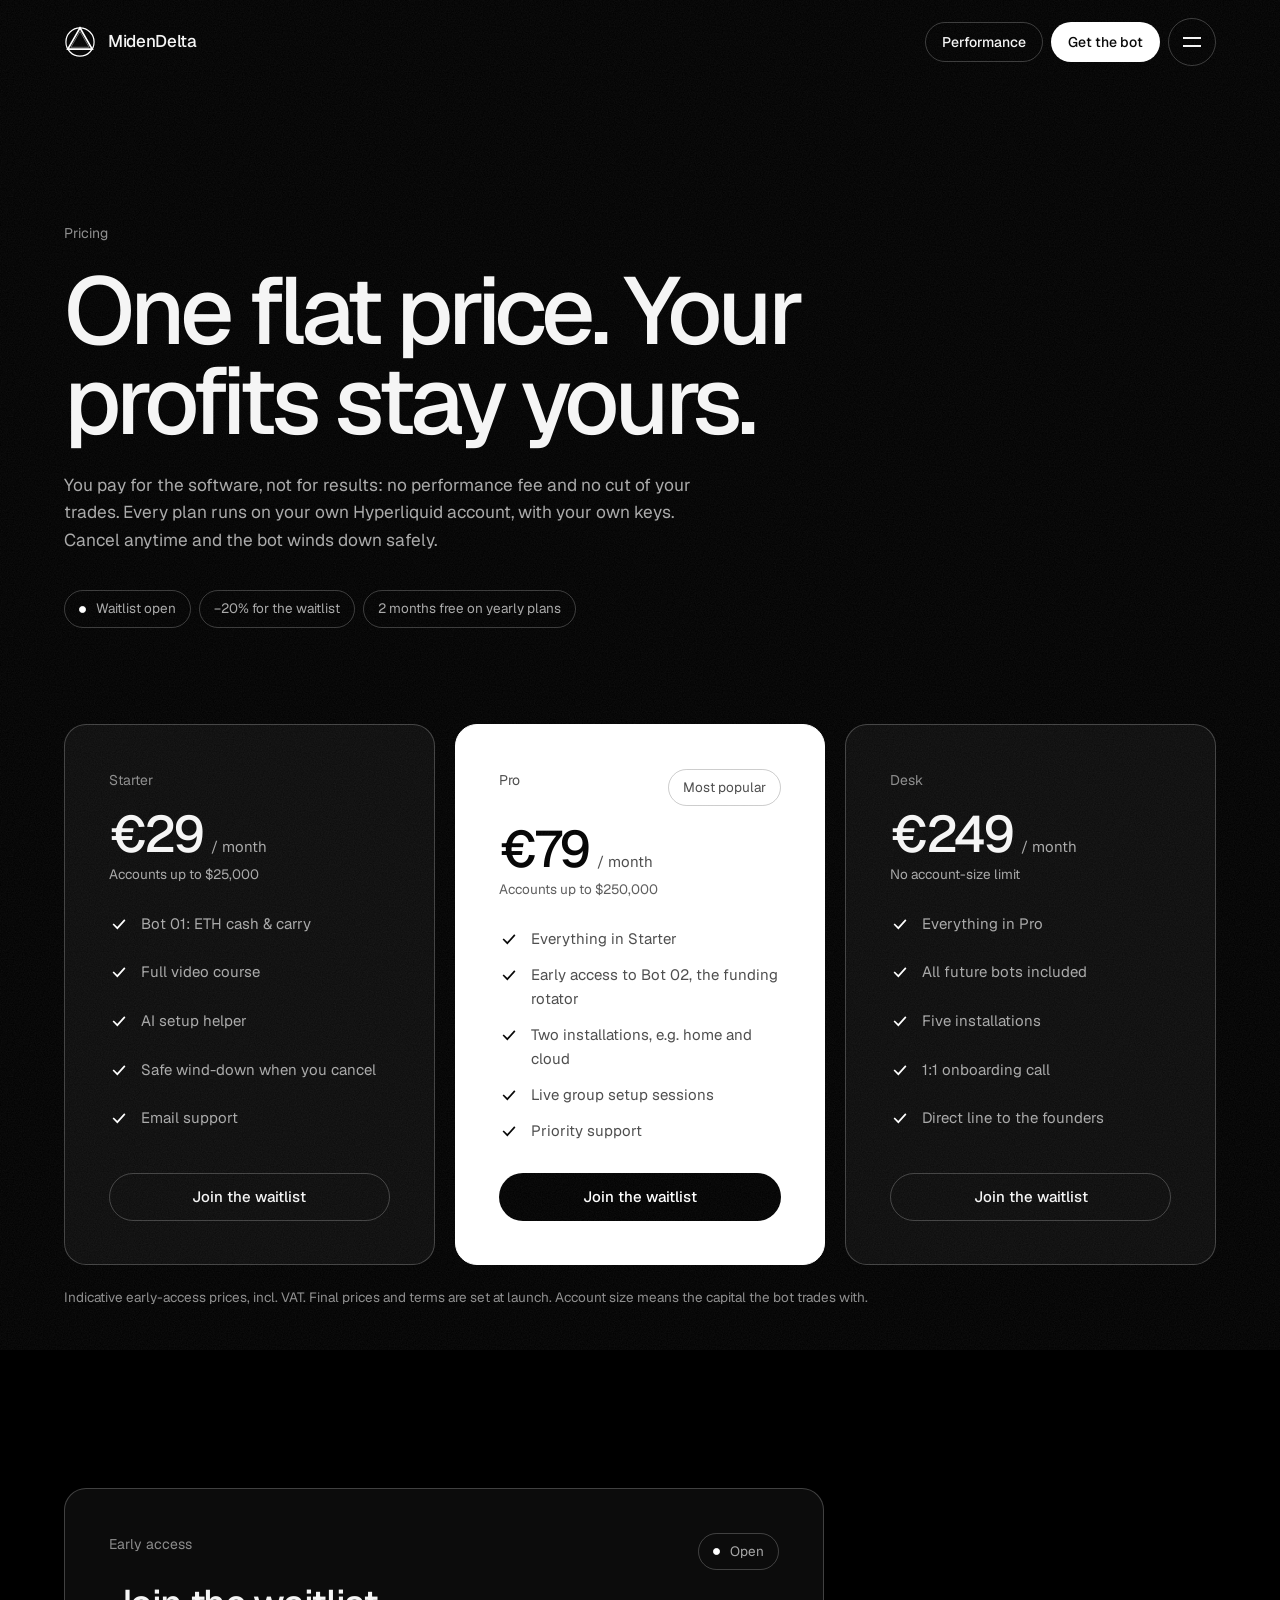
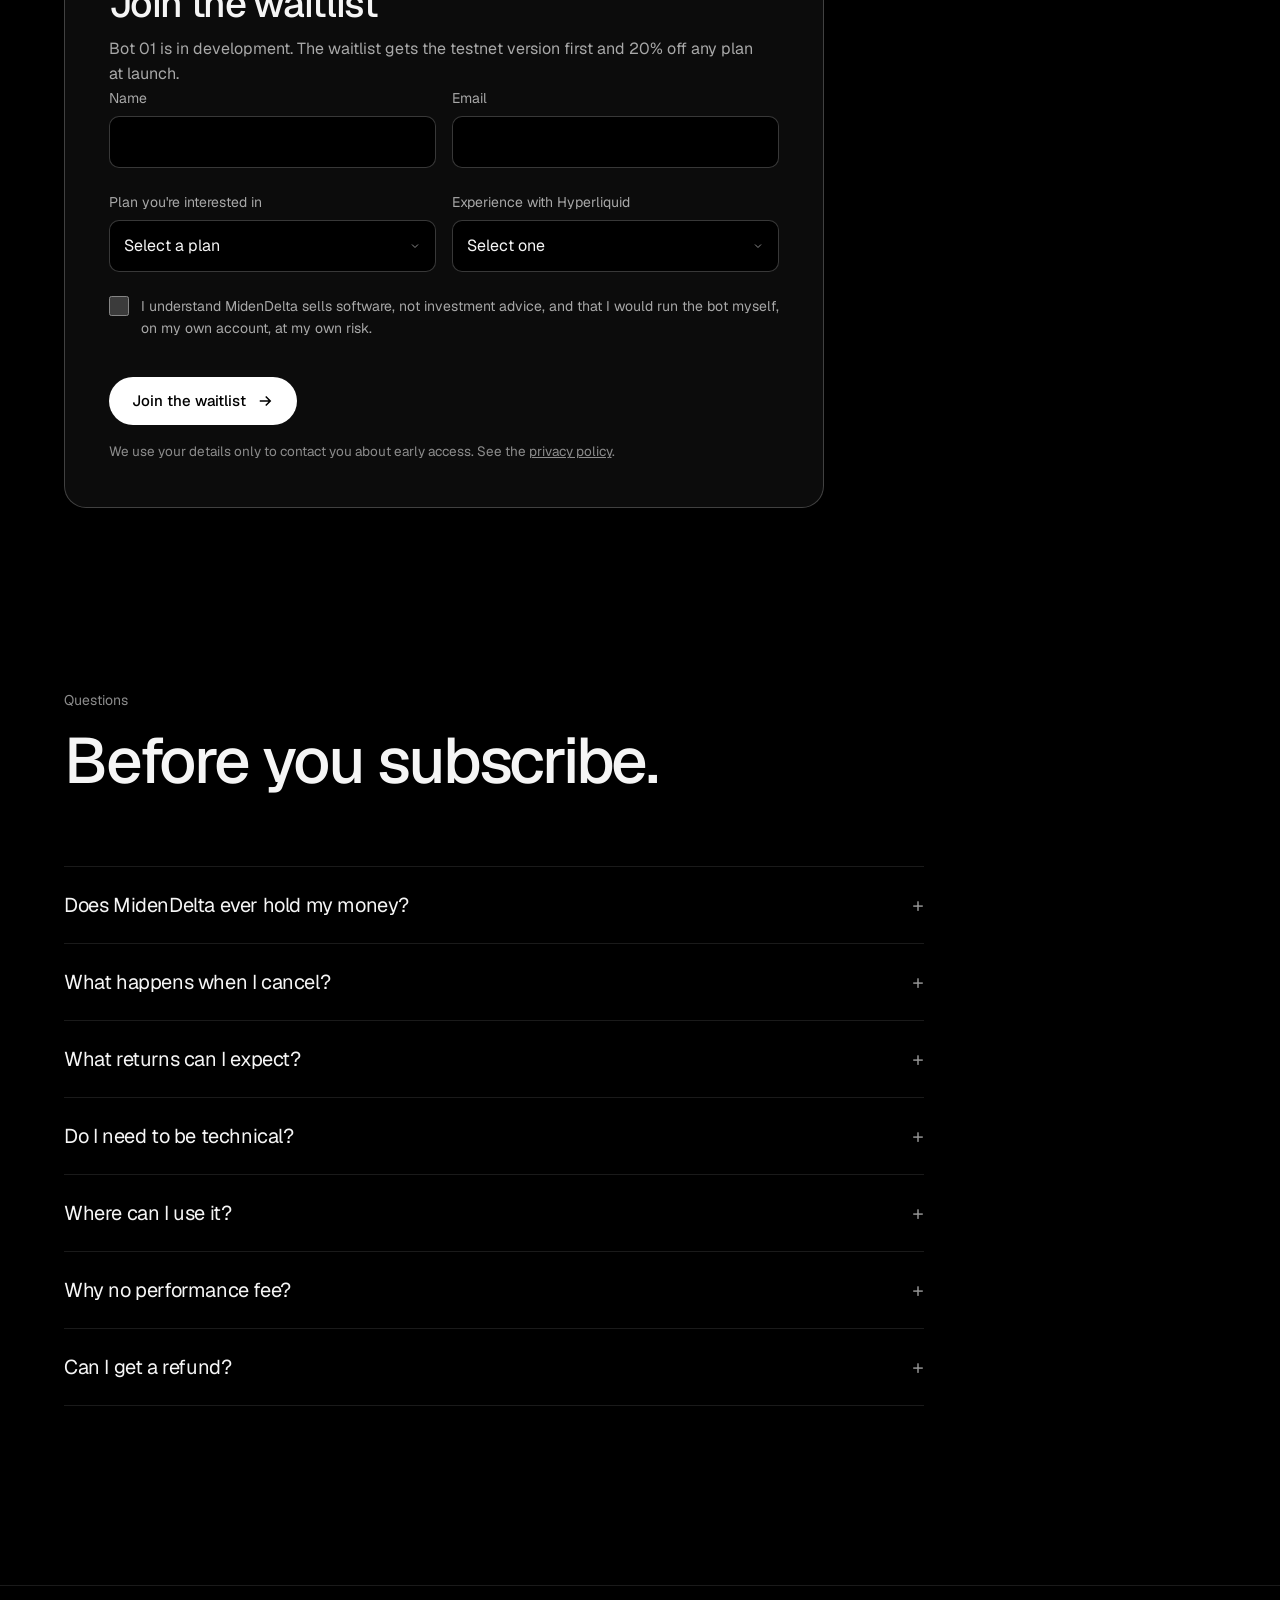
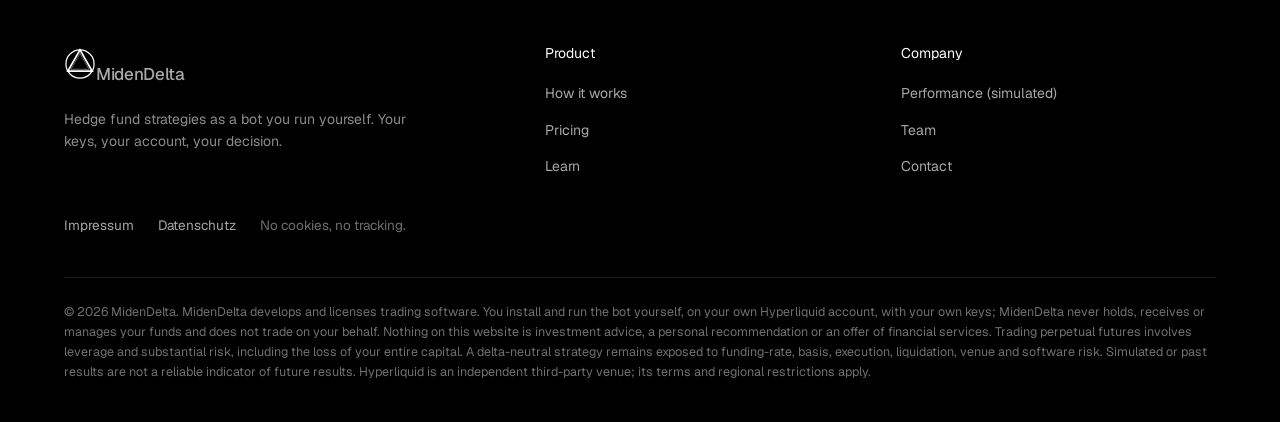
<file: site/pricing.html>
<!doctype html>
<html lang="en">
<head>
  <meta charset="utf-8" />
  <meta name="viewport" content="width=device-width, initial-scale=1, viewport-fit=cover" />
  <title>Pricing · MidenDelta</title>
  <meta name="description" content="MidenDelta bot plans: a flat monthly subscription, no performance fee, no cut of your trades. Join the waitlist for early access." />
  <meta name="theme-color" content="#000000" />
  <link rel="icon" href="data:image/svg+xml,%3Csvg xmlns='http://www.w3.org/2000/svg' viewBox='-50 -50 100 100'%3E%3Ccircle r='44' fill='none' stroke='%23a0a0a0' stroke-width='6'/%3E%3Cpath d='M0,-44 L38.105,22 L-38.105,22 Z' fill='none' stroke='%23a0a0a0' stroke-width='7' stroke-linejoin='miter'/%3E%3C/svg%3E" />
  <link rel="stylesheet" href="assets/css/fonts.css" />
  <link rel="stylesheet" href="assets/css/site.css" />
  <script type="importmap">{ "imports": { "lenis": "./assets/vendor/lenis.mjs" } }</script>
</head>
<body>
<main id="main">
  <section class="page-hero">
    <div class="wrap" style="position:relative">
      <span class="eyebrow reveal">Pricing</span>
      <h1 class="reveal" data-delay="1">One flat price. Your profits stay yours.</h1>
      <p class="reveal" data-delay="2">You pay for the software, not for results: no performance fee and no cut of your trades. Every plan runs on your own Hyperliquid account, with your own keys. Cancel anytime and the bot winds down safely.</p>
      <div class="status-strip reveal" data-delay="3">
        <span class="status-pill"><span class="dot ok"></span>Waitlist open</span>
        <span class="status-pill">−20% for the waitlist</span>
        <span class="status-pill">2 months free on yearly plans</span>
      </div>
    </div>
  </section>

  <section class="section" style="padding-top:0">
    <div class="wrap plans">
      <article class="path reveal">
        <div class="path-top"><span class="eyebrow">Starter</span></div>
        <div class="price"><b>€29</b><span>/ month</span></div>
        <p class="price-note">Accounts up to $25,000</p>
        <ul class="perks">
          <li><svg viewBox="0 0 24 24" fill="none" stroke="currentColor" stroke-width="2" aria-hidden="true"><path d="m5 12 5 5 9-10"/></svg><span>Bot 01: ETH cash &amp; carry</span></li>
          <li><svg viewBox="0 0 24 24" fill="none" stroke="currentColor" stroke-width="2" aria-hidden="true"><path d="m5 12 5 5 9-10"/></svg><span>Full video course</span></li>
          <li><svg viewBox="0 0 24 24" fill="none" stroke="currentColor" stroke-width="2" aria-hidden="true"><path d="m5 12 5 5 9-10"/></svg><span>AI setup helper</span></li>
          <li><svg viewBox="0 0 24 24" fill="none" stroke="currentColor" stroke-width="2" aria-hidden="true"><path d="m5 12 5 5 9-10"/></svg><span>Safe wind-down when you cancel</span></li>
          <li><svg viewBox="0 0 24 24" fill="none" stroke="currentColor" stroke-width="2" aria-hidden="true"><path d="m5 12 5 5 9-10"/></svg><span>Email support</span></li>
        </ul>
        <a class="btn btn-ghost" href="#waitlist" data-plan="Starter">Join the waitlist</a>
      </article>
      <article class="path primary reveal">
        <div class="path-top"><span class="eyebrow">Pro</span><span class="status-pill">Most popular</span></div>
        <div class="price"><b>€79</b><span>/ month</span></div>
        <p class="price-note">Accounts up to $250,000</p>
        <ul class="perks">
          <li><svg viewBox="0 0 24 24" fill="none" stroke="currentColor" stroke-width="2" aria-hidden="true"><path d="m5 12 5 5 9-10"/></svg><span>Everything in Starter</span></li>
          <li><svg viewBox="0 0 24 24" fill="none" stroke="currentColor" stroke-width="2" aria-hidden="true"><path d="m5 12 5 5 9-10"/></svg><span>Early access to Bot 02, the funding rotator</span></li>
          <li><svg viewBox="0 0 24 24" fill="none" stroke="currentColor" stroke-width="2" aria-hidden="true"><path d="m5 12 5 5 9-10"/></svg><span>Two installations, e.g. home and cloud</span></li>
          <li><svg viewBox="0 0 24 24" fill="none" stroke="currentColor" stroke-width="2" aria-hidden="true"><path d="m5 12 5 5 9-10"/></svg><span>Live group setup sessions</span></li>
          <li><svg viewBox="0 0 24 24" fill="none" stroke="currentColor" stroke-width="2" aria-hidden="true"><path d="m5 12 5 5 9-10"/></svg><span>Priority support</span></li>
        </ul>
        <a class="btn btn-primary" href="#waitlist" data-plan="Pro">Join the waitlist</a>
      </article>
      <article class="path reveal">
        <div class="path-top"><span class="eyebrow">Desk</span></div>
        <div class="price"><b>€249</b><span>/ month</span></div>
        <p class="price-note">No account-size limit</p>
        <ul class="perks">
          <li><svg viewBox="0 0 24 24" fill="none" stroke="currentColor" stroke-width="2" aria-hidden="true"><path d="m5 12 5 5 9-10"/></svg><span>Everything in Pro</span></li>
          <li><svg viewBox="0 0 24 24" fill="none" stroke="currentColor" stroke-width="2" aria-hidden="true"><path d="m5 12 5 5 9-10"/></svg><span>All future bots included</span></li>
          <li><svg viewBox="0 0 24 24" fill="none" stroke="currentColor" stroke-width="2" aria-hidden="true"><path d="m5 12 5 5 9-10"/></svg><span>Five installations</span></li>
          <li><svg viewBox="0 0 24 24" fill="none" stroke="currentColor" stroke-width="2" aria-hidden="true"><path d="m5 12 5 5 9-10"/></svg><span>1:1 onboarding call</span></li>
          <li><svg viewBox="0 0 24 24" fill="none" stroke="currentColor" stroke-width="2" aria-hidden="true"><path d="m5 12 5 5 9-10"/></svg><span>Direct line to the founders</span></li>
        </ul>
        <a class="btn btn-ghost" href="#waitlist" data-plan="Desk">Join the waitlist</a>
      </article>
    </div>
    <div class="wrap"><p class="price-note" style="margin-top:22px">Indicative early-access prices, incl. VAT. Final prices and terms are set at launch. Account size means the capital the bot trades with.</p></div>
  </section>

  <section class="section" id="waitlist" style="padding-top:0">
    <div class="wrap">
      <article class="path waitlist reveal">
        <div class="path-top"><span class="eyebrow">Early access</span><span class="status-pill"><span class="dot ok"></span>Open</span></div>
        <h2>Join the waitlist</h2>
        <p>Bot 01 is in development. The waitlist gets the testnet version first and 20% off any plan at launch.</p>
        <div class="form-wrap">
          <form class="form" data-form="bot-waitlist" novalidate>
            <div class="row">
              <div class="field"><label for="w-name">Name</label><input id="w-name" name="name" autocomplete="name" required /><span class="err" role="alert"></span></div>
              <div class="field"><label for="w-email">Email</label><input id="w-email" name="email" type="email" autocomplete="email" inputmode="email" required /><span class="err" role="alert"></span></div>
            </div>
            <div class="row">
              <div class="field"><label for="w-plan">Plan you're interested in</label>
                <select id="w-plan" name="plan" required>
                  <option value="">Select a plan</option><option>Starter</option><option>Pro</option><option>Desk</option><option>Not sure yet</option>
                </select><span class="err" role="alert"></span></div>
              <div class="field"><label for="w-exp">Experience with Hyperliquid</label>
                <select id="w-exp" name="experience" required>
                  <option value="">Select one</option><option>New to Hyperliquid</option><option>Used it a few times</option><option>Trade there regularly</option>
                </select><span class="err" role="alert"></span></div>
            </div>
            <label class="check"><input type="checkbox" name="understood" required /><span>I understand MidenDelta sells software, not investment advice, and that I would run the bot myself, on my own account, at my own risk.</span></label>
            <span class="err" data-for="understood" role="alert"></span>
            <button class="btn btn-primary submit" type="submit">Join the waitlist
              <svg viewBox="0 0 24 24" fill="none" stroke="currentColor" stroke-width="2" aria-hidden="true"><path d="M5 12h14M13 6l6 6-6 6"/></svg></button>
            <p class="price-note">We use your details only to contact you about early access. See the <a href="datenschutz.html" style="color:inherit">privacy policy</a>.</p>
          </form>
          <div class="form-success" role="status" tabindex="-1">
            <h3><svg viewBox="0 0 24 24" fill="none" stroke="currentColor" stroke-width="2" aria-hidden="true"><circle cx="12" cy="12" r="9"/><path d="m8 12 3 3 5-6"/></svg>You're on the list.</h3>
            <p>We'll email you when the testnet version is ready, and your 20% code at launch. Meanwhile, see how the setup works on the <a href="learn.html" style="color:inherit">Learn</a> page.</p>
          </div>
        </div>
      </article>
    </div>
  </section>

  <section class="section" style="padding-top:0">
    <div class="wrap">
      <div class="section-head reveal"><span class="eyebrow">Questions</span><h2>Before you subscribe.</h2></div>
      <div class="faq reveal">
        <details><summary>Does MidenDelta ever hold my money?</summary><p>No. The bot runs on your machine and trades in your own Hyperliquid account through an API wallet that can't withdraw. We never receive, hold or move your funds, and we never see your keys.</p></details>
        <details><summary>What happens when I cancel?</summary><p>The licence runs until the end of the paid period. After that the bot stops opening new positions and offers to close your existing ones in one step. It never leaves you half-hedged. Your funds stay in your account the whole time.</p></details>
        <details><summary>What returns can I expect?</summary><p>We don't promise any. The bot earns the funding rate on its short, which changes every hour and can turn negative. Our <a href="performance.html" style="color:inherit">simulated research</a> shows how the strategy would have behaved historically; the future will differ.</p></details>
        <details><summary>Do I need to be technical?</summary><p>No. If you can install an app and copy a key, you can run the bot. The video course and the AI helper take you through every step, including creating the API wallet.</p></details>
        <details><summary>Where can I use it?</summary><p>Wherever you can legally use Hyperliquid. Hyperliquid restricts some regions, including the United States; its terms apply to your account.</p></details>
        <details><summary>Why no performance fee?</summary><p>Because we sell software, not asset management. A flat price keeps our incentives simple: we're paid for a bot that works well and is easy to run, not for how much you trade or risk.</p></details>
        <details><summary>Can I get a refund?</summary><p>For consumers in the EU, the statutory right of withdrawal applies. The details will be in our terms at launch.</p></details>
      </div>
    </div>
  </section>
</main>
<script type="module" src="assets/js/pricing.js"></script>
</body>
</html>
</file>
<file: site/assets/css/fonts.css>
/* Self-hosted fonts (no request to Google): Geist and Geist Mono, SIL Open Font License (see ../fonts/OFL.txt). */
@font-face {
  font-family: "Geist";
  src: url("../fonts/Geist-Variable.woff2") format("woff2");
  font-weight: 100 900;
  font-style: normal;
  font-display: swap;
}
@font-face {
  font-family: "Geist Mono";
  src: url("../fonts/GeistMono-Variable.woff2") format("woff2");
  font-weight: 100 900;
  font-style: normal;
  font-display: swap;
}
</file>
<file: site/assets/css/site.css>
/* MidenDelta — monochrome.
   Black, white and graphite only. Long vs. short is carried by filled vs. hollow marks, never by hue.
   One family (Geist); Geist Mono is reserved for on-chain data: prices, deltas, formulas. */
:root {
  --black: #000000;
  --white: #ffffff;
  --g-950: #0c0c0c;
  --g-900: #141414;
  --g-800: #1f1f1f;
  --g-600: #4a4a4a;
  --g-400: #8c8c8c;
  --g-300: #a8a8a8;
  --g-200: #cfcfcf;

  --bg: var(--black);
  --text: #f5f5f5;
  --text-2: var(--g-300);
  --muted: var(--g-400);
  --line: rgba(255, 255, 255, 0.1);
  --line-strong: rgba(255, 255, 255, 0.22);

  --font: "Geist", ui-sans-serif, system-ui, -apple-system, sans-serif;
  --font-mono: "Geist Mono", ui-monospace, SFMono-Regular, monospace;

  --radius: 14px;
  --radius-lg: 22px;
  --gutter: clamp(16px, 5vw, 72px);
  --maxw: 1240px;
  --ease-out: cubic-bezier(0.16, 1, 0.3, 1);
  --ease-io: cubic-bezier(0.65, 0, 0.35, 1);
  color-scheme: dark;
}

@view-transition { navigation: auto; }
::view-transition-old(root) { animation: vt-out 0.35s var(--ease-io) both; }
::view-transition-new(root) { animation: vt-in 0.6s var(--ease-out) both; }
@keyframes vt-out { to { opacity: 0; } }
@keyframes vt-in { from { opacity: 0; } }

*, *::before, *::after { box-sizing: border-box; }
html { -webkit-text-size-adjust: 100%; }
html.lenis, html.lenis body { height: auto; }
.lenis.lenis-smooth { scroll-behavior: auto !important; }
body {
  margin: 0; background: var(--bg); color: var(--text);
  font-family: var(--font); font-size: 16px; line-height: 1.6; font-weight: 400;
  -webkit-font-smoothing: antialiased; overflow-x: hidden;
}
/* photographic grain over everything */
body::after {
  content: ""; position: fixed; inset: -50%; z-index: 150; pointer-events: none; opacity: 0.07;
  background-image: url("data:image/svg+xml,%3Csvg xmlns='http://www.w3.org/2000/svg' width='220' height='220'%3E%3Cfilter id='n'%3E%3CfeTurbulence type='fractalNoise' baseFrequency='.85' numOctaves='3' stitchTiles='stitch'/%3E%3CfeColorMatrix values='0 0 0 0 1 0 0 0 0 1 0 0 0 0 1 0 0 0 .9 0'/%3E%3C/filter%3E%3Crect width='100%25' height='100%25' filter='url(%23n)'/%3E%3C/svg%3E");
  animation: grain 1.2s steps(4) infinite;
}
@keyframes grain { 25% { transform: translate(-3%, 2%); } 50% { transform: translate(2%, -3%); } 75% { transform: translate(-2%, -2%); } }

img { max-width: 100%; display: block; }
[hidden] { display: none !important; }
a { color: inherit; }
button, input, select, textarea { font: inherit; color: inherit; }
::selection { background: var(--white); color: var(--black); }
:focus-visible { outline: 1.5px solid var(--white); outline-offset: 3px; border-radius: 6px; }

.skip-link { position: absolute; left: 12px; top: -60px; z-index: 200; background: var(--white); color: var(--black); padding: 10px 16px; border-radius: 10px; font-weight: 500; text-decoration: none; transition: top .2s; }
.skip-link:focus { top: 12px; }

.mono { font-family: var(--font-mono); font-feature-settings: "tnum"; }
.eyebrow { display: inline-flex; align-items: baseline; gap: 10px; font-size: 14px; color: var(--muted); letter-spacing: 0; }
.eyebrow b { font-family: var(--font-mono); font-weight: 400; font-size: 12px; color: var(--g-200); }
h1, h2, h3 { font-family: var(--font); font-weight: 500; letter-spacing: -0.035em; line-height: 1.02; margin: 0; text-wrap: balance; }
p { margin: 0; text-wrap: pretty; }
.grad-text { color: inherit; }
strong { font-weight: 500; color: var(--text); }

/* ---------- Buttons ---------- */
.btn {
  --h: 48px; display: inline-flex; align-items: center; justify-content: center; gap: 10px;
  min-height: var(--h); padding: 0 22px; border-radius: 999px; font-weight: 500; font-size: 15px;
  text-decoration: none; cursor: pointer; border: 1px solid transparent; white-space: nowrap;
  transition: background .25s, color .25s, border-color .25s, transform .2s var(--ease-out);
}
.btn:active { transform: scale(.97); }
.btn svg { width: 18px; height: 18px; flex: none; transition: transform .3s var(--ease-out); }
.btn:hover svg { transform: translateX(3px); }
.btn-primary { background: var(--white); color: var(--black); }
.btn-primary:hover { background: var(--g-200); }
.btn-ghost { background: transparent; border-color: var(--line-strong); color: var(--text); }
.btn-ghost:hover { border-color: var(--white); }
.btn-sm { --h: 40px; padding: 0 16px; font-size: 14px; }

/* ---------- Header / menu ---------- */
.site-header { position: fixed; inset: 0 0 auto 0; z-index: 100; display: flex; align-items: center; justify-content: space-between; padding: 18px var(--gutter); transition: background .3s, padding .3s, border-color .3s; border-bottom: 1px solid transparent; }
.site-header.scrolled { background: rgba(0,0,0,.72); backdrop-filter: blur(14px); -webkit-backdrop-filter: blur(14px); padding-block: 12px; border-bottom-color: var(--line); }
.brand { display: inline-flex; align-items: center; gap: 12px; text-decoration: none; min-height: 44px; }
.brand-mark { width: 32px; height: 32px; color: var(--white); flex: none; }
.brand-name { font-weight: 500; font-size: 17px; letter-spacing: -0.02em; }
.brand-name b { font-weight: 500; }
.mark-lg { display: block; width: 100%; height: auto; color: var(--white); overflow: visible; }
.header-actions { display: flex; align-items: center; gap: 8px; }
.menu-btn { width: 48px; height: 48px; border-radius: 50%; border: 1px solid var(--line-strong); background: transparent; cursor: pointer; display: grid; place-items: center; position: relative; z-index: 120; transition: border-color .2s; }
.menu-btn:hover { border-color: var(--white); }
.menu-btn span { position: absolute; width: 18px; height: 1.5px; background: var(--text); transition: transform .35s var(--ease-out); }
.menu-btn span:nth-child(1) { transform: translateY(-4px); }
.menu-btn span:nth-child(2) { transform: translateY(4px); }
.menu-open .menu-btn span:nth-child(1) { transform: rotate(45deg); }
.menu-open .menu-btn span:nth-child(2) { transform: rotate(-45deg); }

.menu { position: fixed; inset: 0; z-index: 110; display: grid; grid-template-columns: 1.3fr 1fr; background: var(--black); clip-path: inset(0 0 100% 0); transition: clip-path .75s var(--ease-io); visibility: hidden; }
.menu-open .menu { clip-path: inset(0 0 0 0); visibility: visible; }
.menu nav { display: flex; flex-direction: column; justify-content: center; padding: 120px var(--gutter) 60px; }
.menu-link { display: flex; align-items: baseline; gap: 18px; text-decoration: none; padding: 8px 0; font-size: clamp(34px, 5.4vw, 72px); font-weight: 500; letter-spacing: -0.045em; line-height: 1.05; color: var(--g-600); opacity: 0; transform: translateY(30px); transition: color .25s; }
.menu-open .menu-link { opacity: 1; transform: none; transition: color .25s, opacity .7s var(--ease-out), transform .7s var(--ease-out); }
.menu-open .menu-link:nth-child(1) { transition-delay: 0s, .2s, .2s; }
.menu-open .menu-link:nth-child(2) { transition-delay: 0s, .26s, .26s; }
.menu-open .menu-link:nth-child(3) { transition-delay: 0s, .32s, .32s; }
.menu-open .menu-link:nth-child(4) { transition-delay: 0s, .38s, .38s; }
.menu-open .menu-link:nth-child(5) { transition-delay: 0s, .44s, .44s; }
.menu-link:hover, .menu-link[aria-current="page"] { color: var(--white); }
.menu-link small { font-family: var(--font-mono); font-size: 12px; color: var(--muted); letter-spacing: 0; }
.menu-arrow { width: .45em; height: .45em; transition: transform .3s var(--ease-out); }
.menu-link:hover .menu-arrow { transform: translate(4px, -4px); }
.menu-tag { font-size: 13px; letter-spacing: 0; color: var(--muted); border: 1px solid var(--line-strong); border-radius: 999px; padding: 3px 10px; align-self: center; font-weight: 400; }
.menu aside { border-left: 1px solid var(--line); padding: 140px var(--gutter) 60px; display: flex; flex-direction: column; justify-content: space-between; gap: 32px; }
.menu aside .mark-lg { width: min(260px, 60%); color: var(--g-600); }
.menu aside p { color: var(--muted); font-size: 14px; max-width: 34ch; }
@media (max-width: 820px) { .menu { grid-template-columns: 1fr; } .menu aside { display: none; } .header-demo { display: none; } }

/* ---------- Story ---------- */
.story { position: relative; height: 1320vh; }
.story-stage { position: sticky; top: 0; height: 100vh; height: 100svh; overflow: hidden; background: var(--black); }
#scene { position: absolute; inset: 0; width: 100%; height: 100%; display: block; }
.stage-fallback { position: absolute; inset: 0; display: none; place-items: center; }
.stage-fallback .mark-lg { width: min(40vh, 50vw); margin-left: 30vw; color: var(--g-600); }
.no-webgl .stage-fallback { display: grid; }
.stage-vignette { position: absolute; inset: 0; pointer-events: none; }
.stage-vignette::before, .stage-vignette::after { content: ""; position: absolute; inset: 0; transition: opacity .5s; }
.stage-vignette::before { background: linear-gradient(90deg, rgba(0,0,0,.82) 0%, rgba(0,0,0,.4) 30%, transparent 55%); opacity: var(--vl, 1); }
.stage-vignette::after { background: linear-gradient(270deg, rgba(0,0,0,.85) 0%, rgba(0,0,0,.45) 32%, transparent 58%); opacity: var(--vr, 0); }

.steps { position: absolute; inset: 0; pointer-events: none; }
.step { position: absolute; left: var(--gutter); top: 50%; width: min(440px, 38vw); transform: translateY(calc(-50% + var(--dy, 0px))); opacity: 0; visibility: hidden; filter: blur(var(--blur, 0px)); will-change: opacity, transform, filter; }
.step.is-live { pointer-events: auto; }
.step .eyebrow { margin-bottom: 20px; }
.step h2 { font-size: clamp(34px, 4vw, 56px); margin-bottom: 20px; }
.step p { color: var(--text-2); font-size: clamp(16px, 1.15vw, 18px); }
.step p + p { margin-top: 12px; }
.step .note { color: var(--muted); font-size: 14px; }

.step-hero { width: min(680px, 50vw); }
.step-hero h1 { font-size: clamp(52px, 7vw, 116px); letter-spacing: -0.055em; line-height: .94; font-weight: 500; }
.step-hero .hero-claim { margin-top: 26px; font-size: clamp(18px, 1.5vw, 22px); color: var(--white); letter-spacing: -0.01em; }
.step-hero p { margin-top: 12px; max-width: 44ch; font-size: clamp(16px, 1.15vw, 18px); color: var(--text-2); }
.hero-actions { display: flex; flex-wrap: wrap; gap: 10px; margin-top: 36px; }
.scroll-cue { position: absolute; left: var(--gutter); bottom: 28px; display: flex; align-items: center; gap: 14px; font-size: 13px; color: var(--muted); transition: opacity .4s; }
.scroll-cue i { width: 44px; height: 1px; background: var(--line-strong); position: relative; overflow: hidden; }
.scroll-cue i::after { content: ""; position: absolute; top: 0; left: -44px; width: 44px; height: 1px; background: var(--white); animation: cue 2.4s var(--ease-io) infinite; }
@keyframes cue { to { left: 44px; } }

.formula { margin-top: 22px; display: inline-flex; flex-wrap: wrap; align-items: center; gap: 8px; font-family: var(--font-mono); font-size: 13px; color: var(--g-200); border: 1px solid var(--line-strong); border-radius: 10px; padding: 10px 14px; }
.formula em { font-style: normal; color: var(--white); }
.chips { display: flex; flex-wrap: wrap; gap: 8px; margin-top: 22px; }
.chip { display: inline-flex; align-items: center; gap: 8px; font-size: 13px; padding: 6px 12px; border-radius: 999px; border: 1px solid var(--line-strong); color: var(--text-2); }
.chip.long::before, .chip.short::before, .chip.usdc::before { content: ""; width: 8px; height: 8px; border-radius: 50%; }
.chip.long::before { background: var(--white); }
.chip.short::before { border: 1.5px solid var(--white); }
.chip.usdc::before { background: var(--g-400); }
.ticker { margin-top: 24px; display: grid; grid-template-columns: repeat(2, minmax(0,1fr)); border-top: 1px solid var(--line-strong); }
.ticker div { padding: 12px 0; border-bottom: 1px solid var(--line); }
.ticker div:nth-child(odd) { padding-right: 16px; }
.ticker dt { font-size: 13px; color: var(--muted); }
.ticker dd { margin: 2px 0 0; font-family: var(--font-mono); font-size: 20px; font-feature-settings: "tnum"; color: var(--white); }

/* security chapter: token turns on the left, points rise one by one on the right */
.spec { position: absolute; inset: 0; pointer-events: none; }
.spec-chart { position: absolute; left: var(--gutter); top: 50%; width: min(760px, 52vw); height: min(560px, 66vh); margin: 0; transform: translateY(calc(-50% + var(--dy, 0px))); opacity: 0; visibility: hidden; display: flex; flex-direction: column; gap: 10px; }
.spec-chart canvas { flex: 1; width: 100%; min-height: 0; border: 1px solid var(--line); border-radius: 14px; padding: 14px 12px 10px 14px; background: rgba(0,0,0,.55); }
.spec-chart figcaption { font-size: 12px; color: var(--muted); }
.spec-col { position: absolute; right: var(--gutter); top: 50%; transform: translateY(-50%); width: min(430px, 34vw); }
.spec-head, .spec-list li { opacity: 0; visibility: hidden; transform: translateY(var(--dy, 0px)); filter: blur(var(--blur, 0px)); will-change: opacity, transform, filter; }
.spec-head h2 { font-size: clamp(32px, 3.4vw, 50px); margin: 16px 0 24px; }
.spec-list { list-style: none; margin: 0; padding: 0; }
.spec-list li:first-child { border-top: 1px solid var(--line-strong); }
.spec-list li { display: grid; grid-template-columns: 32px 1fr; gap: 4px 10px; padding: 13px 0 14px; border-bottom: 1px solid var(--line); }
.spec-list .n { font-family: var(--font-mono); font-size: 12px; color: var(--muted); padding-top: 4px; }
.spec-list h3 { font-size: 17px; letter-spacing: -0.02em; line-height: 1.3; }
.spec-list h3 .mono { font-family: var(--font-mono); font-size: .92em; }
.spec-list p { grid-column: 2; color: var(--text-2); font-size: 14px; line-height: 1.5; }

.spec-col { top: calc(50% + 28px); }
/* shorter screens: every spec keeps its title, only the newest one shows its detail */
@media (min-width: 821px) and (max-height: 940px) {
  .spec-head h2 { font-size: 32px; margin: 10px 0 14px; }
  .spec-list li { padding: 10px 0 11px; }
  .spec-list h3 { font-size: 15.5px; }
  .spec-list p { font-size: 13.5px; line-height: 1.45; display: none; }
  .spec-list li.current p { display: block; }
}

.rail { position: absolute; right: calc(var(--gutter) * .45); top: 50%; transform: translateY(-50%); display: flex; flex-direction: column; gap: 2px; z-index: 5; transition: opacity .4s; }
.rail button { position: relative; width: 44px; height: 30px; background: none; border: 0; cursor: pointer; display: grid; place-items: center; }
.rail button::before { content: ""; width: 5px; height: 5px; border-radius: 50%; border: 1px solid var(--g-400); transition: background .3s, border-color .3s, transform .3s var(--ease-out); }
.rail button.active::before { background: var(--white); border-color: var(--white); transform: scale(1.3); }
.rail button span { position: absolute; right: 40px; white-space: nowrap; font-size: 12px; color: var(--text-2); opacity: 0; transform: translateX(6px); transition: opacity .2s, transform .2s; pointer-events: none; }
.rail button:hover span, .rail button:focus-visible span, .rail button.active span { opacity: 1; transform: none; }
.progress-line { position: absolute; left: 0; bottom: 0; height: 1px; width: 100%; transform-origin: 0 50%; transform: scaleX(var(--p, 0)); background: var(--white); opacity: .6; }

@media (max-width: 820px) {
  .stage-vignette::before { background: linear-gradient(0deg, #000 0%, rgba(0,0,0,.88) 36%, transparent 60%); }
  .stage-vignette::after { display: none; }
  .step { left: 16px; right: 16px; width: auto; top: auto; bottom: 28px; transform: translateY(var(--dy, 0px)); }
  .step h2 { font-size: 30px; margin-bottom: 12px; }
  .step p { font-size: 15px; }
  .step .eyebrow { margin-bottom: 10px; }
  .step .note, .step .chips { display: none; }
  .formula { margin-top: 12px; font-size: 12px; }
  .ticker { margin-top: 12px; } .ticker dd { font-size: 16px; }
  .step-hero { top: 96px; bottom: auto; }
  .step-hero h1 { font-size: clamp(44px, 13vw, 64px); }
  .step-hero .hero-claim { margin-top: 16px; }
  .hero-actions { margin-top: 22px; } .hero-actions .btn { flex: 1 1 auto; justify-content: center; }
  .rail { display: none; }
  .spec-chart { left: 12px; right: 12px; width: auto; top: 76px; height: min(460px, calc(100svh - 390px)); transform: translateY(var(--dy, 0px)); }
  .spec-chart canvas { padding: 10px 8px 6px 10px; }
  .spec-chart figcaption { font-size: 11px; }
  .spec-col { left: 16px; right: 16px; width: auto; top: auto; bottom: 22px; transform: none; }
  .spec-head h2 { font-size: 26px; margin: 6px 0 10px; }
  .spec-list li:first-child { border-top: 0; }
  .spec-list li { position: absolute; left: 0; right: 0; top: 0; border: 0; border-top: 1px solid var(--line-strong); padding: 12px 0 0; }
  .spec-list { position: relative; min-height: 148px; }
  .spec-list h3 { font-size: 17px; }
  .spec-list p { font-size: 14px; }
}

/* ---------- Content sections ---------- */
.section { position: relative; padding: clamp(96px, 14vw, 180px) var(--gutter); }
.wrap { max-width: var(--maxw); margin: 0 auto; }
.section-head { max-width: 760px; margin-bottom: clamp(40px, 6vw, 72px); }
.section-head h2 { font-size: clamp(38px, 5vw, 72px); margin-top: 16px; }
.section-head p { color: var(--text-2); font-size: 18px; margin-top: 20px; max-width: 58ch; }

.terms { display: grid; grid-template-columns: repeat(4, minmax(0, 1fr)); border-top: 1px solid var(--line-strong); margin: 0; }
.term { padding: 24px 24px 34px 0; min-height: 170px; display: flex; flex-direction: column; justify-content: flex-start; gap: 40px; border-bottom: 1px solid var(--line); }
.term dt { font-size: 14px; color: var(--muted); }
.term dd { margin: 0; font-size: clamp(22px, 2.1vw, 30px); letter-spacing: -0.03em; line-height: 1.15; font-weight: 500; }
.term dd small { display: block; font-size: 14px; color: var(--muted); letter-spacing: 0; margin-top: 8px; line-height: 1.45; font-weight: 400; }
.term.highlight dd { text-decoration: underline; text-decoration-thickness: 1px; text-underline-offset: 6px; }
.terms.three { grid-template-columns: repeat(3, minmax(0, 1fr)); }
@media (max-width: 980px) { .terms, .terms.three { grid-template-columns: repeat(2, minmax(0, 1fr)); } }
@media (max-width: 520px) { .terms, .terms.three { grid-template-columns: 1fr; } .term { min-height: 0; gap: 8px; padding: 18px 0 20px; } .term dd { font-size: 21px; } .section { padding-top: 72px; padding-bottom: 72px; } .section-head { margin-bottom: 28px; } }

.roadmap { display: grid; grid-template-columns: repeat(4, minmax(0,1fr)); gap: 0; border-top: 1px solid var(--line-strong); }
.road { padding: 28px 28px 36px 0; position: relative; }
.road + .road { padding-left: 28px; border-left: 1px solid var(--line); }
.road .idx { font-family: var(--font-mono); font-size: 12px; color: var(--muted); }
.road h3 { font-size: 26px; margin: 48px 0 10px; }
.road p { color: var(--text-2); font-size: 15px; }
.road .status { position: absolute; top: 24px; right: 28px; font-size: 13px; color: var(--muted); display: inline-flex; align-items: center; gap: 8px; }
.road .status::before { content: ""; width: 7px; height: 7px; border-radius: 50%; border: 1px solid currentColor; }
.road .status.live { color: var(--white); }
.road .status.live::before { background: var(--white); border-color: var(--white); animation: pulse 2.4s ease-in-out infinite; }
@keyframes pulse { 50% { opacity: .35; } }
.road.locked h3, .road.locked p { color: var(--g-600); }
@media (max-width: 1100px) and (min-width: 901px) { .roadmap { grid-template-columns: repeat(2, minmax(0,1fr)); } .road:nth-child(3) { padding-left: 0; border-left: 0; } .road:nth-child(n+3) { border-top: 1px solid var(--line); } }
@media (max-width: 900px) { .roadmap { grid-template-columns: 1fr; } .road + .road { padding-left: 0; border-left: 0; border-top: 1px solid var(--line); } }

.cta-band { position: relative; padding: clamp(40px, 7vw, 100px) 0; border-top: 1px solid var(--line-strong); display: grid; grid-template-columns: 1.3fr 1fr; gap: 40px; align-items: center; }
.cta-band h2 { font-size: clamp(38px, 5vw, 72px); margin: 16px 0 20px; }
.cta-band p { color: var(--text-2); font-size: 18px; max-width: 46ch; }
.cta-band .actions { display: flex; flex-wrap: wrap; gap: 10px; margin-top: 34px; }
.cta-mark { width: 100%; max-width: 320px; justify-self: center; }
@media (max-width: 860px) { .cta-band { grid-template-columns: 1fr; } .cta-mark { max-width: 160px; grid-row: 1; justify-self: start; } }

.site-footer { border-top: 1px solid var(--line); padding: 56px var(--gutter) 40px; color: var(--muted); font-size: 14px; }
.footer-grid { max-width: var(--maxw); margin: 0 auto; display: grid; grid-template-columns: 1.4fr 1fr 1fr; gap: 40px; }
.footer-grid h4 { font-weight: 400; font-size: 14px; color: var(--white); margin: 0 0 12px; }
.footer-grid ul { list-style: none; padding: 0; margin: 0; display: grid; gap: 2px; }
.footer-grid a { text-decoration: none; color: var(--text-2); display: inline-block; padding: 6px 0; }
.footer-grid a:hover { color: var(--white); }
.disclaimer { max-width: var(--maxw); margin: 40px auto 0; padding-top: 24px; border-top: 1px solid var(--line); font-size: 12.5px; line-height: 1.6; color: #6f6f6f; }
@media (max-width: 760px) { .footer-grid { grid-template-columns: 1fr 1fr; } .footer-grid > :first-child { grid-column: 1 / -1; } }

.reveal { opacity: 0; transform: translateY(14px); transition: opacity 1s var(--ease-out), transform 1s var(--ease-out); }
.reveal.in { opacity: 1; transform: none; }
.reveal[data-delay="1"] { transition-delay: .08s; } .reveal[data-delay="2"] { transition-delay: .16s; } .reveal[data-delay="3"] { transition-delay: .24s; }

/* ---------- Sub pages ---------- */
.page-hero { position: relative; padding: clamp(150px, 20vw, 220px) var(--gutter) clamp(56px, 8vw, 96px); overflow: hidden; }
.page-hero h1 { font-size: clamp(48px, 7.4vw, 112px); letter-spacing: -0.055em; line-height: .95; margin-top: 20px; max-width: 13ch; }
.page-hero p { color: var(--text-2); font-size: clamp(17px, 1.35vw, 20px); margin-top: 26px; max-width: 58ch; }

.status-strip { display: flex; flex-wrap: wrap; gap: 8px; margin-top: 36px; }
.status-pill { display: inline-flex; align-items: center; gap: 10px; font-size: 13.5px; padding: 7px 14px; border-radius: 999px; border: 1px solid var(--line-strong); color: var(--text-2); }
.status-pill .dot { width: 7px; height: 7px; border-radius: 50%; border: 1px solid var(--white); }
.status-pill .dot.ok { background: var(--white); animation: pulse 2.4s ease-in-out infinite; }

.paths { display: grid; grid-template-columns: 1fr 1fr; gap: 20px; }
@media (max-width: 960px) { .paths { grid-template-columns: 1fr; } }
.path { position: relative; border-radius: var(--radius-lg); border: 1px solid var(--line-strong); padding: clamp(26px, 3.4vw, 44px); scroll-margin-top: 100px; background: var(--g-950); }
.path.primary { background: var(--white); color: var(--black); border-color: var(--white); }
.path.primary .eyebrow, .path.primary > p, .path.primary .perks li { color: #4a4a4a; }
.path.primary strong { color: var(--black); }
.path.primary .status-pill { color: #4a4a4a; border-color: rgba(0,0,0,.2); }
.path.primary .status-pill .dot { border-color: var(--black); background: var(--black); }
.path.primary .perks svg { color: var(--black); }
.path.primary .field label { color: #3a3a3a; }
.path.primary .field input, .path.primary .field select { background: #f3f3f3; border-color: rgba(0,0,0,.14); color: var(--black); }
.path.primary .field input:focus, .path.primary .field select:focus { border-color: var(--black); box-shadow: 0 0 0 3px rgba(0,0,0,.1); }
.path.primary .check { color: #4a4a4a; }
.path.primary .check input { accent-color: var(--black); }
.path.primary .btn-primary { background: var(--black); color: var(--white); }
.path.primary .btn-primary:hover { background: #2a2a2a; }
.path.primary :focus-visible { outline-color: var(--black); }
.path.primary .form-success { border-color: rgba(0,0,0,.2); background: #f3f3f3; }
.path.primary .form-success p { color: #4a4a4a; }
.path.primary .form-success h3 svg { color: var(--black); }
.path-top { display: flex; justify-content: space-between; align-items: flex-start; gap: 16px; }
.path h2 { font-size: clamp(30px, 3vw, 42px); margin: 14px 0 12px; }
.path > p { color: var(--text-2); }
.path .perks { list-style: none; padding: 0; margin: 26px 0 30px; display: grid; gap: 12px; }
.path .perks li { display: flex; gap: 12px; color: var(--text-2); font-size: 15px; }
.path .perks svg { width: 20px; height: 20px; color: var(--white); flex: none; margin-top: 2px; }

.form { display: grid; gap: 16px; }
.form .row { display: grid; grid-template-columns: 1fr 1fr; gap: 16px; }
@media (max-width: 560px) { .form .row { grid-template-columns: 1fr; } }
.field { display: grid; gap: 7px; }
.field label { font-size: 14px; color: var(--text-2); }
.field .hint { font-size: 13px; color: var(--muted); }
.field input, .field select, .field textarea { width: 100%; min-height: 48px; padding: 12px 14px; border-radius: 10px; border: 1px solid var(--line-strong); background: var(--black); color: var(--text); font-size: 16px; transition: border-color .2s, box-shadow .2s; }
.field textarea { min-height: 110px; resize: vertical; }
.field select { appearance: none; background-image: url("data:image/svg+xml,%3Csvg xmlns='http://www.w3.org/2000/svg' width='12' height='12' viewBox='0 0 24 24' fill='none' stroke='%238c8c8c' stroke-width='2'%3E%3Cpath d='m6 9 6 6 6-6'/%3E%3C/svg%3E"); background-repeat: no-repeat; background-position: right 14px center; padding-right: 38px; }
.field input:focus, .field select:focus, .field textarea:focus { outline: none; border-color: var(--white); box-shadow: 0 0 0 3px rgba(255,255,255,.12); }
.field [aria-invalid="true"] { border-color: #e5484d; }
.field .err, .err { font-size: 13px; color: #e5484d; }
.check { display: flex; gap: 12px; align-items: flex-start; font-size: 14px; color: var(--text-2); cursor: pointer; }
.check input { width: 20px; height: 20px; margin: 1px 0 0; accent-color: var(--white); flex: none; }
.form .submit { margin-top: 6px; justify-self: start; }
.form-success { display: none; padding: 26px; border-radius: var(--radius); border: 1px solid var(--line-strong); }
.form-success h3 { font-size: 21px; margin-bottom: 8px; display: flex; align-items: center; gap: 10px; }
.form-success h3 svg { width: 22px; height: 22px; }
.form-success p { color: var(--text-2); font-size: 15px; }
.sent .form { display: none; } .sent .form-success { display: block; }

.seed-note { margin-top: 20px; padding: 16px 0; border-top: 1px solid var(--line); border-bottom: 1px solid var(--line); color: var(--text-2); font-size: 14px; display: flex; gap: 12px; }
.seed-note svg { width: 20px; height: 20px; color: var(--muted); flex: none; margin-top: 2px; }
.seed-reveal { margin-top: 26px; }

.faq { max-width: 860px; }
.faq details { border-top: 1px solid var(--line); }
.faq details:last-child { border-bottom: 1px solid var(--line); }
.faq summary { cursor: pointer; list-style: none; padding: 22px 0; font-size: 20px; letter-spacing: -0.02em; display: flex; justify-content: space-between; gap: 20px; align-items: center; min-height: 44px; }
.faq summary::-webkit-details-marker { display: none; }
.faq summary::after { content: "+"; font-family: var(--font-mono); font-size: 20px; color: var(--muted); transition: transform .3s var(--ease-out); }
.faq details[open] summary::after { transform: rotate(45deg); }
.faq details p { color: var(--text-2); padding: 0 0 24px; max-width: 68ch; }

.team { display: grid; grid-template-columns: repeat(2, minmax(0, 1fr)); gap: 20px; }
@media (max-width: 820px) { .team { grid-template-columns: 1fr; } }
.member .photo { position: relative; aspect-ratio: 4 / 4.6; background: var(--g-900); overflow: hidden; border-radius: var(--radius-lg); }
.member .photo img { position: relative; width: 100%; height: 100%; object-fit: cover; filter: grayscale(1) contrast(1.08); transition: transform 1.4s var(--ease-out); }
.member:hover .photo img { transform: scale(1.03); }
.member .photo .mono-init { position: absolute; inset: 0; display: grid; place-items: center; font-size: clamp(90px, 12vw, 170px); font-weight: 500; letter-spacing: -0.06em; color: var(--g-800); }
.member .body { padding: 22px 0 0; }
.member h2 { font-size: 34px; }
.member .role { font-size: 15px; color: var(--muted); margin-top: 6px; }
.member .bio { color: var(--text-2); margin-top: 14px; font-size: 15.5px; max-width: 52ch; }
.member .links { display: flex; gap: 10px; margin-top: 20px; }
.icon-link { width: 44px; height: 44px; border-radius: 50%; display: grid; place-items: center; border: 1px solid var(--line-strong); color: var(--text-2); transition: color .2s, border-color .2s; }
.icon-link:hover { color: var(--white); border-color: var(--white); }
.icon-link svg { width: 18px; height: 18px; }

@media (prefers-reduced-motion: reduce) {
  *, *::before, *::after { animation-duration: .01ms !important; animation-iteration-count: 1 !important; transition-duration: .01ms !important; }
  .reveal { opacity: 1; transform: none; }
  body::after { animation: none; }
}

/* ---------- Legal pages (Impressum, Datenschutz) ---------- */
.legal > * { max-width: 760px; }
.legal h2 { font-size: clamp(22px, 2.2vw, 28px); font-weight: 500; letter-spacing: -0.02em; margin: 56px 0 14px; }
.legal h2:first-child { margin-top: 0; }
.legal h3 { font-size: 17px; font-weight: 500; margin: 28px 0 8px; color: var(--white); }
.legal p, .legal li, .legal address { color: var(--text-2); font-size: 16px; line-height: 1.65; font-style: normal; }
.legal p + p { margin-top: 12px; }
.legal ul { padding-left: 20px; margin: 10px 0; }
.legal a { color: var(--white); }
.legal .stand { margin-top: 56px; font-size: 14px; color: var(--muted); }
.legal-links { max-width: var(--maxw); margin: 32px auto 0; display: flex; flex-wrap: wrap; gap: 8px 24px; font-size: 13.5px; }
.legal-links a { color: var(--text-2); text-decoration: none; }
.legal-links a:hover { color: var(--white); }
.legal-links span { color: #6f6f6f; }


/* ---------- Pricing ---------- */
.plans { display: grid; grid-template-columns: repeat(3, 1fr); gap: 20px; align-items: stretch; }
@media (max-width: 1060px) { .plans { grid-template-columns: 1fr; max-width: 560px; } }
.plans .path { display: flex; flex-direction: column; }
.plans .perks { flex: 1; }
.price { display: flex; align-items: baseline; gap: 8px; margin: 18px 0 4px; }
.price b { font-size: clamp(40px, 4vw, 56px); font-weight: 500; letter-spacing: -0.04em; line-height: 1; }
.price span { color: var(--text-2); font-size: 15px; }
.path.primary .price span { color: #4a4a4a; }
.price-note { font-size: 13.5px; color: var(--muted); }
.path.primary .price-note { color: #5a5a5a; }
.waitlist { max-width: 760px; }

/* ---------- Learn ---------- */
.modules { display: grid; grid-template-columns: repeat(auto-fill, minmax(280px, 1fr)); gap: 20px; }
.module { border: 1px solid var(--line-strong); border-radius: var(--radius-lg); overflow: hidden; display: flex; flex-direction: column; }
.module .thumb { aspect-ratio: 16 / 9; background: repeating-linear-gradient(135deg, rgba(255,255,255,.035) 0 10px, transparent 10px 20px), #0b0b0b; display: grid; place-items: center; color: var(--muted); font-size: 13.5px; border-bottom: 1px solid var(--line); }
.module .thumb svg { width: 34px; height: 34px; opacity: .6; }
.module .body { padding: 20px 22px 24px; }
.module .body small { color: var(--muted); font-size: 13px; }
.module h3 { font-size: 19px; font-weight: 500; margin: 6px 0 8px; }
.module p { color: var(--text-2); font-size: 15px; }
.helper { display: grid; grid-template-columns: 1fr 1fr; gap: 40px; align-items: center; }
@media (max-width: 900px) { .helper { grid-template-columns: 1fr; } }
.chat { border: 1px solid var(--line-strong); border-radius: var(--radius-lg); padding: 22px; display: grid; gap: 14px; background: #070707; }
.chat .msg { max-width: 88%; padding: 12px 16px; border-radius: 16px; font-size: 15px; line-height: 1.5; color: var(--text-2); border: 1px solid var(--line); }
.chat .msg.me { justify-self: end; background: var(--white); color: var(--black); border-color: var(--white); }
.chat .tag { font-size: 12px; color: var(--muted); }

/* ---------- Launch notification (20% off) ---------- */
.header-notify { display: none; }
@media (max-width: 820px) { .header-notify { display: inline-flex; } }
.notify { position: fixed; inset: 0; z-index: 250; display: grid; place-items: center; padding: 16px; background: rgba(0,0,0,.6); backdrop-filter: blur(8px); -webkit-backdrop-filter: blur(8px); opacity: 0; transition: opacity .35s var(--ease-out); }
.notify.open { opacity: 1; }
.notify[hidden] { display: none; }
.notify-box { position: relative; width: min(460px, 100%); background: #0b0b0b; border: 1px solid var(--line-strong); border-radius: 22px; padding: 30px 28px 26px; transform: translateY(16px); transition: transform .45s var(--ease-out); }
.notify.open .notify-box { transform: none; }
.notify .deal { font-family: var(--font-mono); font-size: 13px; color: var(--black); background: var(--white); border-radius: 999px; padding: 5px 12px; display: inline-block; }
.notify h2 { font-size: clamp(28px, 6vw, 36px); letter-spacing: -0.035em; line-height: 1.05; margin: 16px 0 10px; }
.notify p { color: var(--text-2); font-size: 15.5px; line-height: 1.5; }
.notify form { display: grid; gap: 10px; margin-top: 20px; }
.notify input[type=email] { min-height: 52px; border-radius: 12px; border: 1px solid var(--line-strong); background: #000; color: var(--white); padding: 0 16px; font: inherit; font-size: 16px; }
.notify input[type=email]:focus { outline: none; border-color: var(--white); }
.notify .btn { min-height: 52px; justify-content: center; width: 100%; }
.notify .fine { font-size: 12.5px; color: var(--muted); line-height: 1.45; margin-top: 4px; }
.notify .fine a { color: inherit; }
.notify .err { min-height: 0; }
.notify-close { position: absolute; top: 12px; right: 12px; width: 40px; height: 40px; border-radius: 50%; border: 0; background: transparent; color: var(--text-2); font-size: 22px; line-height: 1; cursor: pointer; }
.notify-close:hover { color: var(--white); background: rgba(255,255,255,.08); }
.notify .done h2 { margin-top: 0; }
@media (max-width: 560px) {
  .notify { place-items: end center; padding: 0; }
  .notify-box { border-radius: 22px 22px 0 0; border-bottom: 0; padding: 26px 20px calc(22px + env(safe-area-inset-bottom)); transform: translateY(100%); }
}
</file>
